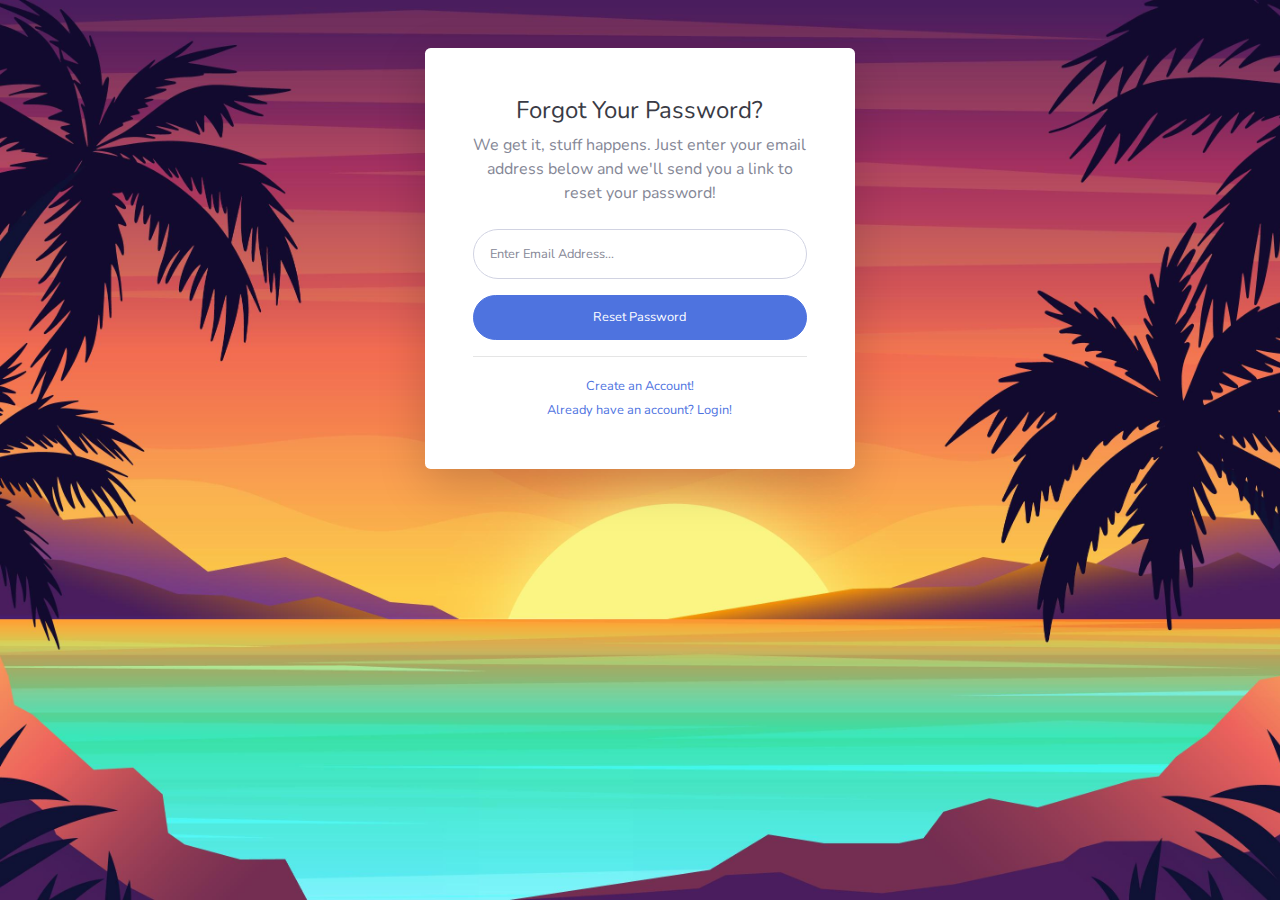
<file: forgot-password.html>
<!DOCTYPE html>
<html lang="en">

<head>

  <meta charset="utf-8">
  <meta http-equiv="X-UA-Compatible" content="IE=edge">
  <meta name="viewport" content="width=device-width, initial-scale=1, shrink-to-fit=no">
  <meta name="description" content="">
  <meta name="author" content="">

  <title>SB Admin 2 - Forgot Password</title>

  <!-- Custom fonts for this template-->
  <link href="vendor/fontawesome-free/css/all.min.css" rel="stylesheet" type="text/css">
  <link href="https://fonts.googleapis.com/css?family=Nunito:200,200i,300,300i,400,400i,600,600i,700,700i,800,800i,900,900i" rel="stylesheet">

  <!-- Custom styles for this template-->
  <link href="css/sb-admin-2.min.css" rel="stylesheet">

</head>

<body class="bg-gradient-primary">

  <div class="container">
    <div class="col-md-6 mr-auto ml-auto">

    <!-- Outer Row -->
    <div class="row justify-content-center">

      <div class="col-xl-10 col-lg-12 col-md-9">

        <div class="card o-hidden border-0 shadow-lg my-5">
          <div class="card-body p-0">
            <!-- Nested Row within Card Body -->
            <div class="row">
              <div class="col-lg-12"></div>
              <div class="col-lg-12">
                <div class="p-5">
                  <div class="text-center">
                    <h1 class="h4 text-gray-900 mb-2">Forgot Your Password?</h1>
                    <p class="mb-4">We get it, stuff happens. Just enter your email address below and we'll send you a link to reset your password!</p>
                  </div>
                  <form class="user">
                    <div class="form-group">
                      <input type="email" class="form-control form-control-user" id="exampleInputEmail" aria-describedby="emailHelp" placeholder="Enter Email Address...">
                    </div>
                    <a href="login.html" class="btn btn-primary btn-user btn-block">
                      Reset Password
                    </a>
                  </form>
                  <hr>
                  <div class="text-center">
                    <a class="small" href="register.html">Create an Account!</a>
                  </div>
                  <div class="text-center">
                    <a class="small" href="login.html">Already have an account? Login!</a>
                  </div>
                </div>
              </div>
            </div>
          </div>
        </div>

      </div>

    </div>
  </div>

  </div>

  <!-- Bootstrap core JavaScript-->
  <script src="vendor/jquery/jquery.min.js"></script>
  <script src="vendor/bootstrap/js/bootstrap.bundle.min.js"></script>

  <!-- Core plugin JavaScript-->
  <script src="vendor/jquery-easing/jquery.easing.min.js"></script>

  <!-- Custom scripts for all pages-->
  <script src="js/sb-admin-2.min.js"></script>

</body>

</html>
</file>
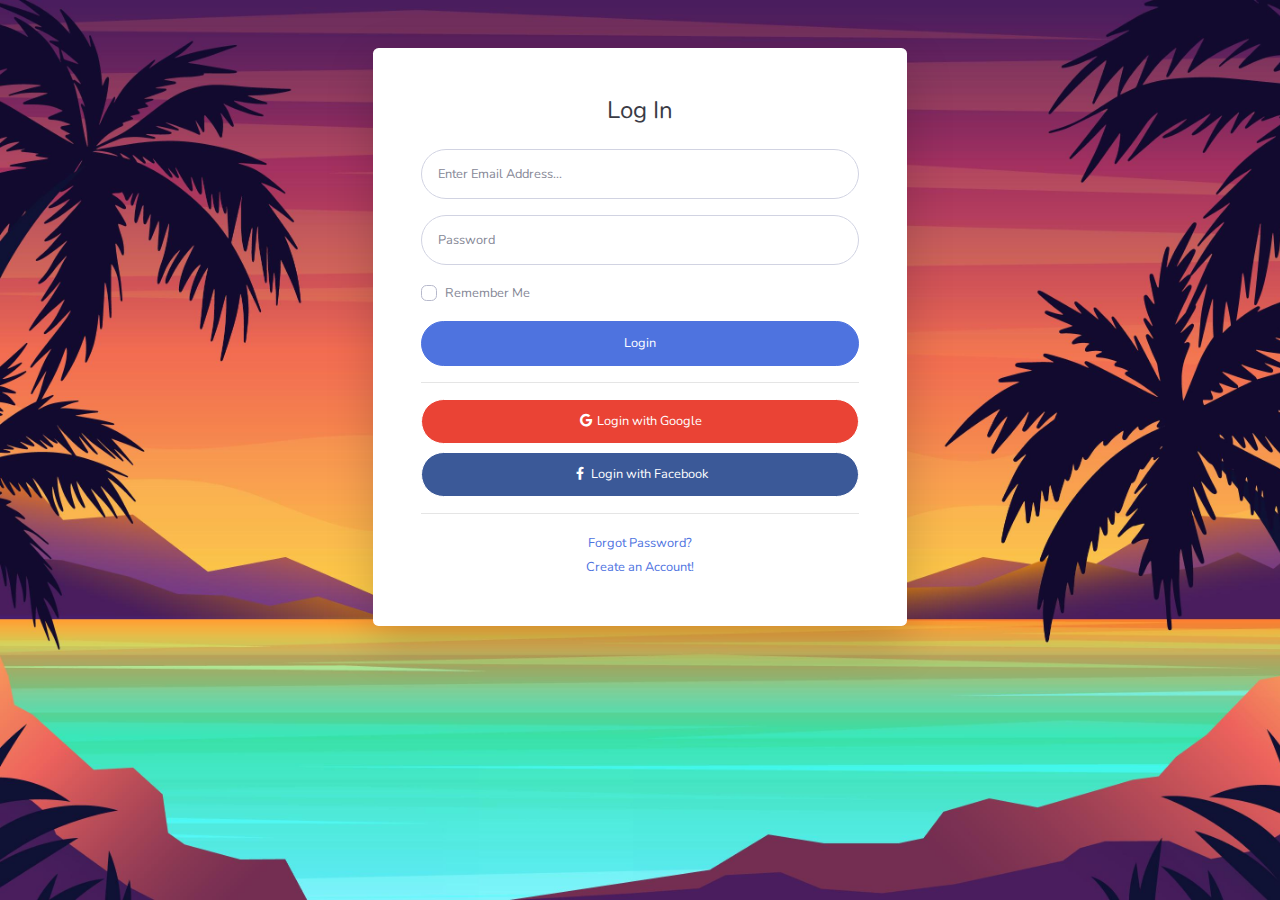
<file: login.html>
<!DOCTYPE html>
<html lang="en">

<head>

  <meta charset="utf-8">
  <meta http-equiv="X-UA-Compatible" content="IE=edge">
  <meta name="viewport" content="width=device-width, initial-scale=1, shrink-to-fit=no">
  <meta name="description" content="">
  <meta name="author" content="">

  <title>SB Admin 2 - Login</title>

  <!-- Custom fonts for this template-->
  <link href="vendor/fontawesome-free/css/all.min.css" rel="stylesheet" type="text/css">
  <link href="https://fonts.googleapis.com/css?family=Nunito:200,200i,300,300i,400,400i,600,600i,700,700i,800,800i,900,900i" rel="stylesheet">

  <!-- Custom styles for this template-->
  <link href="css/sb-admin-2.min.css" rel="stylesheet">

</head>

<body class="bg-gradient-primary">

  <div class="container">

    <!-- Outer Row -->
    <div class="row justify-content-center">

      <div class="col-xl-6 col-lg-12 col-md-9">

        <div class="card o-hidden border-0 shadow-lg my-5">
          <div class="card-body p-0">
            <!-- Nested Row within Card Body -->
            <div class="row">
              
              <div class="col-lg-12">
                <div class="p-5">
                  <div class="text-center">
                    <h1 class="h4 text-gray-900 mb-4">Log In</h1>
                  </div>
                  <form class="user">
                    <div class="form-group">
                      <input type="email" class="form-control form-control-user" id="exampleInputEmail" aria-describedby="emailHelp" placeholder="Enter Email Address...">
                    </div>
                    <div class="form-group">
                      <input type="password" class="form-control form-control-user" id="exampleInputPassword" placeholder="Password">
                    </div>
                    <div class="form-group">
                      <div class="custom-control custom-checkbox small">
                        <input type="checkbox" class="custom-control-input" id="customCheck">
                        <label class="custom-control-label" for="customCheck">Remember Me</label>
                      </div>
                    </div>
                    <a href="index.html" class="btn btn-primary btn-user btn-block">
                      Login
                    </a>
                    <hr>
                    <a href="index.html" class="btn btn-google btn-user btn-block">
                      <i class="fab fa-google fa-fw"></i> Login with Google
                    </a>
                    <a href="index.html" class="btn btn-facebook btn-user btn-block">
                      <i class="fab fa-facebook-f fa-fw"></i> Login with Facebook
                    </a>
                  </form>
                  <hr>
                  <div class="text-center">
                    <a class="small" href="forgot-password.html">Forgot Password?</a>
                  </div>
                  <div class="text-center">
                    <a class="small" href="register.html">Create an Account!</a>
                  </div>
                </div>
              </div>
            </div>
          </div>
        </div>

      </div>

    </div>

  </div>

  <!-- Bootstrap core JavaScript-->
  <script src="vendor/jquery/jquery.min.js"></script>
  <script src="vendor/bootstrap/js/bootstrap.bundle.min.js"></script>

  <!-- Core plugin JavaScript-->
  <script src="vendor/jquery-easing/jquery.easing.min.js"></script>

  <!-- Custom scripts for all pages-->
  <script src="js/sb-admin-2.min.js"></script>

</body>

</html>
</file>
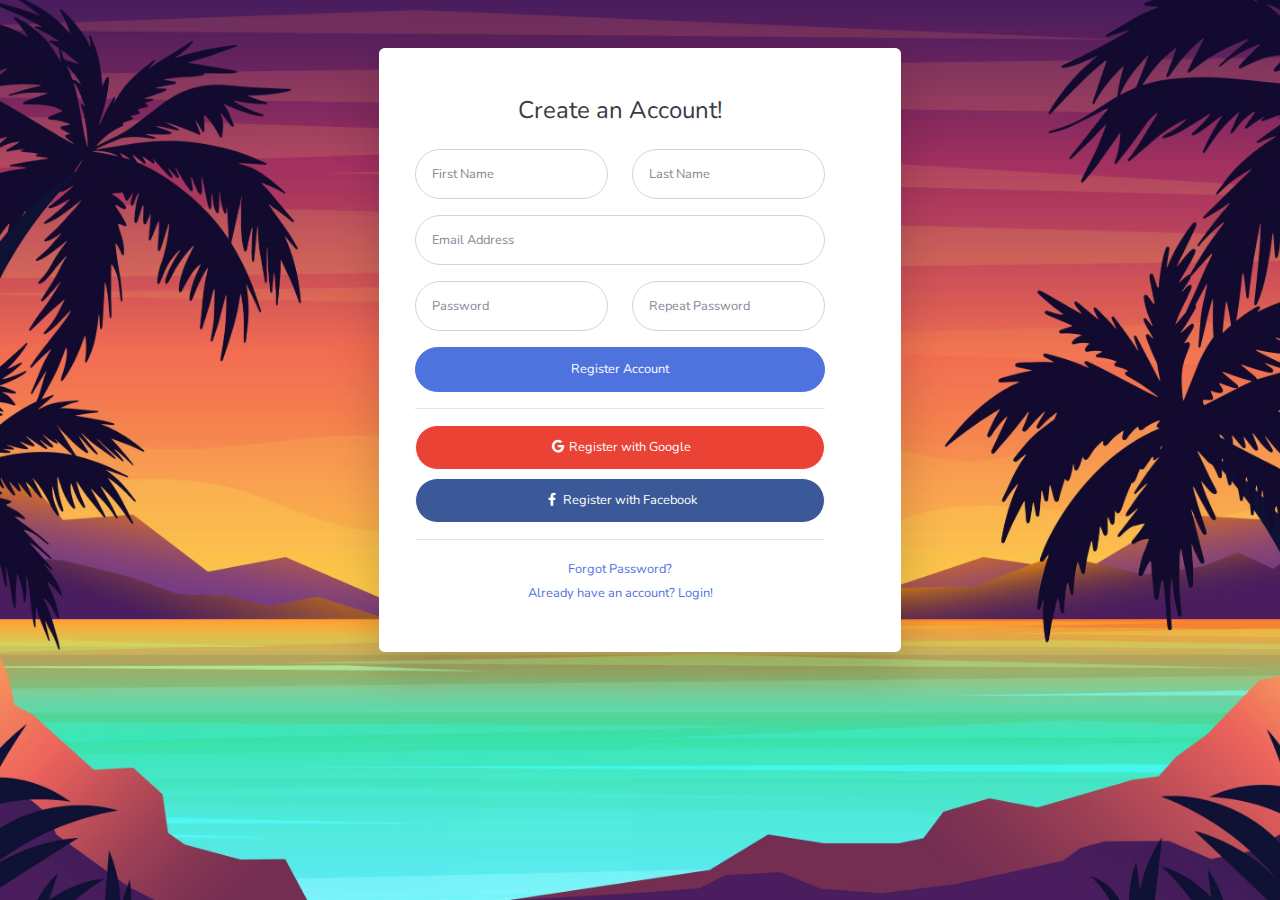
<file: register.html>
<!DOCTYPE html>
<html lang="en">

<head>

  <meta charset="utf-8">
  <meta http-equiv="X-UA-Compatible" content="IE=edge">
  <meta name="viewport" content="width=device-width, initial-scale=1, shrink-to-fit=no">
  <meta name="description" content="">
  <meta name="author" content="">

  <title>SB Admin 2 - Register</title>

  <!-- Custom fonts for this template-->
  <link href="vendor/fontawesome-free/css/all.min.css" rel="stylesheet" type="text/css">
  <link href="https://fonts.googleapis.com/css?family=Nunito:200,200i,300,300i,400,400i,600,600i,700,700i,800,800i,900,900i" rel="stylesheet">

  <!-- Custom styles for this template-->
  <link href="css/sb-admin-2.min.css" rel="stylesheet">

</head>

<body class="bg-gradient-primary">

  <div class="container">
   <div class="col-md-6 mr-auto ml-auto">
    <div class="card o-hidden border-0 shadow-lg my-5">
      <div class="card-body p-0">
        <!-- Nested Row within Card Body -->
        <div class="row">
          <div class="col-lg-12"></div>
          
            <div class="p-5">
              <div class="text-center">
                <h1 class="h4 text-gray-900 mb-4">Create an Account!</h1>
              </div>
              <form class="user">
                <div class="form-group row">
                  <div class="col-sm-6 mb-3 mb-sm-0">
                    <input type="text" class="form-control form-control-user" id="exampleFirstName" placeholder="First Name">
                  </div>
                  <div class="col-sm-6">
                    <input type="text" class="form-control form-control-user" id="exampleLastName" placeholder="Last Name">
                  </div>
                </div>
                <div class="form-group">
                  <input type="email" class="form-control form-control-user" id="exampleInputEmail" placeholder="Email Address">
                </div>
                <div class="form-group row">
                  <div class="col-sm-6 mb-3 mb-sm-0">
                    <input type="password" class="form-control form-control-user" id="exampleInputPassword" placeholder="Password">
                  </div>
                  <div class="col-sm-6">
                    <input type="password" class="form-control form-control-user" id="exampleRepeatPassword" placeholder="Repeat Password">
                  </div>
                </div>
                <a href="index.html" class="btn btn-primary btn-user btn-block">
                  Register Account
                </a>
                <hr>
                <a href="index.html" class="btn btn-google btn-user btn-block">
                  <i class="fab fa-google fa-fw"></i> Register with Google
                </a>
                <a href="index.html" class="btn btn-facebook btn-user btn-block">
                  <i class="fab fa-facebook-f fa-fw"></i> Register with Facebook
                </a>
              </form>
              <hr>
              <div class="text-center">
                <a class="small" href="forgot-password.html">Forgot Password?</a>
              </div>
              <div class="text-center">
                <a class="small" href="login.html">Already have an account? Login!</a>
              </div>
            </div>
          
        </div>
      </div>
    </div>

  </div>
</div>
  <!-- Bootstrap core JavaScript-->
  <script src="vendor/jquery/jquery.min.js"></script>
  <script src="vendor/bootstrap/js/bootstrap.bundle.min.js"></script>

  <!-- Core plugin JavaScript-->
  <script src="vendor/jquery-easing/jquery.easing.min.js"></script>

  <!-- Custom scripts for all pages-->
  <script src="js/sb-admin-2.min.js"></script>

</body>

</html>
</file>
<file: css/sb-admin-2.min.css>
*/:root{--blue:#4e73df;--indigo:#6610f2;--purple:#6f42c1;--pink:#e83e8c;--red:#e74a3b;--orange:#fd7e14;--yellow:#f6c23e;--green:#1cc88a;--teal:#20c9a6;--cyan:#36b9cc;--white:#fff;--gray:#858796;--gray-dark:#5a5c69;--primary:#4e73df;--secondary:#858796;--success:#1cc88a;--info:#36b9cc;--warning:#f6c23e;--danger:#e74a3b;--light:#f8f9fc;--dark:#5a5c69;--breakpoint-xs:0;--breakpoint-sm:576px;--breakpoint-md:768px;--breakpoint-lg:992px;--breakpoint-xl:1200px;--font-family-sans-serif:"Nunito",-apple-system,BlinkMacSystemFont,"Segoe UI",Roboto,"Helvetica Neue",Arial,sans-serif,"Apple Color Emoji","Segoe UI Emoji","Segoe UI Symbol","Noto Color Emoji";--font-family-monospace:SFMono-Regular,Menlo,Monaco,Consolas,"Liberation Mono","Courier New",monospace}*,::after,::before{box-sizing:border-box}html{font-family:sans-serif;line-height:1.15;-webkit-text-size-adjust:100%;-webkit-tap-highlight-color:transparent}article,aside,figcaption,figure,footer,header,hgroup,main,nav,section{display:block}body{margin:0;font-family:Nunito,-apple-system,BlinkMacSystemFont,"Segoe UI",Roboto,"Helvetica Neue",Arial,sans-serif,"Apple Color Emoji","Segoe UI Emoji","Segoe UI Symbol","Noto Color Emoji";font-size:1rem;font-weight:400;line-height:1.5;color:#858796;text-align:left;background-color:#fff}[tabindex="-1"]:focus:not(:focus-visible){outline:0!important}hr{box-sizing:content-box;height:0;overflow:visible}h1,h2,h3,h4,h5,h6{margin-top:0;margin-bottom:.5rem}p{margin-top:0;margin-bottom:1rem}abbr[data-original-title],abbr[title]{text-decoration:underline;-webkit-text-decoration:underline dotted;text-decoration:underline dotted;cursor:help;border-bottom:0;-webkit-text-decoration-skip-ink:none;text-decoration-skip-ink:none}address{margin-bottom:1rem;font-style:normal;line-height:inherit}dl,ol,ul{margin-top:0;margin-bottom:1rem}ol ol,ol ul,ul ol,ul ul{margin-bottom:0}dt{font-weight:700}dd{margin-bottom:.5rem;margin-left:0}blockquote{margin:0 0 1rem}b,strong{font-weight:bolder}small{font-size:80%}sub,sup{position:relative;font-size:75%;line-height:0;vertical-align:baseline}sub{bottom:-.25em}sup{top:-.5em}a{color:#4e73df;text-decoration:none;background-color:transparent}a:hover{color:#224abe;text-decoration:underline}a:not([href]){color:inherit;text-decoration:none}a:not([href]):hover{color:inherit;text-decoration:none}code,kbd,pre,samp{font-family:SFMono-Regular,Menlo,Monaco,Consolas,"Liberation Mono","Courier New",monospace;font-size:1em}pre{margin-top:0;margin-bottom:1rem;overflow:auto;-ms-overflow-style:scrollbar}figure{margin:0 0 1rem}img{vertical-align:middle;border-style:none}svg{overflow:hidden;vertical-align:middle}table{border-collapse:collapse}caption{padding-top:.75rem;padding-bottom:.75rem;color:#858796;text-align:left;caption-side:bottom}th{text-align:inherit}label{display:inline-block;margin-bottom:.5rem}button{border-radius:0}button:focus{outline:1px dotted;outline:5px auto -webkit-focus-ring-color}button,input,optgroup,select,textarea{margin:0;font-family:inherit;font-size:inherit;line-height:inherit}button,input{overflow:visible}button,select{text-transform:none}[role=button]{cursor:pointer}select{word-wrap:normal}[type=button],[type=reset],[type=submit],button{-webkit-appearance:button}[type=button]:not(:disabled),[type=reset]:not(:disabled),[type=submit]:not(:disabled),button:not(:disabled){cursor:pointer}[type=button]::-moz-focus-inner,[type=reset]::-moz-focus-inner,[type=submit]::-moz-focus-inner,button::-moz-focus-inner{padding:0;border-style:none}input[type=checkbox],input[type=radio]{box-sizing:border-box;padding:0}textarea{overflow:auto;resize:vertical}fieldset{min-width:0;padding:0;margin:0;border:0}legend{display:block;width:100%;max-width:100%;padding:0;margin-bottom:.5rem;font-size:1.5rem;line-height:inherit;color:inherit;white-space:normal}progress{vertical-align:baseline}[type=number]::-webkit-inner-spin-button,[type=number]::-webkit-outer-spin-button{height:auto}[type=search]{outline-offset:-2px;-webkit-appearance:none}[type=search]::-webkit-search-decoration{-webkit-appearance:none}::-webkit-file-upload-button{font:inherit;-webkit-appearance:button}output{display:inline-block}summary{display:list-item;cursor:pointer}template{display:none}[hidden]{display:none!important}.h1,.h2,.h3,.h4,.h5,.h6,h1,h2,h3,h4,h5,h6{margin-bottom:.5rem;font-weight:400;line-height:1.2}.h1,h1{font-size:2.5rem}.h2,h2{font-size:2rem}.h3,h3{font-size:1.75rem}.h4,h4{font-size:1.5rem}.h5,h5{font-size:1.25rem}.h6,h6{font-size:1rem}.lead{font-size:1.25rem;font-weight:300}.display-1{font-size:6rem;font-weight:300;line-height:1.2}.display-2{font-size:5.5rem;font-weight:300;line-height:1.2}.display-3{font-size:4.5rem;font-weight:300;line-height:1.2}.display-4{font-size:3.5rem;font-weight:300;line-height:1.2}hr{margin-top:1rem;margin-bottom:1rem;border:0;border-top:1px solid rgba(0,0,0,.1)}.small,small{font-size:80%;font-weight:400}.mark,mark{padding:.2em;background-color:#fcf8e3}.list-unstyled{padding-left:0;list-style:none}.list-inline{padding-left:0;list-style:none}.list-inline-item{display:inline-block}.list-inline-item:not(:last-child){margin-right:.5rem}.initialism{font-size:90%;text-transform:uppercase}.blockquote{margin-bottom:1rem;font-size:1.25rem}.blockquote-footer{display:block;font-size:80%;color:#858796}.blockquote-footer::before{content:"\2014\00A0"}.img-fluid{max-width:100%;height:auto}.img-thumbnail{padding:.25rem;background-color:#fff;border:1px solid #dddfeb;border-radius:.35rem;max-width:100%;height:auto}.figure{display:inline-block}.figure-img{margin-bottom:.5rem;line-height:1}.figure-caption{font-size:90%;color:#858796}code{font-size:87.5%;color:#e83e8c;word-wrap:break-word}a>code{color:inherit}kbd{padding:.2rem .4rem;font-size:87.5%;color:#fff;background-color:#3a3b45;border-radius:.2rem}kbd kbd{padding:0;font-size:100%;font-weight:700}pre{display:block;font-size:87.5%;color:#3a3b45}pre code{font-size:inherit;color:inherit;word-break:normal}.pre-scrollable{max-height:340px;overflow-y:scroll}.container{width:100%;padding-right:.75rem;padding-left:.75rem;margin-right:auto;margin-left:auto}@media (min-width:576px){.container{max-width:540px}}@media (min-width:768px){.container{max-width:720px}}@media (min-width:992px){.container{max-width:960px}}@media (min-width:1200px){.container{max-width:1140px}}.container-fluid,.container-lg,.container-md,.container-sm,.container-xl{width:100%;padding-right:.75rem;padding-left:.75rem;margin-right:auto;margin-left:auto}@media (min-width:576px){.container,.container-sm{max-width:540px}}@media (min-width:768px){.container,.container-md,.container-sm{max-width:720px}}@media (min-width:992px){.container,.container-lg,.container-md,.container-sm{max-width:960px}}@media (min-width:1200px){.container,.container-lg,.container-md,.container-sm,.container-xl{max-width:1140px}}.row{display:flex;flex-wrap:wrap;margin-right:-.75rem;margin-left:-.75rem}.no-gutters{margin-right:0;margin-left:0}.no-gutters>.col,.no-gutters>[class*=col-]{padding-right:0;padding-left:0}.col,.col-1,.col-10,.col-11,.col-12,.col-2,.col-3,.col-4,.col-5,.col-6,.col-7,.col-8,.col-9,.col-auto,.col-lg,.col-lg-1,.col-lg-10,.col-lg-11,.col-lg-12,.col-lg-2,.col-lg-3,.col-lg-4,.col-lg-5,.col-lg-6,.col-lg-7,.col-lg-8,.col-lg-9,.col-lg-auto,.col-md,.col-md-1,.col-md-10,.col-md-11,.col-md-12,.col-md-2,.col-md-3,.col-md-4,.col-md-5,.col-md-6,.col-md-7,.col-md-8,.col-md-9,.col-md-auto,.col-sm,.col-sm-1,.col-sm-10,.col-sm-11,.col-sm-12,.col-sm-2,.col-sm-3,.col-sm-4,.col-sm-5,.col-sm-6,.col-sm-7,.col-sm-8,.col-sm-9,.col-sm-auto,.col-xl,.col-xl-1,.col-xl-10,.col-xl-11,.col-xl-12,.col-xl-2,.col-xl-3,.col-xl-4,.col-xl-5,.col-xl-6,.col-xl-7,.col-xl-8,.col-xl-9,.col-xl-auto{position:relative;width:100%;padding-right:.75rem;padding-left:.75rem}.col{flex-basis:0;flex-grow:1;min-width:0;max-width:100%}.row-cols-1>*{flex:0 0 100%;max-width:100%}.row-cols-2>*{flex:0 0 50%;max-width:50%}.row-cols-3>*{flex:0 0 33.33333%;max-width:33.33333%}.row-cols-4>*{flex:0 0 25%;max-width:25%}.row-cols-5>*{flex:0 0 20%;max-width:20%}.row-cols-6>*{flex:0 0 16.66667%;max-width:16.66667%}.col-auto{flex:0 0 auto;width:auto;max-width:100%}.col-1{flex:0 0 8.33333%;max-width:8.33333%}.col-2{flex:0 0 16.66667%;max-width:16.66667%}.col-3{flex:0 0 25%;max-width:25%}.col-4{flex:0 0 33.33333%;max-width:33.33333%}.col-5{flex:0 0 41.66667%;max-width:41.66667%}.col-6{flex:0 0 50%;max-width:50%}.col-7{flex:0 0 58.33333%;max-width:58.33333%}.col-8{flex:0 0 66.66667%;max-width:66.66667%}.col-9{flex:0 0 75%;max-width:75%}.col-10{flex:0 0 83.33333%;max-width:83.33333%}.col-11{flex:0 0 91.66667%;max-width:91.66667%}.col-12{flex:0 0 100%;max-width:100%}.order-first{order:-1}.order-last{order:13}.order-0{order:0}.order-1{order:1}.order-2{order:2}.order-3{order:3}.order-4{order:4}.order-5{order:5}.order-6{order:6}.order-7{order:7}.order-8{order:8}.order-9{order:9}.order-10{order:10}.order-11{order:11}.order-12{order:12}.offset-1{margin-left:8.33333%}.offset-2{margin-left:16.66667%}.offset-3{margin-left:25%}.offset-4{margin-left:33.33333%}.offset-5{margin-left:41.66667%}.offset-6{margin-left:50%}.offset-7{margin-left:58.33333%}.offset-8{margin-left:66.66667%}.offset-9{margin-left:75%}.offset-10{margin-left:83.33333%}.offset-11{margin-left:91.66667%}@media (min-width:576px){.col-sm{flex-basis:0;flex-grow:1;min-width:0;max-width:100%}.row-cols-sm-1>*{flex:0 0 100%;max-width:100%}.row-cols-sm-2>*{flex:0 0 50%;max-width:50%}.row-cols-sm-3>*{flex:0 0 33.33333%;max-width:33.33333%}.row-cols-sm-4>*{flex:0 0 25%;max-width:25%}.row-cols-sm-5>*{flex:0 0 20%;max-width:20%}.row-cols-sm-6>*{flex:0 0 16.66667%;max-width:16.66667%}.col-sm-auto{flex:0 0 auto;width:auto;max-width:100%}.col-sm-1{flex:0 0 8.33333%;max-width:8.33333%}.col-sm-2{flex:0 0 16.66667%;max-width:16.66667%}.col-sm-3{flex:0 0 25%;max-width:25%}.col-sm-4{flex:0 0 33.33333%;max-width:33.33333%}.col-sm-5{flex:0 0 41.66667%;max-width:41.66667%}.col-sm-6{flex:0 0 50%;max-width:50%}.col-sm-7{flex:0 0 58.33333%;max-width:58.33333%}.col-sm-8{flex:0 0 66.66667%;max-width:66.66667%}.col-sm-9{flex:0 0 75%;max-width:75%}.col-sm-10{flex:0 0 83.33333%;max-width:83.33333%}.col-sm-11{flex:0 0 91.66667%;max-width:91.66667%}.col-sm-12{flex:0 0 100%;max-width:100%}.order-sm-first{order:-1}.order-sm-last{order:13}.order-sm-0{order:0}.order-sm-1{order:1}.order-sm-2{order:2}.order-sm-3{order:3}.order-sm-4{order:4}.order-sm-5{order:5}.order-sm-6{order:6}.order-sm-7{order:7}.order-sm-8{order:8}.order-sm-9{order:9}.order-sm-10{order:10}.order-sm-11{order:11}.order-sm-12{order:12}.offset-sm-0{margin-left:0}.offset-sm-1{margin-left:8.33333%}.offset-sm-2{margin-left:16.66667%}.offset-sm-3{margin-left:25%}.offset-sm-4{margin-left:33.33333%}.offset-sm-5{margin-left:41.66667%}.offset-sm-6{margin-left:50%}.offset-sm-7{margin-left:58.33333%}.offset-sm-8{margin-left:66.66667%}.offset-sm-9{margin-left:75%}.offset-sm-10{margin-left:83.33333%}.offset-sm-11{margin-left:91.66667%}}@media (min-width:768px){.col-md{flex-basis:0;flex-grow:1;min-width:0;max-width:100%}.row-cols-md-1>*{flex:0 0 100%;max-width:100%}.row-cols-md-2>*{flex:0 0 50%;max-width:50%}.row-cols-md-3>*{flex:0 0 33.33333%;max-width:33.33333%}.row-cols-md-4>*{flex:0 0 25%;max-width:25%}.row-cols-md-5>*{flex:0 0 20%;max-width:20%}.row-cols-md-6>*{flex:0 0 16.66667%;max-width:16.66667%}.col-md-auto{flex:0 0 auto;width:auto;max-width:100%}.col-md-1{flex:0 0 8.33333%;max-width:8.33333%}.col-md-2{flex:0 0 16.66667%;max-width:16.66667%}.col-md-3{flex:0 0 25%;max-width:25%}.col-md-4{flex:0 0 33.33333%;max-width:33.33333%}.col-md-5{flex:0 0 41.66667%;max-width:41.66667%}.col-md-6{flex:0 0 50%;max-width:50%}.col-md-7{flex:0 0 58.33333%;max-width:58.33333%}.col-md-8{flex:0 0 66.66667%;max-width:66.66667%}.col-md-9{flex:0 0 75%;max-width:75%}.col-md-10{flex:0 0 83.33333%;max-width:83.33333%}.col-md-11{flex:0 0 91.66667%;max-width:91.66667%}.col-md-12{flex:0 0 100%;max-width:100%}.order-md-first{order:-1}.order-md-last{order:13}.order-md-0{order:0}.order-md-1{order:1}.order-md-2{order:2}.order-md-3{order:3}.order-md-4{order:4}.order-md-5{order:5}.order-md-6{order:6}.order-md-7{order:7}.order-md-8{order:8}.order-md-9{order:9}.order-md-10{order:10}.order-md-11{order:11}.order-md-12{order:12}.offset-md-0{margin-left:0}.offset-md-1{margin-left:8.33333%}.offset-md-2{margin-left:16.66667%}.offset-md-3{margin-left:25%}.offset-md-4{margin-left:33.33333%}.offset-md-5{margin-left:41.66667%}.offset-md-6{margin-left:50%}.offset-md-7{margin-left:58.33333%}.offset-md-8{margin-left:66.66667%}.offset-md-9{margin-left:75%}.offset-md-10{margin-left:83.33333%}.offset-md-11{margin-left:91.66667%}}@media (min-width:992px){.col-lg{flex-basis:0;flex-grow:1;min-width:0;max-width:100%}.row-cols-lg-1>*{flex:0 0 100%;max-width:100%}.row-cols-lg-2>*{flex:0 0 50%;max-width:50%}.row-cols-lg-3>*{flex:0 0 33.33333%;max-width:33.33333%}.row-cols-lg-4>*{flex:0 0 25%;max-width:25%}.row-cols-lg-5>*{flex:0 0 20%;max-width:20%}.row-cols-lg-6>*{flex:0 0 16.66667%;max-width:16.66667%}.col-lg-auto{flex:0 0 auto;width:auto;max-width:100%}.col-lg-1{flex:0 0 8.33333%;max-width:8.33333%}.col-lg-2{flex:0 0 16.66667%;max-width:16.66667%}.col-lg-3{flex:0 0 25%;max-width:25%}.col-lg-4{flex:0 0 33.33333%;max-width:33.33333%}.col-lg-5{flex:0 0 41.66667%;max-width:41.66667%}.col-lg-6{flex:0 0 50%;max-width:50%}.col-lg-7{flex:0 0 58.33333%;max-width:58.33333%}.col-lg-8{flex:0 0 66.66667%;max-width:66.66667%}.col-lg-9{flex:0 0 75%;max-width:75%}.col-lg-10{flex:0 0 83.33333%;max-width:83.33333%}.col-lg-11{flex:0 0 91.66667%;max-width:91.66667%}.col-lg-12{flex:0 0 100%;max-width:100%}.order-lg-first{order:-1}.order-lg-last{order:13}.order-lg-0{order:0}.order-lg-1{order:1}.order-lg-2{order:2}.order-lg-3{order:3}.order-lg-4{order:4}.order-lg-5{order:5}.order-lg-6{order:6}.order-lg-7{order:7}.order-lg-8{order:8}.order-lg-9{order:9}.order-lg-10{order:10}.order-lg-11{order:11}.order-lg-12{order:12}.offset-lg-0{margin-left:0}.offset-lg-1{margin-left:8.33333%}.offset-lg-2{margin-left:16.66667%}.offset-lg-3{margin-left:25%}.offset-lg-4{margin-left:33.33333%}.offset-lg-5{margin-left:41.66667%}.offset-lg-6{margin-left:50%}.offset-lg-7{margin-left:58.33333%}.offset-lg-8{margin-left:66.66667%}.offset-lg-9{margin-left:75%}.offset-lg-10{margin-left:83.33333%}.offset-lg-11{margin-left:91.66667%}}@media (min-width:1200px){.col-xl{flex-basis:0;flex-grow:1;min-width:0;max-width:100%}.row-cols-xl-1>*{flex:0 0 100%;max-width:100%}.row-cols-xl-2>*{flex:0 0 50%;max-width:50%}.row-cols-xl-3>*{flex:0 0 33.33333%;max-width:33.33333%}.row-cols-xl-4>*{flex:0 0 25%;max-width:25%}.row-cols-xl-5>*{flex:0 0 20%;max-width:20%}.row-cols-xl-6>*{flex:0 0 16.66667%;max-width:16.66667%}.col-xl-auto{flex:0 0 auto;width:auto;max-width:100%}.col-xl-1{flex:0 0 8.33333%;max-width:8.33333%}.col-xl-2{flex:0 0 16.66667%;max-width:16.66667%}.col-xl-3{flex:0 0 25%;max-width:25%}.col-xl-4{flex:0 0 33.33333%;max-width:33.33333%}.col-xl-5{flex:0 0 41.66667%;max-width:41.66667%}.col-xl-6{flex:0 0 50%;max-width:50%}.col-xl-7{flex:0 0 58.33333%;max-width:58.33333%}.col-xl-8{flex:0 0 66.66667%;max-width:66.66667%}.col-xl-9{flex:0 0 75%;max-width:75%}.col-xl-10{flex:0 0 83.33333%;max-width:83.33333%}.col-xl-11{flex:0 0 91.66667%;max-width:91.66667%}.col-xl-12{flex:0 0 100%;max-width:100%}.order-xl-first{order:-1}.order-xl-last{order:13}.order-xl-0{order:0}.order-xl-1{order:1}.order-xl-2{order:2}.order-xl-3{order:3}.order-xl-4{order:4}.order-xl-5{order:5}.order-xl-6{order:6}.order-xl-7{order:7}.order-xl-8{order:8}.order-xl-9{order:9}.order-xl-10{order:10}.order-xl-11{order:11}.order-xl-12{order:12}.offset-xl-0{margin-left:0}.offset-xl-1{margin-left:8.33333%}.offset-xl-2{margin-left:16.66667%}.offset-xl-3{margin-left:25%}.offset-xl-4{margin-left:33.33333%}.offset-xl-5{margin-left:41.66667%}.offset-xl-6{margin-left:50%}.offset-xl-7{margin-left:58.33333%}.offset-xl-8{margin-left:66.66667%}.offset-xl-9{margin-left:75%}.offset-xl-10{margin-left:83.33333%}.offset-xl-11{margin-left:91.66667%}}.table{width:100%;margin-bottom:1rem;color:#858796}.table td,.table th{padding:.75rem;vertical-align:top;border-top:1px solid #e3e6f0}.table thead th{vertical-align:bottom;border-bottom:2px solid #e3e6f0}.table tbody+tbody{border-top:2px solid #e3e6f0}.table-sm td,.table-sm th{padding:.3rem}.table-bordered{border:1px solid #e3e6f0}.table-bordered td,.table-bordered th{border:1px solid #e3e6f0}.table-bordered thead td,.table-bordered thead th{border-bottom-width:2px}.table-borderless tbody+tbody,.table-borderless td,.table-borderless th,.table-borderless thead th{border:0}.table-striped tbody tr:nth-of-type(odd){background-color:rgba(0,0,0,.05)}.table-hover tbody tr:hover{color:#858796;background-color:rgba(0,0,0,.075)}.table-primary,.table-primary>td,.table-primary>th{background-color:#cdd8f6}.table-primary tbody+tbody,.table-primary td,.table-primary th,.table-primary thead th{border-color:#a3b6ee}.table-hover .table-primary:hover{background-color:#b7c7f2}.table-hover .table-primary:hover>td,.table-hover .table-primary:hover>th{background-color:#b7c7f2}.table-secondary,.table-secondary>td,.table-secondary>th{background-color:#dddde2}.table-secondary tbody+tbody,.table-secondary td,.table-secondary th,.table-secondary thead th{border-color:#c0c1c8}.table-hover .table-secondary:hover{background-color:#cfcfd6}.table-hover .table-secondary:hover>td,.table-hover .table-secondary:hover>th{background-color:#cfcfd6}.table-success,.table-success>td,.table-success>th{background-color:#bff0de}.table-success tbody+tbody,.table-success td,.table-success th,.table-success thead th{border-color:#89e2c2}.table-hover .table-success:hover{background-color:#aaebd3}.table-hover .table-success:hover>td,.table-hover .table-success:hover>th{background-color:#aaebd3}.table-info,.table-info>td,.table-info>th{background-color:#c7ebf1}.table-info tbody+tbody,.table-info td,.table-info th,.table-info thead th{border-color:#96dbe4}.table-hover .table-info:hover{background-color:#b3e4ec}.table-hover .table-info:hover>td,.table-hover .table-info:hover>th{background-color:#b3e4ec}.table-warning,.table-warning>td,.table-warning>th{background-color:#fceec9}.table-warning tbody+tbody,.table-warning td,.table-warning th,.table-warning thead th{border-color:#fadf9b}.table-hover .table-warning:hover{background-color:#fbe6b1}.table-hover .table-warning:hover>td,.table-hover .table-warning:hover>th{background-color:#fbe6b1}.table-danger,.table-danger>td,.table-danger>th{background-color:#f8ccc8}.table-danger tbody+tbody,.table-danger td,.table-danger th,.table-danger thead th{border-color:#f3a199}.table-hover .table-danger:hover{background-color:#f5b7b1}.table-hover .table-danger:hover>td,.table-hover .table-danger:hover>th{background-color:#f5b7b1}.table-light,.table-light>td,.table-light>th{background-color:#fdfdfe}.table-light tbody+tbody,.table-light td,.table-light th,.table-light thead th{border-color:#fbfcfd}.table-hover .table-light:hover{background-color:#ececf6}.table-hover .table-light:hover>td,.table-hover .table-light:hover>th{background-color:#ececf6}.table-dark,.table-dark>td,.table-dark>th{background-color:#d1d1d5}.table-dark tbody+tbody,.table-dark td,.table-dark th,.table-dark thead th{border-color:#a9aab1}.table-hover .table-dark:hover{background-color:#c4c4c9}.table-hover .table-dark:hover>td,.table-hover .table-dark:hover>th{background-color:#c4c4c9}.table-active,.table-active>td,.table-active>th{background-color:rgba(0,0,0,.075)}.table-hover .table-active:hover{background-color:rgba(0,0,0,.075)}.table-hover .table-active:hover>td,.table-hover .table-active:hover>th{background-color:rgba(0,0,0,.075)}.table .thead-dark th{color:#fff;background-color:#5a5c69;border-color:#6c6e7e}.table .thead-light th{color:#6e707e;background-color:#eaecf4;border-color:#e3e6f0}.table-dark{color:#fff;background-color:#5a5c69}.table-dark td,.table-dark th,.table-dark thead th{border-color:#6c6e7e}.table-dark.table-bordered{border:0}.table-dark.table-striped tbody tr:nth-of-type(odd){background-color:rgba(255,255,255,.05)}.table-dark.table-hover tbody tr:hover{color:#fff;background-color:rgba(255,255,255,.075)}@media (max-width:575.98px){.table-responsive-sm{display:block;width:100%;overflow-x:auto;-webkit-overflow-scrolling:touch}.table-responsive-sm>.table-bordered{border:0}}@media (max-width:767.98px){.table-responsive-md{display:block;width:100%;overflow-x:auto;-webkit-overflow-scrolling:touch}.table-responsive-md>.table-bordered{border:0}}@media (max-width:991.98px){.table-responsive-lg{display:block;width:100%;overflow-x:auto;-webkit-overflow-scrolling:touch}.table-responsive-lg>.table-bordered{border:0}}@media (max-width:1199.98px){.table-responsive-xl{display:block;width:100%;overflow-x:auto;-webkit-overflow-scrolling:touch}.table-responsive-xl>.table-bordered{border:0}}.table-responsive{display:block;width:100%;overflow-x:auto;-webkit-overflow-scrolling:touch}.table-responsive>.table-bordered{border:0}.form-control{display:block;width:100%;height:calc(1.5em + .75rem + 2px);padding:.375rem .75rem;font-size:1rem;font-weight:400;line-height:1.5;color:#6e707e;background-color:#fff;background-clip:padding-box;border:1px solid #d1d3e2;border-radius:.35rem;transition:border-color .15s ease-in-out,box-shadow .15s ease-in-out}@media (prefers-reduced-motion:reduce){.form-control{transition:none}}.form-control::-ms-expand{background-color:transparent;border:0}.form-control:-moz-focusring{color:transparent;text-shadow:0 0 0 #6e707e}.form-control:focus{color:#6e707e;background-color:#fff;border-color:#bac8f3;outline:0;box-shadow:0 0 0 .2rem rgba(78,115,223,.25)}.form-control::-webkit-input-placeholder{color:#858796;opacity:1}.form-control::-moz-placeholder{color:#858796;opacity:1}.form-control:-ms-input-placeholder{color:#858796;opacity:1}.form-control::-ms-input-placeholder{color:#858796;opacity:1}.form-control::placeholder{color:#858796;opacity:1}.form-control:disabled,.form-control[readonly]{background-color:#eaecf4;opacity:1}input[type=date].form-control,input[type=datetime-local].form-control,input[type=month].form-control,input[type=time].form-control{-webkit-appearance:none;-moz-appearance:none;appearance:none}select.form-control:focus::-ms-value{color:#6e707e;background-color:#fff}.form-control-file,.form-control-range{display:block;width:100%}.col-form-label{padding-top:calc(.375rem + 1px);padding-bottom:calc(.375rem + 1px);margin-bottom:0;font-size:inherit;line-height:1.5}.col-form-label-lg{padding-top:calc(.5rem + 1px);padding-bottom:calc(.5rem + 1px);font-size:1.25rem;line-height:1.5}.col-form-label-sm{padding-top:calc(.25rem + 1px);padding-bottom:calc(.25rem + 1px);font-size:.875rem;line-height:1.5}.form-control-plaintext{display:block;width:100%;padding:.375rem 0;margin-bottom:0;font-size:1rem;line-height:1.5;color:#858796;background-color:transparent;border:solid transparent;border-width:1px 0}.form-control-plaintext.form-control-lg,.form-control-plaintext.form-control-sm{padding-right:0;padding-left:0}.form-control-sm{height:calc(1.5em + .5rem + 2px);padding:.25rem .5rem;font-size:.875rem;line-height:1.5;border-radius:.2rem}.form-control-lg{height:calc(1.5em + 1rem + 2px);padding:.5rem 1rem;font-size:1.25rem;line-height:1.5;border-radius:.3rem}select.form-control[multiple],select.form-control[size]{height:auto}textarea.form-control{height:auto}.form-group{margin-bottom:1rem}.form-text{display:block;margin-top:.25rem}.form-row{display:flex;flex-wrap:wrap;margin-right:-5px;margin-left:-5px}.form-row>.col,.form-row>[class*=col-]{padding-right:5px;padding-left:5px}.form-check{position:relative;display:block;padding-left:1.25rem}.form-check-input{position:absolute;margin-top:.3rem;margin-left:-1.25rem}.form-check-input:disabled~.form-check-label,.form-check-input[disabled]~.form-check-label{color:#858796}.form-check-label{margin-bottom:0}.form-check-inline{display:inline-flex;align-items:center;padding-left:0;margin-right:.75rem}.form-check-inline .form-check-input{position:static;margin-top:0;margin-right:.3125rem;margin-left:0}.valid-feedback{display:none;width:100%;margin-top:.25rem;font-size:80%;color:#1cc88a}.valid-tooltip{position:absolute;top:100%;z-index:5;display:none;max-width:100%;padding:.25rem .5rem;margin-top:.1rem;font-size:.875rem;line-height:1.5;color:#fff;background-color:rgba(28,200,138,.9);border-radius:.35rem}.is-valid~.valid-feedback,.is-valid~.valid-tooltip,.was-validated :valid~.valid-feedback,.was-validated :valid~.valid-tooltip{display:block}.form-control.is-valid,.was-validated .form-control:valid{border-color:#1cc88a;padding-right:calc(1.5em + .75rem);background-image:url("data:image/svg+xml,%3csvg xmlns='http://www.w3.org/2000/svg' width='8' height='8' viewBox='0 0 8 8'%3e%3cpath fill='%231cc88a' d='M2.3 6.73L.6 4.53c-.4-1.04.46-1.4 1.1-.8l1.1 1.4 3.4-3.8c.6-.63 1.6-.27 1.2.7l-4 4.6c-.43.5-.8.4-1.1.1z'/%3e%3c/svg%3e");background-repeat:no-repeat;background-position:right calc(.375em + .1875rem) center;background-size:calc(.75em + .375rem) calc(.75em + .375rem)}.form-control.is-valid:focus,.was-validated .form-control:valid:focus{border-color:#1cc88a;box-shadow:0 0 0 .2rem rgba(28,200,138,.25)}.was-validated textarea.form-control:valid,textarea.form-control.is-valid{padding-right:calc(1.5em + .75rem);background-position:top calc(.375em + .1875rem) right calc(.375em + .1875rem)}.custom-select.is-valid,.was-validated .custom-select:valid{border-color:#1cc88a;padding-right:calc(.75em + 2.3125rem);background:url("data:image/svg+xml,%3csvg xmlns='http://www.w3.org/2000/svg' width='4' height='5' viewBox='0 0 4 5'%3e%3cpath fill='%235a5c69' d='M2 0L0 2h4zm0 5L0 3h4z'/%3e%3c/svg%3e") no-repeat right .75rem center/8px 10px,url("data:image/svg+xml,%3csvg xmlns='http://www.w3.org/2000/svg' width='8' height='8' viewBox='0 0 8 8'%3e%3cpath fill='%231cc88a' d='M2.3 6.73L.6 4.53c-.4-1.04.46-1.4 1.1-.8l1.1 1.4 3.4-3.8c.6-.63 1.6-.27 1.2.7l-4 4.6c-.43.5-.8.4-1.1.1z'/%3e%3c/svg%3e") #fff no-repeat center right 1.75rem/calc(.75em + .375rem) calc(.75em + .375rem)}.custom-select.is-valid:focus,.was-validated .custom-select:valid:focus{border-color:#1cc88a;box-shadow:0 0 0 .2rem rgba(28,200,138,.25)}.form-check-input.is-valid~.form-check-label,.was-validated .form-check-input:valid~.form-check-label{color:#1cc88a}.form-check-input.is-valid~.valid-feedback,.form-check-input.is-valid~.valid-tooltip,.was-validated .form-check-input:valid~.valid-feedback,.was-validated .form-check-input:valid~.valid-tooltip{display:block}.custom-control-input.is-valid~.custom-control-label,.was-validated .custom-control-input:valid~.custom-control-label{color:#1cc88a}.custom-control-input.is-valid~.custom-control-label::before,.was-validated .custom-control-input:valid~.custom-control-label::before{border-color:#1cc88a}.custom-control-input.is-valid:checked~.custom-control-label::before,.was-validated .custom-control-input:valid:checked~.custom-control-label::before{border-color:#34e3a4;background-color:#34e3a4}.custom-control-input.is-valid:focus~.custom-control-label::before,.was-validated .custom-control-input:valid:focus~.custom-control-label::before{box-shadow:0 0 0 .2rem rgba(28,200,138,.25)}.custom-control-input.is-valid:focus:not(:checked)~.custom-control-label::before,.was-validated .custom-control-input:valid:focus:not(:checked)~.custom-control-label::before{border-color:#1cc88a}.custom-file-input.is-valid~.custom-file-label,.was-validated .custom-file-input:valid~.custom-file-label{border-color:#1cc88a}.custom-file-input.is-valid:focus~.custom-file-label,.was-validated .custom-file-input:valid:focus~.custom-file-label{border-color:#1cc88a;box-shadow:0 0 0 .2rem rgba(28,200,138,.25)}.invalid-feedback{display:none;width:100%;margin-top:.25rem;font-size:80%;color:#e74a3b}.invalid-tooltip{position:absolute;top:100%;z-index:5;display:none;max-width:100%;padding:.25rem .5rem;margin-top:.1rem;font-size:.875rem;line-height:1.5;color:#fff;background-color:rgba(231,74,59,.9);border-radius:.35rem}.is-invalid~.invalid-feedback,.is-invalid~.invalid-tooltip,.was-validated :invalid~.invalid-feedback,.was-validated :invalid~.invalid-tooltip{display:block}.form-control.is-invalid,.was-validated .form-control:invalid{border-color:#e74a3b;padding-right:calc(1.5em + .75rem);background-image:url("data:image/svg+xml,%3csvg xmlns='http://www.w3.org/2000/svg' width='12' height='12' fill='none' stroke='%23e74a3b' viewBox='0 0 12 12'%3e%3ccircle cx='6' cy='6' r='4.5'/%3e%3cpath stroke-linejoin='round' d='M5.8 3.6h.4L6 6.5z'/%3e%3ccircle cx='6' cy='8.2' r='.6' fill='%23e74a3b' stroke='none'/%3e%3c/svg%3e");background-repeat:no-repeat;background-position:right calc(.375em + .1875rem) center;background-size:calc(.75em + .375rem) calc(.75em + .375rem)}.form-control.is-invalid:focus,.was-validated .form-control:invalid:focus{border-color:#e74a3b;box-shadow:0 0 0 .2rem rgba(231,74,59,.25)}.was-validated textarea.form-control:invalid,textarea.form-control.is-invalid{padding-right:calc(1.5em + .75rem);background-position:top calc(.375em + .1875rem) right calc(.375em + .1875rem)}.custom-select.is-invalid,.was-validated .custom-select:invalid{border-color:#e74a3b;padding-right:calc(.75em + 2.3125rem);background:url("data:image/svg+xml,%3csvg xmlns='http://www.w3.org/2000/svg' width='4' height='5' viewBox='0 0 4 5'%3e%3cpath fill='%235a5c69' d='M2 0L0 2h4zm0 5L0 3h4z'/%3e%3c/svg%3e") no-repeat right .75rem center/8px 10px,url("data:image/svg+xml,%3csvg xmlns='http://www.w3.org/2000/svg' width='12' height='12' fill='none' stroke='%23e74a3b' viewBox='0 0 12 12'%3e%3ccircle cx='6' cy='6' r='4.5'/%3e%3cpath stroke-linejoin='round' d='M5.8 3.6h.4L6 6.5z'/%3e%3ccircle cx='6' cy='8.2' r='.6' fill='%23e74a3b' stroke='none'/%3e%3c/svg%3e") #fff no-repeat center right 1.75rem/calc(.75em + .375rem) calc(.75em + .375rem)}.custom-select.is-invalid:focus,.was-validated .custom-select:invalid:focus{border-color:#e74a3b;box-shadow:0 0 0 .2rem rgba(231,74,59,.25)}.form-check-input.is-invalid~.form-check-label,.was-validated .form-check-input:invalid~.form-check-label{color:#e74a3b}.form-check-input.is-invalid~.invalid-feedback,.form-check-input.is-invalid~.invalid-tooltip,.was-validated .form-check-input:invalid~.invalid-feedback,.was-validated .form-check-input:invalid~.invalid-tooltip{display:block}.custom-control-input.is-invalid~.custom-control-label,.was-validated .custom-control-input:invalid~.custom-control-label{color:#e74a3b}.custom-control-input.is-invalid~.custom-control-label::before,.was-validated .custom-control-input:invalid~.custom-control-label::before{border-color:#e74a3b}.custom-control-input.is-invalid:checked~.custom-control-label::before,.was-validated .custom-control-input:invalid:checked~.custom-control-label::before{border-color:#ed7468;background-color:#ed7468}.custom-control-input.is-invalid:focus~.custom-control-label::before,.was-validated .custom-control-input:invalid:focus~.custom-control-label::before{box-shadow:0 0 0 .2rem rgba(231,74,59,.25)}.custom-control-input.is-invalid:focus:not(:checked)~.custom-control-label::before,.was-validated .custom-control-input:invalid:focus:not(:checked)~.custom-control-label::before{border-color:#e74a3b}.custom-file-input.is-invalid~.custom-file-label,.was-validated .custom-file-input:invalid~.custom-file-label{border-color:#e74a3b}.custom-file-input.is-invalid:focus~.custom-file-label,.was-validated .custom-file-input:invalid:focus~.custom-file-label{border-color:#e74a3b;box-shadow:0 0 0 .2rem rgba(231,74,59,.25)}.form-inline{display:flex;flex-flow:row wrap;align-items:center}.form-inline .form-check{width:100%}@media (min-width:576px){.form-inline label{display:flex;align-items:center;justify-content:center;margin-bottom:0}.form-inline .form-group{display:flex;flex:0 0 auto;flex-flow:row wrap;align-items:center;margin-bottom:0}.form-inline .form-control{display:inline-block;width:auto;vertical-align:middle}.form-inline .form-control-plaintext{display:inline-block}.form-inline .custom-select,.form-inline .input-group{width:auto}.form-inline .form-check{display:flex;align-items:center;justify-content:center;width:auto;padding-left:0}.form-inline .form-check-input{position:relative;flex-shrink:0;margin-top:0;margin-right:.25rem;margin-left:0}.form-inline .custom-control{align-items:center;justify-content:center}.form-inline .custom-control-label{margin-bottom:0}}.btn{display:inline-block;font-weight:400;color:#858796;text-align:center;vertical-align:middle;-webkit-user-select:none;-moz-user-select:none;-ms-user-select:none;user-select:none;background-color:transparent;border:1px solid transparent;padding:.375rem .75rem;font-size:1rem;line-height:1.5;border-radius:.35rem;transition:color .15s ease-in-out,background-color .15s ease-in-out,border-color .15s ease-in-out,box-shadow .15s ease-in-out}@media (prefers-reduced-motion:reduce){.btn{transition:none}}.btn:hover{color:#858796;text-decoration:none}.btn.focus,.btn:focus{outline:0;box-shadow:0 0 0 .2rem rgba(78,115,223,.25)}.btn.disabled,.btn:disabled{opacity:.65}.btn:not(:disabled):not(.disabled){cursor:pointer}a.btn.disabled,fieldset:disabled a.btn{pointer-events:none}.btn-primary{color:#fff;background-color:#4e73df;border-color:#4e73df}.btn-primary:hover{color:#fff;background-color:#2e59d9;border-color:#2653d4}.btn-primary.focus,.btn-primary:focus{color:#fff;background-color:#2e59d9;border-color:#2653d4;box-shadow:0 0 0 .2rem rgba(105,136,228,.5)}.btn-primary.disabled,.btn-primary:disabled{color:#fff;background-color:#4e73df;border-color:#4e73df}.btn-primary:not(:disabled):not(.disabled).active,.btn-primary:not(:disabled):not(.disabled):active,.show>.btn-primary.dropdown-toggle{color:#fff;background-color:#2653d4;border-color:#244ec9}.btn-primary:not(:disabled):not(.disabled).active:focus,.btn-primary:not(:disabled):not(.disabled):active:focus,.show>.btn-primary.dropdown-toggle:focus{box-shadow:0 0 0 .2rem rgba(105,136,228,.5)}.btn-secondary{color:#fff;background-color:#858796;border-color:#858796}.btn-secondary:hover{color:#fff;background-color:#717384;border-color:#6b6d7d}.btn-secondary.focus,.btn-secondary:focus{color:#fff;background-color:#717384;border-color:#6b6d7d;box-shadow:0 0 0 .2rem rgba(151,153,166,.5)}.btn-secondary.disabled,.btn-secondary:disabled{color:#fff;background-color:#858796;border-color:#858796}.btn-secondary:not(:disabled):not(.disabled).active,.btn-secondary:not(:disabled):not(.disabled):active,.show>.btn-secondary.dropdown-toggle{color:#fff;background-color:#6b6d7d;border-color:#656776}.btn-secondary:not(:disabled):not(.disabled).active:focus,.btn-secondary:not(:disabled):not(.disabled):active:focus,.show>.btn-secondary.dropdown-toggle:focus{box-shadow:0 0 0 .2rem rgba(151,153,166,.5)}.btn-success{color:#fff;background-color:#1cc88a;border-color:#1cc88a}.btn-success:hover{color:#fff;background-color:#17a673;border-color:#169b6b}.btn-success.focus,.btn-success:focus{color:#fff;background-color:#17a673;border-color:#169b6b;box-shadow:0 0 0 .2rem rgba(62,208,156,.5)}.btn-success.disabled,.btn-success:disabled{color:#fff;background-color:#1cc88a;border-color:#1cc88a}.btn-success:not(:disabled):not(.disabled).active,.btn-success:not(:disabled):not(.disabled):active,.show>.btn-success.dropdown-toggle{color:#fff;background-color:#169b6b;border-color:#149063}.btn-success:not(:disabled):not(.disabled).active:focus,.btn-success:not(:disabled):not(.disabled):active:focus,.show>.btn-success.dropdown-toggle:focus{box-shadow:0 0 0 .2rem rgba(62,208,156,.5)}.btn-info{color:#fff;background-color:#36b9cc;border-color:#36b9cc}.btn-info:hover{color:#fff;background-color:#2c9faf;border-color:#2a96a5}.btn-info.focus,.btn-info:focus{color:#fff;background-color:#2c9faf;border-color:#2a96a5;box-shadow:0 0 0 .2rem rgba(84,196,212,.5)}.btn-info.disabled,.btn-info:disabled{color:#fff;background-color:#36b9cc;border-color:#36b9cc}.btn-info:not(:disabled):not(.disabled).active,.btn-info:not(:disabled):not(.disabled):active,.show>.btn-info.dropdown-toggle{color:#fff;background-color:#2a96a5;border-color:#278c9b}.btn-info:not(:disabled):not(.disabled).active:focus,.btn-info:not(:disabled):not(.disabled):active:focus,.show>.btn-info.dropdown-toggle:focus{box-shadow:0 0 0 .2rem rgba(84,196,212,.5)}.btn-warning{color:#fff;background-color:#f6c23e;border-color:#f6c23e}.btn-warning:hover{color:#fff;background-color:#f4b619;border-color:#f4b30d}.btn-warning.focus,.btn-warning:focus{color:#fff;background-color:#f4b619;border-color:#f4b30d;box-shadow:0 0 0 .2rem rgba(247,203,91,.5)}.btn-warning.disabled,.btn-warning:disabled{color:#fff;background-color:#f6c23e;border-color:#f6c23e}.btn-warning:not(:disabled):not(.disabled).active,.btn-warning:not(:disabled):not(.disabled):active,.show>.btn-warning.dropdown-toggle{color:#fff;background-color:#f4b30d;border-color:#e9aa0b}.btn-warning:not(:disabled):not(.disabled).active:focus,.btn-warning:not(:disabled):not(.disabled):active:focus,.show>.btn-warning.dropdown-toggle:focus{box-shadow:0 0 0 .2rem rgba(247,203,91,.5)}.btn-danger{color:#fff;background-color:#e74a3b;border-color:#e74a3b}.btn-danger:hover{color:#fff;background-color:#e02d1b;border-color:#d52a1a}.btn-danger.focus,.btn-danger:focus{color:#fff;background-color:#e02d1b;border-color:#d52a1a;box-shadow:0 0 0 .2rem rgba(235,101,88,.5)}.btn-danger.disabled,.btn-danger:disabled{color:#fff;background-color:#e74a3b;border-color:#e74a3b}.btn-danger:not(:disabled):not(.disabled).active,.btn-danger:not(:disabled):not(.disabled):active,.show>.btn-danger.dropdown-toggle{color:#fff;background-color:#d52a1a;border-color:#ca2819}.btn-danger:not(:disabled):not(.disabled).active:focus,.btn-danger:not(:disabled):not(.disabled):active:focus,.show>.btn-danger.dropdown-toggle:focus{box-shadow:0 0 0 .2rem rgba(235,101,88,.5)}.btn-light{color:#3a3b45;background-color:#f8f9fc;border-color:#f8f9fc}.btn-light:hover{color:#3a3b45;background-color:#dde2f1;border-color:#d4daed}.btn-light.focus,.btn-light:focus{color:#3a3b45;background-color:#dde2f1;border-color:#d4daed;box-shadow:0 0 0 .2rem rgba(220,221,225,.5)}.btn-light.disabled,.btn-light:disabled{color:#3a3b45;background-color:#f8f9fc;border-color:#f8f9fc}.btn-light:not(:disabled):not(.disabled).active,.btn-light:not(:disabled):not(.disabled):active,.show>.btn-light.dropdown-toggle{color:#3a3b45;background-color:#d4daed;border-color:#cbd3e9}.btn-light:not(:disabled):not(.disabled).active:focus,.btn-light:not(:disabled):not(.disabled):active:focus,.show>.btn-light.dropdown-toggle:focus{box-shadow:0 0 0 .2rem rgba(220,221,225,.5)}.btn-dark{color:#fff;background-color:#5a5c69;border-color:#5a5c69}.btn-dark:hover{color:#fff;background-color:#484a54;border-color:#42444e}.btn-dark.focus,.btn-dark:focus{color:#fff;background-color:#484a54;border-color:#42444e;box-shadow:0 0 0 .2rem rgba(115,116,128,.5)}.btn-dark.disabled,.btn-dark:disabled{color:#fff;background-color:#5a5c69;border-color:#5a5c69}.btn-dark:not(:disabled):not(.disabled).active,.btn-dark:not(:disabled):not(.disabled):active,.show>.btn-dark.dropdown-toggle{color:#fff;background-color:#42444e;border-color:#3d3e47}.btn-dark:not(:disabled):not(.disabled).active:focus,.btn-dark:not(:disabled):not(.disabled):active:focus,.show>.btn-dark.dropdown-toggle:focus{box-shadow:0 0 0 .2rem rgba(115,116,128,.5)}.btn-outline-primary{color:#4e73df;border-color:#4e73df}.btn-outline-primary:hover{color:#fff;background-color:#4e73df;border-color:#4e73df}.btn-outline-primary.focus,.btn-outline-primary:focus{box-shadow:0 0 0 .2rem rgba(78,115,223,.5)}.btn-outline-primary.disabled,.btn-outline-primary:disabled{color:#4e73df;background-color:transparent}.btn-outline-primary:not(:disabled):not(.disabled).active,.btn-outline-primary:not(:disabled):not(.disabled):active,.show>.btn-outline-primary.dropdown-toggle{color:#fff;background-color:#4e73df;border-color:#4e73df}.btn-outline-primary:not(:disabled):not(.disabled).active:focus,.btn-outline-primary:not(:disabled):not(.disabled):active:focus,.show>.btn-outline-primary.dropdown-toggle:focus{box-shadow:0 0 0 .2rem rgba(78,115,223,.5)}.btn-outline-secondary{color:#858796;border-color:#858796}.btn-outline-secondary:hover{color:#fff;background-color:#858796;border-color:#858796}.btn-outline-secondary.focus,.btn-outline-secondary:focus{box-shadow:0 0 0 .2rem rgba(133,135,150,.5)}.btn-outline-secondary.disabled,.btn-outline-secondary:disabled{color:#858796;background-color:transparent}.btn-outline-secondary:not(:disabled):not(.disabled).active,.btn-outline-secondary:not(:disabled):not(.disabled):active,.show>.btn-outline-secondary.dropdown-toggle{color:#fff;background-color:#858796;border-color:#858796}.btn-outline-secondary:not(:disabled):not(.disabled).active:focus,.btn-outline-secondary:not(:disabled):not(.disabled):active:focus,.show>.btn-outline-secondary.dropdown-toggle:focus{box-shadow:0 0 0 .2rem rgba(133,135,150,.5)}.btn-outline-success{color:#1cc88a;border-color:#1cc88a}.btn-outline-success:hover{color:#fff;background-color:#1cc88a;border-color:#1cc88a}.btn-outline-success.focus,.btn-outline-success:focus{box-shadow:0 0 0 .2rem rgba(28,200,138,.5)}.btn-outline-success.disabled,.btn-outline-success:disabled{color:#1cc88a;background-color:transparent}.btn-outline-success:not(:disabled):not(.disabled).active,.btn-outline-success:not(:disabled):not(.disabled):active,.show>.btn-outline-success.dropdown-toggle{color:#fff;background-color:#1cc88a;border-color:#1cc88a}.btn-outline-success:not(:disabled):not(.disabled).active:focus,.btn-outline-success:not(:disabled):not(.disabled):active:focus,.show>.btn-outline-success.dropdown-toggle:focus{box-shadow:0 0 0 .2rem rgba(28,200,138,.5)}.btn-outline-info{color:#36b9cc;border-color:#36b9cc}.btn-outline-info:hover{color:#fff;background-color:#36b9cc;border-color:#36b9cc}.btn-outline-info.focus,.btn-outline-info:focus{box-shadow:0 0 0 .2rem rgba(54,185,204,.5)}.btn-outline-info.disabled,.btn-outline-info:disabled{color:#36b9cc;background-color:transparent}.btn-outline-info:not(:disabled):not(.disabled).active,.btn-outline-info:not(:disabled):not(.disabled):active,.show>.btn-outline-info.dropdown-toggle{color:#fff;background-color:#36b9cc;border-color:#36b9cc}.btn-outline-info:not(:disabled):not(.disabled).active:focus,.btn-outline-info:not(:disabled):not(.disabled):active:focus,.show>.btn-outline-info.dropdown-toggle:focus{box-shadow:0 0 0 .2rem rgba(54,185,204,.5)}.btn-outline-warning{color:#f6c23e;border-color:#f6c23e}.btn-outline-warning:hover{color:#fff;background-color:#f6c23e;border-color:#f6c23e}.btn-outline-warning.focus,.btn-outline-warning:focus{box-shadow:0 0 0 .2rem rgba(246,194,62,.5)}.btn-outline-warning.disabled,.btn-outline-warning:disabled{color:#f6c23e;background-color:transparent}.btn-outline-warning:not(:disabled):not(.disabled).active,.btn-outline-warning:not(:disabled):not(.disabled):active,.show>.btn-outline-warning.dropdown-toggle{color:#fff;background-color:#f6c23e;border-color:#f6c23e}.btn-outline-warning:not(:disabled):not(.disabled).active:focus,.btn-outline-warning:not(:disabled):not(.disabled):active:focus,.show>.btn-outline-warning.dropdown-toggle:focus{box-shadow:0 0 0 .2rem rgba(246,194,62,.5)}.btn-outline-danger{color:#e74a3b;border-color:#e74a3b}.btn-outline-danger:hover{color:#fff;background-color:#e74a3b;border-color:#e74a3b}.btn-outline-danger.focus,.btn-outline-danger:focus{box-shadow:0 0 0 .2rem rgba(231,74,59,.5)}.btn-outline-danger.disabled,.btn-outline-danger:disabled{color:#e74a3b;background-color:transparent}.btn-outline-danger:not(:disabled):not(.disabled).active,.btn-outline-danger:not(:disabled):not(.disabled):active,.show>.btn-outline-danger.dropdown-toggle{color:#fff;background-color:#e74a3b;border-color:#e74a3b}.btn-outline-danger:not(:disabled):not(.disabled).active:focus,.btn-outline-danger:not(:disabled):not(.disabled):active:focus,.show>.btn-outline-danger.dropdown-toggle:focus{box-shadow:0 0 0 .2rem rgba(231,74,59,.5)}.btn-outline-light{color:#f8f9fc;border-color:#f8f9fc}.btn-outline-light:hover{color:#3a3b45;background-color:#f8f9fc;border-color:#f8f9fc}.btn-outline-light.focus,.btn-outline-light:focus{box-shadow:0 0 0 .2rem rgba(248,249,252,.5)}.btn-outline-light.disabled,.btn-outline-light:disabled{color:#f8f9fc;background-color:transparent}.btn-outline-light:not(:disabled):not(.disabled).active,.btn-outline-light:not(:disabled):not(.disabled):active,.show>.btn-outline-light.dropdown-toggle{color:#3a3b45;background-color:#f8f9fc;border-color:#f8f9fc}.btn-outline-light:not(:disabled):not(.disabled).active:focus,.btn-outline-light:not(:disabled):not(.disabled):active:focus,.show>.btn-outline-light.dropdown-toggle:focus{box-shadow:0 0 0 .2rem rgba(248,249,252,.5)}.btn-outline-dark{color:#5a5c69;border-color:#5a5c69}.btn-outline-dark:hover{color:#fff;background-color:#5a5c69;border-color:#5a5c69}.btn-outline-dark.focus,.btn-outline-dark:focus{box-shadow:0 0 0 .2rem rgba(90,92,105,.5)}.btn-outline-dark.disabled,.btn-outline-dark:disabled{color:#5a5c69;background-color:transparent}.btn-outline-dark:not(:disabled):not(.disabled).active,.btn-outline-dark:not(:disabled):not(.disabled):active,.show>.btn-outline-dark.dropdown-toggle{color:#fff;background-color:#5a5c69;border-color:#5a5c69}.btn-outline-dark:not(:disabled):not(.disabled).active:focus,.btn-outline-dark:not(:disabled):not(.disabled):active:focus,.show>.btn-outline-dark.dropdown-toggle:focus{box-shadow:0 0 0 .2rem rgba(90,92,105,.5)}.btn-link{font-weight:400;color:#4e73df;text-decoration:none}.btn-link:hover{color:#224abe;text-decoration:underline}.btn-link.focus,.btn-link:focus{text-decoration:underline}.btn-link.disabled,.btn-link:disabled{color:#858796;pointer-events:none}.btn-group-lg>.btn,.btn-lg{padding:.5rem 1rem;font-size:1.25rem;line-height:1.5;border-radius:.3rem}.btn-group-sm>.btn,.btn-sm{padding:.25rem .5rem;font-size:.875rem;line-height:1.5;border-radius:.2rem}.btn-block{display:block;width:100%}.btn-block+.btn-block{margin-top:.5rem}input[type=button].btn-block,input[type=reset].btn-block,input[type=submit].btn-block{width:100%}.fade{transition:opacity .15s linear}@media (prefers-reduced-motion:reduce){.fade{transition:none}}.fade:not(.show){opacity:0}.collapse:not(.show){display:none}.collapsing{position:relative;height:0;overflow:hidden;transition:height .15s ease}@media (prefers-reduced-motion:reduce){.collapsing{transition:none}}.dropdown,.dropleft,.dropright,.dropup{position:relative}.dropdown-toggle{white-space:nowrap}.dropdown-toggle::after{display:inline-block;margin-left:.255em;vertical-align:.255em;content:"";border-top:.3em solid;border-right:.3em solid transparent;border-bottom:0;border-left:.3em solid transparent}.dropdown-toggle:empty::after{margin-left:0}.dropdown-menu{position:absolute;top:100%;left:0;z-index:1000;display:none;float:left;min-width:10rem;padding:.5rem 0;margin:.125rem 0 0;font-size:.85rem;color:#858796;text-align:left;list-style:none;background-color:#fff;background-clip:padding-box;border:1px solid #e3e6f0;border-radius:.35rem}.dropdown-menu-left{right:auto;left:0}.dropdown-menu-right{right:0;left:auto}@media (min-width:576px){.dropdown-menu-sm-left{right:auto;left:0}.dropdown-menu-sm-right{right:0;left:auto}}@media (min-width:768px){.dropdown-menu-md-left{right:auto;left:0}.dropdown-menu-md-right{right:0;left:auto}}@media (min-width:992px){.dropdown-menu-lg-left{right:auto;left:0}.dropdown-menu-lg-right{right:0;left:auto}}@media (min-width:1200px){.dropdown-menu-xl-left{right:auto;left:0}.dropdown-menu-xl-right{right:0;left:auto}}.dropup .dropdown-menu{top:auto;bottom:100%;margin-top:0;margin-bottom:.125rem}.dropup .dropdown-toggle::after{display:inline-block;margin-left:.255em;vertical-align:.255em;content:"";border-top:0;border-right:.3em solid transparent;border-bottom:.3em solid;border-left:.3em solid transparent}.dropup .dropdown-toggle:empty::after{margin-left:0}.dropright .dropdown-menu{top:0;right:auto;left:100%;margin-top:0;margin-left:.125rem}.dropright .dropdown-toggle::after{display:inline-block;margin-left:.255em;vertical-align:.255em;content:"";border-top:.3em solid transparent;border-right:0;border-bottom:.3em solid transparent;border-left:.3em solid}.dropright .dropdown-toggle:empty::after{margin-left:0}.dropright .dropdown-toggle::after{vertical-align:0}.dropleft .dropdown-menu{top:0;right:100%;left:auto;margin-top:0;margin-right:.125rem}.dropleft .dropdown-toggle::after{display:inline-block;margin-left:.255em;vertical-align:.255em;content:""}.dropleft .dropdown-toggle::after{display:none}.dropleft .dropdown-toggle::before{display:inline-block;margin-right:.255em;vertical-align:.255em;content:"";border-top:.3em solid transparent;border-right:.3em solid;border-bottom:.3em solid transparent}.dropleft .dropdown-toggle:empty::after{margin-left:0}.dropleft .dropdown-toggle::before{vertical-align:0}.dropdown-menu[x-placement^=bottom],.dropdown-menu[x-placement^=left],.dropdown-menu[x-placement^=right],.dropdown-menu[x-placement^=top]{right:auto;bottom:auto}.dropdown-divider{height:0;margin:.5rem 0;overflow:hidden;border-top:1px solid #eaecf4}.dropdown-item{display:block;width:100%;padding:.25rem 1.5rem;clear:both;font-weight:400;color:#3a3b45;text-align:inherit;white-space:nowrap;background-color:transparent;border:0}.dropdown-item:focus,.dropdown-item:hover{color:#2e2f37;text-decoration:none;background-color:#f8f9fc}.dropdown-item.active,.dropdown-item:active{color:#fff;text-decoration:none;background-color:#4e73df}.dropdown-item.disabled,.dropdown-item:disabled{color:#858796;pointer-events:none;background-color:transparent}.dropdown-menu.show{display:block}.dropdown-header{display:block;padding:.5rem 1.5rem;margin-bottom:0;font-size:.875rem;color:#858796;white-space:nowrap}.dropdown-item-text{display:block;padding:.25rem 1.5rem;color:#3a3b45}.btn-group,.btn-group-vertical{position:relative;display:inline-flex;vertical-align:middle}.btn-group-vertical>.btn,.btn-group>.btn{position:relative;flex:1 1 auto}.btn-group-vertical>.btn:hover,.btn-group>.btn:hover{z-index:1}.btn-group-vertical>.btn.active,.btn-group-vertical>.btn:active,.btn-group-vertical>.btn:focus,.btn-group>.btn.active,.btn-group>.btn:active,.btn-group>.btn:focus{z-index:1}.btn-toolbar{display:flex;flex-wrap:wrap;justify-content:flex-start}.btn-toolbar .input-group{width:auto}.btn-group>.btn-group:not(:first-child),.btn-group>.btn:not(:first-child){margin-left:-1px}.btn-group>.btn-group:not(:last-child)>.btn,.btn-group>.btn:not(:last-child):not(.dropdown-toggle){border-top-right-radius:0;border-bottom-right-radius:0}.btn-group>.btn-group:not(:first-child)>.btn,.btn-group>.btn:not(:first-child){border-top-left-radius:0;border-bottom-left-radius:0}.dropdown-toggle-split{padding-right:.5625rem;padding-left:.5625rem}.dropdown-toggle-split::after,.dropright .dropdown-toggle-split::after,.dropup .dropdown-toggle-split::after{margin-left:0}.dropleft .dropdown-toggle-split::before{margin-right:0}.btn-group-sm>.btn+.dropdown-toggle-split,.btn-sm+.dropdown-toggle-split{padding-right:.375rem;padding-left:.375rem}.btn-group-lg>.btn+.dropdown-toggle-split,.btn-lg+.dropdown-toggle-split{padding-right:.75rem;padding-left:.75rem}.btn-group-vertical{flex-direction:column;align-items:flex-start;justify-content:center}.btn-group-vertical>.btn,.btn-group-vertical>.btn-group{width:100%}.btn-group-vertical>.btn-group:not(:first-child),.btn-group-vertical>.btn:not(:first-child){margin-top:-1px}.btn-group-vertical>.btn-group:not(:last-child)>.btn,.btn-group-vertical>.btn:not(:last-child):not(.dropdown-toggle){border-bottom-right-radius:0;border-bottom-left-radius:0}.btn-group-vertical>.btn-group:not(:first-child)>.btn,.btn-group-vertical>.btn:not(:first-child){border-top-left-radius:0;border-top-right-radius:0}.btn-group-toggle>.btn,.btn-group-toggle>.btn-group>.btn{margin-bottom:0}.btn-group-toggle>.btn input[type=checkbox],.btn-group-toggle>.btn input[type=radio],.btn-group-toggle>.btn-group>.btn input[type=checkbox],.btn-group-toggle>.btn-group>.btn input[type=radio]{position:absolute;clip:rect(0,0,0,0);pointer-events:none}.input-group{position:relative;display:flex;flex-wrap:wrap;align-items:stretch;width:100%}.input-group>.custom-file,.input-group>.custom-select,.input-group>.form-control,.input-group>.form-control-plaintext{position:relative;flex:1 1 auto;width:1%;min-width:0;margin-bottom:0}.input-group>.custom-file+.custom-file,.input-group>.custom-file+.custom-select,.input-group>.custom-file+.form-control,.input-group>.custom-select+.custom-file,.input-group>.custom-select+.custom-select,.input-group>.custom-select+.form-control,.input-group>.form-control+.custom-file,.input-group>.form-control+.custom-select,.input-group>.form-control+.form-control,.input-group>.form-control-plaintext+.custom-file,.input-group>.form-control-plaintext+.custom-select,.input-group>.form-control-plaintext+.form-control{margin-left:-1px}.input-group>.custom-file .custom-file-input:focus~.custom-file-label,.input-group>.custom-select:focus,.input-group>.form-control:focus{z-index:3}.input-group>.custom-file .custom-file-input:focus{z-index:4}.input-group>.custom-select:not(:last-child),.input-group>.form-control:not(:last-child){border-top-right-radius:0;border-bottom-right-radius:0}.input-group>.custom-select:not(:first-child),.input-group>.form-control:not(:first-child){border-top-left-radius:0;border-bottom-left-radius:0}.input-group>.custom-file{display:flex;align-items:center}.input-group>.custom-file:not(:last-child) .custom-file-label,.input-group>.custom-file:not(:last-child) .custom-file-label::after{border-top-right-radius:0;border-bottom-right-radius:0}.input-group>.custom-file:not(:first-child) .custom-file-label{border-top-left-radius:0;border-bottom-left-radius:0}.input-group-append,.input-group-prepend{display:flex}.input-group-append .btn,.input-group-prepend .btn{position:relative;z-index:2}.input-group-append .btn:focus,.input-group-prepend .btn:focus{z-index:3}.input-group-append .btn+.btn,.input-group-append .btn+.input-group-text,.input-group-append .input-group-text+.btn,.input-group-append .input-group-text+.input-group-text,.input-group-prepend .btn+.btn,.input-group-prepend .btn+.input-group-text,.input-group-prepend .input-group-text+.btn,.input-group-prepend .input-group-text+.input-group-text{margin-left:-1px}.input-group-prepend{margin-right:-1px}.input-group-append{margin-left:-1px}.input-group-text{display:flex;align-items:center;padding:.375rem .75rem;margin-bottom:0;font-size:1rem;font-weight:400;line-height:1.5;color:#6e707e;text-align:center;white-space:nowrap;background-color:#eaecf4;border:1px solid #d1d3e2;border-radius:.35rem}.input-group-text input[type=checkbox],.input-group-text input[type=radio]{margin-top:0}.input-group-lg>.custom-select,.input-group-lg>.form-control:not(textarea){height:calc(1.5em + 1rem + 2px)}.input-group-lg>.custom-select,.input-group-lg>.form-control,.input-group-lg>.input-group-append>.btn,.input-group-lg>.input-group-append>.input-group-text,.input-group-lg>.input-group-prepend>.btn,.input-group-lg>.input-group-prepend>.input-group-text{padding:.5rem 1rem;font-size:1.25rem;line-height:1.5;border-radius:.3rem}.input-group-sm>.custom-select,.input-group-sm>.form-control:not(textarea){height:calc(1.5em + .5rem + 2px)}.input-group-sm>.custom-select,.input-group-sm>.form-control,.input-group-sm>.input-group-append>.btn,.input-group-sm>.input-group-append>.input-group-text,.input-group-sm>.input-group-prepend>.btn,.input-group-sm>.input-group-prepend>.input-group-text{padding:.25rem .5rem;font-size:.875rem;line-height:1.5;border-radius:.2rem}.input-group-lg>.custom-select,.input-group-sm>.custom-select{padding-right:1.75rem}.input-group>.input-group-append:last-child>.btn:not(:last-child):not(.dropdown-toggle),.input-group>.input-group-append:last-child>.input-group-text:not(:last-child),.input-group>.input-group-append:not(:last-child)>.btn,.input-group>.input-group-append:not(:last-child)>.input-group-text,.input-group>.input-group-prepend>.btn,.input-group>.input-group-prepend>.input-group-text{border-top-right-radius:0;border-bottom-right-radius:0}.input-group>.input-group-append>.btn,.input-group>.input-group-append>.input-group-text,.input-group>.input-group-prepend:first-child>.btn:not(:first-child),.input-group>.input-group-prepend:first-child>.input-group-text:not(:first-child),.input-group>.input-group-prepend:not(:first-child)>.btn,.input-group>.input-group-prepend:not(:first-child)>.input-group-text{border-top-left-radius:0;border-bottom-left-radius:0}.custom-control{position:relative;display:block;min-height:1.5rem;padding-left:1.5rem}.custom-control-inline{display:inline-flex;margin-right:1rem}.custom-control-input{position:absolute;left:0;z-index:-1;width:1rem;height:1.25rem;opacity:0}.custom-control-input:checked~.custom-control-label::before{color:#fff;border-color:#4e73df;background-color:#4e73df}.custom-control-input:focus~.custom-control-label::before{box-shadow:0 0 0 .2rem rgba(78,115,223,.25)}.custom-control-input:focus:not(:checked)~.custom-control-label::before{border-color:#bac8f3}.custom-control-input:not(:disabled):active~.custom-control-label::before{color:#fff;background-color:#e5ebfa;border-color:#e5ebfa}.custom-control-input:disabled~.custom-control-label,.custom-control-input[disabled]~.custom-control-label{color:#858796}.custom-control-input:disabled~.custom-control-label::before,.custom-control-input[disabled]~.custom-control-label::before{background-color:#eaecf4}.custom-control-label{position:relative;margin-bottom:0;vertical-align:top}.custom-control-label::before{position:absolute;top:.25rem;left:-1.5rem;display:block;width:1rem;height:1rem;pointer-events:none;content:"";background-color:#fff;border:#b7b9cc solid 1px}.custom-control-label::after{position:absolute;top:.25rem;left:-1.5rem;display:block;width:1rem;height:1rem;content:"";background:no-repeat 50%/50% 50%}.custom-checkbox .custom-control-label::before{border-radius:.35rem}.custom-checkbox .custom-control-input:checked~.custom-control-label::after{background-image:url("data:image/svg+xml,%3csvg xmlns='http://www.w3.org/2000/svg' width='8' height='8' viewBox='0 0 8 8'%3e%3cpath fill='%23fff' d='M6.564.75l-3.59 3.612-1.538-1.55L0 4.26l2.974 2.99L8 2.193z'/%3e%3c/svg%3e")}.custom-checkbox .custom-control-input:indeterminate~.custom-control-label::before{border-color:#4e73df;background-color:#4e73df}.custom-checkbox .custom-control-input:indeterminate~.custom-control-label::after{background-image:url("data:image/svg+xml,%3csvg xmlns='http://www.w3.org/2000/svg' width='4' height='4' viewBox='0 0 4 4'%3e%3cpath stroke='%23fff' d='M0 2h4'/%3e%3c/svg%3e")}.custom-checkbox .custom-control-input:disabled:checked~.custom-control-label::before{background-color:rgba(78,115,223,.5)}.custom-checkbox .custom-control-input:disabled:indeterminate~.custom-control-label::before{background-color:rgba(78,115,223,.5)}.custom-radio .custom-control-label::before{border-radius:50%}.custom-radio .custom-control-input:checked~.custom-control-label::after{background-image:url("data:image/svg+xml,%3csvg xmlns='http://www.w3.org/2000/svg' width='12' height='12' viewBox='-4 -4 8 8'%3e%3ccircle r='3' fill='%23fff'/%3e%3c/svg%3e")}.custom-radio .custom-control-input:disabled:checked~.custom-control-label::before{background-color:rgba(78,115,223,.5)}.custom-switch{padding-left:2.25rem}.custom-switch .custom-control-label::before{left:-2.25rem;width:1.75rem;pointer-events:all;border-radius:.5rem}.custom-switch .custom-control-label::after{top:calc(.25rem + 2px);left:calc(-2.25rem + 2px);width:calc(1rem - 4px);height:calc(1rem - 4px);background-color:#b7b9cc;border-radius:.5rem;transition:transform .15s ease-in-out,background-color .15s ease-in-out,border-color .15s ease-in-out,box-shadow .15s ease-in-out}@media (prefers-reduced-motion:reduce){.custom-switch .custom-control-label::after{transition:none}}.custom-switch .custom-control-input:checked~.custom-control-label::after{background-color:#fff;transform:translateX(.75rem)}.custom-switch .custom-control-input:disabled:checked~.custom-control-label::before{background-color:rgba(78,115,223,.5)}.custom-select{display:inline-block;width:100%;height:calc(1.5em + .75rem + 2px);padding:.375rem 1.75rem .375rem .75rem;font-size:1rem;font-weight:400;line-height:1.5;color:#6e707e;vertical-align:middle;background:#fff url("data:image/svg+xml,%3csvg xmlns='http://www.w3.org/2000/svg' width='4' height='5' viewBox='0 0 4 5'%3e%3cpath fill='%235a5c69' d='M2 0L0 2h4zm0 5L0 3h4z'/%3e%3c/svg%3e") no-repeat right .75rem center/8px 10px;border:1px solid #d1d3e2;border-radius:.35rem;-webkit-appearance:none;-moz-appearance:none;appearance:none}.custom-select:focus{border-color:#bac8f3;outline:0;box-shadow:0 0 0 .2rem rgba(78,115,223,.25)}.custom-select:focus::-ms-value{color:#6e707e;background-color:#fff}.custom-select[multiple],.custom-select[size]:not([size="1"]){height:auto;padding-right:.75rem;background-image:none}.custom-select:disabled{color:#858796;background-color:#eaecf4}.custom-select::-ms-expand{display:none}.custom-select:-moz-focusring{color:transparent;text-shadow:0 0 0 #6e707e}.custom-select-sm{height:calc(1.5em + .5rem + 2px);padding-top:.25rem;padding-bottom:.25rem;padding-left:.5rem;font-size:.875rem}.custom-select-lg{height:calc(1.5em + 1rem + 2px);padding-top:.5rem;padding-bottom:.5rem;padding-left:1rem;font-size:1.25rem}.custom-file{position:relative;display:inline-block;width:100%;height:calc(1.5em + .75rem + 2px);margin-bottom:0}.custom-file-input{position:relative;z-index:2;width:100%;height:calc(1.5em + .75rem + 2px);margin:0;opacity:0}.custom-file-input:focus~.custom-file-label{border-color:#bac8f3;box-shadow:0 0 0 .2rem rgba(78,115,223,.25)}.custom-file-input:disabled~.custom-file-label,.custom-file-input[disabled]~.custom-file-label{background-color:#eaecf4}.custom-file-input:lang(en)~.custom-file-label::after{content:"Browse"}.custom-file-input~.custom-file-label[data-browse]::after{content:attr(data-browse)}.custom-file-label{position:absolute;top:0;right:0;left:0;z-index:1;height:calc(1.5em + .75rem + 2px);padding:.375rem .75rem;font-weight:400;line-height:1.5;color:#6e707e;background-color:#fff;border:1px solid #d1d3e2;border-radius:.35rem}.custom-file-label::after{position:absolute;top:0;right:0;bottom:0;z-index:3;display:block;height:calc(1.5em + .75rem);padding:.375rem .75rem;line-height:1.5;color:#6e707e;content:"Browse";background-color:#eaecf4;border-left:inherit;border-radius:0 .35rem .35rem 0}.custom-range{width:100%;height:1.4rem;padding:0;background-color:transparent;-webkit-appearance:none;-moz-appearance:none;appearance:none}.custom-range:focus{outline:0}.custom-range:focus::-webkit-slider-thumb{box-shadow:0 0 0 1px #fff,0 0 0 .2rem rgba(78,115,223,.25)}.custom-range:focus::-moz-range-thumb{box-shadow:0 0 0 1px #fff,0 0 0 .2rem rgba(78,115,223,.25)}.custom-range:focus::-ms-thumb{box-shadow:0 0 0 1px #fff,0 0 0 .2rem rgba(78,115,223,.25)}.custom-range::-moz-focus-outer{border:0}.custom-range::-webkit-slider-thumb{width:1rem;height:1rem;margin-top:-.25rem;background-color:#4e73df;border:0;border-radius:1rem;-webkit-transition:background-color .15s ease-in-out,border-color .15s ease-in-out,box-shadow .15s ease-in-out;transition:background-color .15s ease-in-out,border-color .15s ease-in-out,box-shadow .15s ease-in-out;-webkit-appearance:none;appearance:none}@media (prefers-reduced-motion:reduce){.custom-range::-webkit-slider-thumb{-webkit-transition:none;transition:none}}.custom-range::-webkit-slider-thumb:active{background-color:#e5ebfa}.custom-range::-webkit-slider-runnable-track{width:100%;height:.5rem;color:transparent;cursor:pointer;background-color:#dddfeb;border-color:transparent;border-radius:1rem}.custom-range::-moz-range-thumb{width:1rem;height:1rem;background-color:#4e73df;border:0;border-radius:1rem;-moz-transition:background-color .15s ease-in-out,border-color .15s ease-in-out,box-shadow .15s ease-in-out;transition:background-color .15s ease-in-out,border-color .15s ease-in-out,box-shadow .15s ease-in-out;-moz-appearance:none;appearance:none}@media (prefers-reduced-motion:reduce){.custom-range::-moz-range-thumb{-moz-transition:none;transition:none}}.custom-range::-moz-range-thumb:active{background-color:#e5ebfa}.custom-range::-moz-range-track{width:100%;height:.5rem;color:transparent;cursor:pointer;background-color:#dddfeb;border-color:transparent;border-radius:1rem}.custom-range::-ms-thumb{width:1rem;height:1rem;margin-top:0;margin-right:.2rem;margin-left:.2rem;background-color:#4e73df;border:0;border-radius:1rem;-ms-transition:background-color .15s ease-in-out,border-color .15s ease-in-out,box-shadow .15s ease-in-out;transition:background-color .15s ease-in-out,border-color .15s ease-in-out,box-shadow .15s ease-in-out;appearance:none}@media (prefers-reduced-motion:reduce){.custom-range::-ms-thumb{-ms-transition:none;transition:none}}.custom-range::-ms-thumb:active{background-color:#e5ebfa}.custom-range::-ms-track{width:100%;height:.5rem;color:transparent;cursor:pointer;background-color:transparent;border-color:transparent;border-width:.5rem}.custom-range::-ms-fill-lower{background-color:#dddfeb;border-radius:1rem}.custom-range::-ms-fill-upper{margin-right:15px;background-color:#dddfeb;border-radius:1rem}.custom-range:disabled::-webkit-slider-thumb{background-color:#b7b9cc}.custom-range:disabled::-webkit-slider-runnable-track{cursor:default}.custom-range:disabled::-moz-range-thumb{background-color:#b7b9cc}.custom-range:disabled::-moz-range-track{cursor:default}.custom-range:disabled::-ms-thumb{background-color:#b7b9cc}.custom-control-label::before,.custom-file-label,.custom-select{transition:background-color .15s ease-in-out,border-color .15s ease-in-out,box-shadow .15s ease-in-out}@media (prefers-reduced-motion:reduce){.custom-control-label::before,.custom-file-label,.custom-select{transition:none}}.nav{display:flex;flex-wrap:wrap;padding-left:0;margin-bottom:0;list-style:none}.nav-link{display:block;padding:.5rem 1rem}.nav-link:focus,.nav-link:hover{text-decoration:none}.nav-link.disabled{color:#858796;pointer-events:none;cursor:default}.nav-tabs{border-bottom:1px solid #dddfeb}.nav-tabs .nav-item{margin-bottom:-1px}.nav-tabs .nav-link{border:1px solid transparent;border-top-left-radius:.35rem;border-top-right-radius:.35rem}.nav-tabs .nav-link:focus,.nav-tabs .nav-link:hover{border-color:#eaecf4 #eaecf4 #dddfeb}.nav-tabs .nav-link.disabled{color:#858796;background-color:transparent;border-color:transparent}.nav-tabs .nav-item.show .nav-link,.nav-tabs .nav-link.active{color:#6e707e;background-color:#fff;border-color:#dddfeb #dddfeb #fff}.nav-tabs .dropdown-menu{margin-top:-1px;border-top-left-radius:0;border-top-right-radius:0}.nav-pills .nav-link{border-radius:.35rem}.nav-pills .nav-link.active,.nav-pills .show>.nav-link{color:#fff;background-color:#4e73df}.nav-fill .nav-item{flex:1 1 auto;text-align:center}.nav-justified .nav-item{flex-basis:0;flex-grow:1;text-align:center}.tab-content>.tab-pane{display:none}.tab-content>.active{display:block}.navbar{position:relative;display:flex;flex-wrap:wrap;align-items:center;justify-content:space-between;padding:.5rem 1rem}.navbar .container,.navbar .container-fluid,.navbar .container-lg,.navbar .container-md,.navbar .container-sm,.navbar .container-xl{display:flex;flex-wrap:wrap;align-items:center;justify-content:space-between}.navbar-brand{display:inline-block;padding-top:.3125rem;padding-bottom:.3125rem;margin-right:1rem;font-size:1.25rem;line-height:inherit;white-space:nowrap}.navbar-brand:focus,.navbar-brand:hover{text-decoration:none}.navbar-nav{display:flex;flex-direction:column;padding-left:0;margin-bottom:0;list-style:none}.navbar-nav .nav-link{padding-right:0;padding-left:0}.navbar-nav .dropdown-menu{position:static;float:none}.navbar-text{display:inline-block;padding-top:.5rem;padding-bottom:.5rem}.navbar-collapse{flex-basis:100%;flex-grow:1;align-items:center}.navbar-toggler{padding:.25rem .75rem;font-size:1.25rem;line-height:1;background-color:transparent;border:1px solid transparent;border-radius:.35rem}.navbar-toggler:focus,.navbar-toggler:hover{text-decoration:none}.navbar-toggler-icon{display:inline-block;width:1.5em;height:1.5em;vertical-align:middle;content:"";background:no-repeat center center;background-size:100% 100%}@media (max-width:575.98px){.navbar-expand-sm>.container,.navbar-expand-sm>.container-fluid,.navbar-expand-sm>.container-lg,.navbar-expand-sm>.container-md,.navbar-expand-sm>.container-sm,.navbar-expand-sm>.container-xl{padding-right:0;padding-left:0}}@media (min-width:576px){.navbar-expand-sm{flex-flow:row nowrap;justify-content:flex-start}.navbar-expand-sm .navbar-nav{flex-direction:row}.navbar-expand-sm .navbar-nav .dropdown-menu{position:absolute}.navbar-expand-sm .navbar-nav .nav-link{padding-right:.5rem;padding-left:.5rem}.navbar-expand-sm>.container,.navbar-expand-sm>.container-fluid,.navbar-expand-sm>.container-lg,.navbar-expand-sm>.container-md,.navbar-expand-sm>.container-sm,.navbar-expand-sm>.container-xl{flex-wrap:nowrap}.navbar-expand-sm .navbar-collapse{display:flex!important;flex-basis:auto}.navbar-expand-sm .navbar-toggler{display:none}}@media (max-width:767.98px){.navbar-expand-md>.container,.navbar-expand-md>.container-fluid,.navbar-expand-md>.container-lg,.navbar-expand-md>.container-md,.navbar-expand-md>.container-sm,.navbar-expand-md>.container-xl{padding-right:0;padding-left:0}}@media (min-width:768px){.navbar-expand-md{flex-flow:row nowrap;justify-content:flex-start}.navbar-expand-md .navbar-nav{flex-direction:row}.navbar-expand-md .navbar-nav .dropdown-menu{position:absolute}.navbar-expand-md .navbar-nav .nav-link{padding-right:.5rem;padding-left:.5rem}.navbar-expand-md>.container,.navbar-expand-md>.container-fluid,.navbar-expand-md>.container-lg,.navbar-expand-md>.container-md,.navbar-expand-md>.container-sm,.navbar-expand-md>.container-xl{flex-wrap:nowrap}.navbar-expand-md .navbar-collapse{display:flex!important;flex-basis:auto}.navbar-expand-md .navbar-toggler{display:none}}@media (max-width:991.98px){.navbar-expand-lg>.container,.navbar-expand-lg>.container-fluid,.navbar-expand-lg>.container-lg,.navbar-expand-lg>.container-md,.navbar-expand-lg>.container-sm,.navbar-expand-lg>.container-xl{padding-right:0;padding-left:0}}@media (min-width:992px){.navbar-expand-lg{flex-flow:row nowrap;justify-content:flex-start}.navbar-expand-lg .navbar-nav{flex-direction:row}.navbar-expand-lg .navbar-nav .dropdown-menu{position:absolute}.navbar-expand-lg .navbar-nav .nav-link{padding-right:.5rem;padding-left:.5rem}.navbar-expand-lg>.container,.navbar-expand-lg>.container-fluid,.navbar-expand-lg>.container-lg,.navbar-expand-lg>.container-md,.navbar-expand-lg>.container-sm,.navbar-expand-lg>.container-xl{flex-wrap:nowrap}.navbar-expand-lg .navbar-collapse{display:flex!important;flex-basis:auto}.navbar-expand-lg .navbar-toggler{display:none}}@media (max-width:1199.98px){.navbar-expand-xl>.container,.navbar-expand-xl>.container-fluid,.navbar-expand-xl>.container-lg,.navbar-expand-xl>.container-md,.navbar-expand-xl>.container-sm,.navbar-expand-xl>.container-xl{padding-right:0;padding-left:0}}@media (min-width:1200px){.navbar-expand-xl{flex-flow:row nowrap;justify-content:flex-start}.navbar-expand-xl .navbar-nav{flex-direction:row}.navbar-expand-xl .navbar-nav .dropdown-menu{position:absolute}.navbar-expand-xl .navbar-nav .nav-link{padding-right:.5rem;padding-left:.5rem}.navbar-expand-xl>.container,.navbar-expand-xl>.container-fluid,.navbar-expand-xl>.container-lg,.navbar-expand-xl>.container-md,.navbar-expand-xl>.container-sm,.navbar-expand-xl>.container-xl{flex-wrap:nowrap}.navbar-expand-xl .navbar-collapse{display:flex!important;flex-basis:auto}.navbar-expand-xl .navbar-toggler{display:none}}.navbar-expand{flex-flow:row nowrap;justify-content:flex-start}.navbar-expand>.container,.navbar-expand>.container-fluid,.navbar-expand>.container-lg,.navbar-expand>.container-md,.navbar-expand>.container-sm,.navbar-expand>.container-xl{padding-right:0;padding-left:0}.navbar-expand .navbar-nav{flex-direction:row}.navbar-expand .navbar-nav .dropdown-menu{position:absolute}.navbar-expand .navbar-nav .nav-link{padding-right:.5rem;padding-left:.5rem}.navbar-expand>.container,.navbar-expand>.container-fluid,.navbar-expand>.container-lg,.navbar-expand>.container-md,.navbar-expand>.container-sm,.navbar-expand>.container-xl{flex-wrap:nowrap}.navbar-expand .navbar-collapse{display:flex!important;flex-basis:auto}.navbar-expand .navbar-toggler{display:none}.navbar-light .navbar-brand{color:rgba(0,0,0,.9)}.navbar-light .navbar-brand:focus,.navbar-light .navbar-brand:hover{color:rgba(0,0,0,.9)}.navbar-light .navbar-nav .nav-link{color:rgba(0,0,0,.5)}.navbar-light .navbar-nav .nav-link:focus,.navbar-light .navbar-nav .nav-link:hover{color:rgba(0,0,0,.7)}.navbar-light .navbar-nav .nav-link.disabled{color:rgba(0,0,0,.3)}.navbar-light .navbar-nav .active>.nav-link,.navbar-light .navbar-nav .nav-link.active,.navbar-light .navbar-nav .nav-link.show,.navbar-light .navbar-nav .show>.nav-link{color:rgba(0,0,0,.9)}.navbar-light .navbar-toggler{color:rgba(0,0,0,.5);border-color:rgba(0,0,0,.1)}.navbar-light .navbar-toggler-icon{background-image:url("data:image/svg+xml,%3csvg xmlns='http://www.w3.org/2000/svg' width='30' height='30' viewBox='0 0 30 30'%3e%3cpath stroke='rgba%280, 0, 0, 0.5%29' stroke-linecap='round' stroke-miterlimit='10' stroke-width='2' d='M4 7h22M4 15h22M4 23h22'/%3e%3c/svg%3e")}.navbar-light .navbar-text{color:rgba(0,0,0,.5)}.navbar-light .navbar-text a{color:rgba(0,0,0,.9)}.navbar-light .navbar-text a:focus,.navbar-light .navbar-text a:hover{color:rgba(0,0,0,.9)}.navbar-dark .navbar-brand{color:#fff}.navbar-dark .navbar-brand:focus,.navbar-dark .navbar-brand:hover{color:#fff}.navbar-dark .navbar-nav .nav-link{color:rgba(255,255,255,.5)}.navbar-dark .navbar-nav .nav-link:focus,.navbar-dark .navbar-nav .nav-link:hover{color:rgba(255,255,255,.75)}.navbar-dark .navbar-nav .nav-link.disabled{color:rgba(255,255,255,.25)}.navbar-dark .navbar-nav .active>.nav-link,.navbar-dark .navbar-nav .nav-link.active,.navbar-dark .navbar-nav .nav-link.show,.navbar-dark .navbar-nav .show>.nav-link{color:#fff}.navbar-dark .navbar-toggler{color:rgba(255,255,255,.5);border-color:rgba(255,255,255,.1)}.navbar-dark .navbar-toggler-icon{background-image:url("data:image/svg+xml,%3csvg xmlns='http://www.w3.org/2000/svg' width='30' height='30' viewBox='0 0 30 30'%3e%3cpath stroke='rgba%28255, 255, 255, 0.5%29' stroke-linecap='round' stroke-miterlimit='10' stroke-width='2' d='M4 7h22M4 15h22M4 23h22'/%3e%3c/svg%3e")}.navbar-dark .navbar-text{color:rgba(255,255,255,.5)}.navbar-dark .navbar-text a{color:#fff}.navbar-dark .navbar-text a:focus,.navbar-dark .navbar-text a:hover{color:#fff}.card{position:relative;display:flex;flex-direction:column;min-width:0;word-wrap:break-word;background-color:#fff;background-clip:border-box;border:1px solid #e3e6f0;border-radius:.35rem}.card>hr{margin-right:0;margin-left:0}.card>.list-group{border-top:inherit;border-bottom:inherit}.card>.list-group:first-child{border-top-width:0;border-top-left-radius:calc(.35rem - 1px);border-top-right-radius:calc(.35rem - 1px)}.card>.list-group:last-child{border-bottom-width:0;border-bottom-right-radius:calc(.35rem - 1px);border-bottom-left-radius:calc(.35rem - 1px)}.card-body{flex:1 1 auto;min-height:1px;padding:1.25rem}.card-title{margin-bottom:.75rem}.card-subtitle{margin-top:-.375rem;margin-bottom:0}.card-text:last-child{margin-bottom:0}.card-link:hover{text-decoration:none}.card-link+.card-link{margin-left:1.25rem}.card-header{padding:.75rem 1.25rem;margin-bottom:0;background-color:#f8f9fc;border-bottom:1px solid #e3e6f0}.card-header:first-child{border-radius:calc(.35rem - 1px) calc(.35rem - 1px) 0 0}.card-header+.list-group .list-group-item:first-child{border-top:0}.card-footer{padding:.75rem 1.25rem;background-color:#f8f9fc;border-top:1px solid #e3e6f0}.card-footer:last-child{border-radius:0 0 calc(.35rem - 1px) calc(.35rem - 1px)}.card-header-tabs{margin-right:-.625rem;margin-bottom:-.75rem;margin-left:-.625rem;border-bottom:0}.card-header-pills{margin-right:-.625rem;margin-left:-.625rem}.card-img-overlay{position:absolute;top:0;right:0;bottom:0;left:0;padding:1.25rem}.card-img,.card-img-bottom,.card-img-top{flex-shrink:0;width:100%}.card-img,.card-img-top{border-top-left-radius:calc(.35rem - 1px);border-top-right-radius:calc(.35rem - 1px)}.card-img,.card-img-bottom{border-bottom-right-radius:calc(.35rem - 1px);border-bottom-left-radius:calc(.35rem - 1px)}.card-deck .card{margin-bottom:.75rem}@media (min-width:576px){.card-deck{display:flex;flex-flow:row wrap;margin-right:-.75rem;margin-left:-.75rem}.card-deck .card{flex:1 0 0%;margin-right:.75rem;margin-bottom:0;margin-left:.75rem}}.card-group>.card{margin-bottom:.75rem}@media (min-width:576px){.card-group{display:flex;flex-flow:row wrap}.card-group>.card{flex:1 0 0%;margin-bottom:0}.card-group>.card+.card{margin-left:0;border-left:0}.card-group>.card:not(:last-child){border-top-right-radius:0;border-bottom-right-radius:0}.card-group>.card:not(:last-child) .card-header,.card-group>.card:not(:last-child) .card-img-top{border-top-right-radius:0}.card-group>.card:not(:last-child) .card-footer,.card-group>.card:not(:last-child) .card-img-bottom{border-bottom-right-radius:0}.card-group>.card:not(:first-child){border-top-left-radius:0;border-bottom-left-radius:0}.card-group>.card:not(:first-child) .card-header,.card-group>.card:not(:first-child) .card-img-top{border-top-left-radius:0}.card-group>.card:not(:first-child) .card-footer,.card-group>.card:not(:first-child) .card-img-bottom{border-bottom-left-radius:0}}.card-columns .card{margin-bottom:.75rem}@media (min-width:576px){.card-columns{-moz-column-count:3;column-count:3;-moz-column-gap:1.25rem;column-gap:1.25rem;orphans:1;widows:1}.card-columns .card{display:inline-block;width:100%}}.accordion>.card{overflow:hidden}.accordion>.card:not(:last-of-type){border-bottom:0;border-bottom-right-radius:0;border-bottom-left-radius:0}.accordion>.card:not(:first-of-type){border-top-left-radius:0;border-top-right-radius:0}.accordion>.card>.card-header{border-radius:0;margin-bottom:-1px}.breadcrumb{display:flex;flex-wrap:wrap;padding:.75rem 1rem;margin-bottom:1rem;list-style:none;background-color:#eaecf4;border-radius:.35rem}.breadcrumb-item{display:flex}.breadcrumb-item+.breadcrumb-item{padding-left:.5rem}.breadcrumb-item+.breadcrumb-item::before{display:inline-block;padding-right:.5rem;color:#858796;content:"/"}.breadcrumb-item+.breadcrumb-item:hover::before{text-decoration:underline}.breadcrumb-item+.breadcrumb-item:hover::before{text-decoration:none}.breadcrumb-item.active{color:#858796}.pagination{display:flex;padding-left:0;list-style:none;border-radius:.35rem}.page-link{position:relative;display:block;padding:.5rem .75rem;margin-left:-1px;line-height:1.25;color:#4e73df;background-color:#fff;border:1px solid #dddfeb}.page-link:hover{z-index:2;color:#224abe;text-decoration:none;background-color:#eaecf4;border-color:#dddfeb}.page-link:focus{z-index:3;outline:0;box-shadow:0 0 0 .2rem rgba(78,115,223,.25)}.page-item:first-child .page-link{margin-left:0;border-top-left-radius:.35rem;border-bottom-left-radius:.35rem}.page-item:last-child .page-link{border-top-right-radius:.35rem;border-bottom-right-radius:.35rem}.page-item.active .page-link{z-index:3;color:#fff;background-color:#4e73df;border-color:#4e73df}.page-item.disabled .page-link{color:#858796;pointer-events:none;cursor:auto;background-color:#fff;border-color:#dddfeb}.pagination-lg .page-link{padding:.75rem 1.5rem;font-size:1.25rem;line-height:1.5}.pagination-lg .page-item:first-child .page-link{border-top-left-radius:.3rem;border-bottom-left-radius:.3rem}.pagination-lg .page-item:last-child .page-link{border-top-right-radius:.3rem;border-bottom-right-radius:.3rem}.pagination-sm .page-link{padding:.25rem .5rem;font-size:.875rem;line-height:1.5}.pagination-sm .page-item:first-child .page-link{border-top-left-radius:.2rem;border-bottom-left-radius:.2rem}.pagination-sm .page-item:last-child .page-link{border-top-right-radius:.2rem;border-bottom-right-radius:.2rem}.badge{display:inline-block;padding:.25em .4em;font-size:75%;font-weight:700;line-height:1;text-align:center;white-space:nowrap;vertical-align:baseline;border-radius:.35rem;transition:color .15s ease-in-out,background-color .15s ease-in-out,border-color .15s ease-in-out,box-shadow .15s ease-in-out}@media (prefers-reduced-motion:reduce){.badge{transition:none}}a.badge:focus,a.badge:hover{text-decoration:none}.badge:empty{display:none}.btn .badge{position:relative;top:-1px}.badge-pill{padding-right:.6em;padding-left:.6em;border-radius:10rem}.badge-primary{color:#fff;background-color:#4e73df}a.badge-primary:focus,a.badge-primary:hover{color:#fff;background-color:#2653d4}a.badge-primary.focus,a.badge-primary:focus{outline:0;box-shadow:0 0 0 .2rem rgba(78,115,223,.5)}.badge-secondary{color:#fff;background-color:#858796}a.badge-secondary:focus,a.badge-secondary:hover{color:#fff;background-color:#6b6d7d}a.badge-secondary.focus,a.badge-secondary:focus{outline:0;box-shadow:0 0 0 .2rem rgba(133,135,150,.5)}.badge-success{color:#fff;background-color:#1cc88a}a.badge-success:focus,a.badge-success:hover{color:#fff;background-color:#169b6b}a.badge-success.focus,a.badge-success:focus{outline:0;box-shadow:0 0 0 .2rem rgba(28,200,138,.5)}.badge-info{color:#fff;background-color:#36b9cc}a.badge-info:focus,a.badge-info:hover{color:#fff;background-color:#2a96a5}a.badge-info.focus,a.badge-info:focus{outline:0;box-shadow:0 0 0 .2rem rgba(54,185,204,.5)}.badge-warning{color:#fff;background-color:#f6c23e}a.badge-warning:focus,a.badge-warning:hover{color:#fff;background-color:#f4b30d}a.badge-warning.focus,a.badge-warning:focus{outline:0;box-shadow:0 0 0 .2rem rgba(246,194,62,.5)}.badge-danger{color:#fff;background-color:#e74a3b}a.badge-danger:focus,a.badge-danger:hover{color:#fff;background-color:#d52a1a}a.badge-danger.focus,a.badge-danger:focus{outline:0;box-shadow:0 0 0 .2rem rgba(231,74,59,.5)}.badge-light{color:#3a3b45;background-color:#f8f9fc}a.badge-light:focus,a.badge-light:hover{color:#3a3b45;background-color:#d4daed}a.badge-light.focus,a.badge-light:focus{outline:0;box-shadow:0 0 0 .2rem rgba(248,249,252,.5)}.badge-dark{color:#fff;background-color:#5a5c69}a.badge-dark:focus,a.badge-dark:hover{color:#fff;background-color:#42444e}a.badge-dark.focus,a.badge-dark:focus{outline:0;box-shadow:0 0 0 .2rem rgba(90,92,105,.5)}.jumbotron{padding:2rem 1rem;margin-bottom:2rem;background-color:#eaecf4;border-radius:.3rem}@media (min-width:576px){.jumbotron{padding:4rem 2rem}}.jumbotron-fluid{padding-right:0;padding-left:0;border-radius:0}.alert{position:relative;padding:.75rem 1.25rem;margin-bottom:1rem;border:1px solid transparent;border-radius:.35rem}.alert-heading{color:inherit}.alert-link{font-weight:700}.alert-dismissible{padding-right:4rem}.alert-dismissible .close{position:absolute;top:0;right:0;padding:.75rem 1.25rem;color:inherit}.alert-primary{color:#293c74;background-color:#dce3f9;border-color:#cdd8f6}.alert-primary hr{border-top-color:#b7c7f2}.alert-primary .alert-link{color:#1c294e}.alert-secondary{color:#45464e;background-color:#e7e7ea;border-color:#dddde2}.alert-secondary hr{border-top-color:#cfcfd6}.alert-secondary .alert-link{color:#2d2e33}.alert-success{color:#0f6848;background-color:#d2f4e8;border-color:#bff0de}.alert-success hr{border-top-color:#aaebd3}.alert-success .alert-link{color:#093b29}.alert-info{color:#1c606a;background-color:#d7f1f5;border-color:#c7ebf1}.alert-info hr{border-top-color:#b3e4ec}.alert-info .alert-link{color:#113b42}.alert-warning{color:#806520;background-color:#fdf3d8;border-color:#fceec9}.alert-warning hr{border-top-color:#fbe6b1}.alert-warning .alert-link{color:#574516}.alert-danger{color:#78261f;background-color:#fadbd8;border-color:#f8ccc8}.alert-danger hr{border-top-color:#f5b7b1}.alert-danger .alert-link{color:#4f1915}.alert-light{color:#818183;background-color:#fefefe;border-color:#fdfdfe}.alert-light hr{border-top-color:#ececf6}.alert-light .alert-link{color:#686869}.alert-dark{color:#2f3037;background-color:#dedee1;border-color:#d1d1d5}.alert-dark hr{border-top-color:#c4c4c9}.alert-dark .alert-link{color:#18181c}@-webkit-keyframes progress-bar-stripes{from{background-position:1rem 0}to{background-position:0 0}}@keyframes progress-bar-stripes{from{background-position:1rem 0}to{background-position:0 0}}.progress{display:flex;height:1rem;overflow:hidden;line-height:0;font-size:.75rem;background-color:#eaecf4;border-radius:.35rem}.progress-bar{display:flex;flex-direction:column;justify-content:center;overflow:hidden;color:#fff;text-align:center;white-space:nowrap;background-color:#4e73df;transition:width .6s ease}@media (prefers-reduced-motion:reduce){.progress-bar{transition:none}}.progress-bar-striped{background-image:linear-gradient(45deg,rgba(255,255,255,.15) 25%,transparent 25%,transparent 50%,rgba(255,255,255,.15) 50%,rgba(255,255,255,.15) 75%,transparent 75%,transparent);background-size:1rem 1rem}.progress-bar-animated{-webkit-animation:progress-bar-stripes 1s linear infinite;animation:progress-bar-stripes 1s linear infinite}@media (prefers-reduced-motion:reduce){.progress-bar-animated{-webkit-animation:none;animation:none}}.media{display:flex;align-items:flex-start}.media-body{flex:1}.list-group{display:flex;flex-direction:column;padding-left:0;margin-bottom:0;border-radius:.35rem}.list-group-item-action{width:100%;color:#6e707e;text-align:inherit}.list-group-item-action:focus,.list-group-item-action:hover{z-index:1;color:#6e707e;text-decoration:none;background-color:#f8f9fc}.list-group-item-action:active{color:#858796;background-color:#eaecf4}.list-group-item{position:relative;display:block;padding:.75rem 1.25rem;background-color:#fff;border:1px solid rgba(0,0,0,.125)}.list-group-item:first-child{border-top-left-radius:inherit;border-top-right-radius:inherit}.list-group-item:last-child{border-bottom-right-radius:inherit;border-bottom-left-radius:inherit}.list-group-item.disabled,.list-group-item:disabled{color:#858796;pointer-events:none;background-color:#fff}.list-group-item.active{z-index:2;color:#fff;background-color:#4e73df;border-color:#4e73df}.list-group-item+.list-group-item{border-top-width:0}.list-group-item+.list-group-item.active{margin-top:-1px;border-top-width:1px}.list-group-horizontal{flex-direction:row}.list-group-horizontal>.list-group-item:first-child{border-bottom-left-radius:.35rem;border-top-right-radius:0}.list-group-horizontal>.list-group-item:last-child{border-top-right-radius:.35rem;border-bottom-left-radius:0}.list-group-horizontal>.list-group-item.active{margin-top:0}.list-group-horizontal>.list-group-item+.list-group-item{border-top-width:1px;border-left-width:0}.list-group-horizontal>.list-group-item+.list-group-item.active{margin-left:-1px;border-left-width:1px}@media (min-width:576px){.list-group-horizontal-sm{flex-direction:row}.list-group-horizontal-sm>.list-group-item:first-child{border-bottom-left-radius:.35rem;border-top-right-radius:0}.list-group-horizontal-sm>.list-group-item:last-child{border-top-right-radius:.35rem;border-bottom-left-radius:0}.list-group-horizontal-sm>.list-group-item.active{margin-top:0}.list-group-horizontal-sm>.list-group-item+.list-group-item{border-top-width:1px;border-left-width:0}.list-group-horizontal-sm>.list-group-item+.list-group-item.active{margin-left:-1px;border-left-width:1px}}@media (min-width:768px){.list-group-horizontal-md{flex-direction:row}.list-group-horizontal-md>.list-group-item:first-child{border-bottom-left-radius:.35rem;border-top-right-radius:0}.list-group-horizontal-md>.list-group-item:last-child{border-top-right-radius:.35rem;border-bottom-left-radius:0}.list-group-horizontal-md>.list-group-item.active{margin-top:0}.list-group-horizontal-md>.list-group-item+.list-group-item{border-top-width:1px;border-left-width:0}.list-group-horizontal-md>.list-group-item+.list-group-item.active{margin-left:-1px;border-left-width:1px}}@media (min-width:992px){.list-group-horizontal-lg{flex-direction:row}.list-group-horizontal-lg>.list-group-item:first-child{border-bottom-left-radius:.35rem;border-top-right-radius:0}.list-group-horizontal-lg>.list-group-item:last-child{border-top-right-radius:.35rem;border-bottom-left-radius:0}.list-group-horizontal-lg>.list-group-item.active{margin-top:0}.list-group-horizontal-lg>.list-group-item+.list-group-item{border-top-width:1px;border-left-width:0}.list-group-horizontal-lg>.list-group-item+.list-group-item.active{margin-left:-1px;border-left-width:1px}}@media (min-width:1200px){.list-group-horizontal-xl{flex-direction:row}.list-group-horizontal-xl>.list-group-item:first-child{border-bottom-left-radius:.35rem;border-top-right-radius:0}.list-group-horizontal-xl>.list-group-item:last-child{border-top-right-radius:.35rem;border-bottom-left-radius:0}.list-group-horizontal-xl>.list-group-item.active{margin-top:0}.list-group-horizontal-xl>.list-group-item+.list-group-item{border-top-width:1px;border-left-width:0}.list-group-horizontal-xl>.list-group-item+.list-group-item.active{margin-left:-1px;border-left-width:1px}}.list-group-flush{border-radius:0}.list-group-flush>.list-group-item{border-width:0 0 1px}.list-group-flush>.list-group-item:last-child{border-bottom-width:0}.list-group-item-primary{color:#293c74;background-color:#cdd8f6}.list-group-item-primary.list-group-item-action:focus,.list-group-item-primary.list-group-item-action:hover{color:#293c74;background-color:#b7c7f2}.list-group-item-primary.list-group-item-action.active{color:#fff;background-color:#293c74;border-color:#293c74}.list-group-item-secondary{color:#45464e;background-color:#dddde2}.list-group-item-secondary.list-group-item-action:focus,.list-group-item-secondary.list-group-item-action:hover{color:#45464e;background-color:#cfcfd6}.list-group-item-secondary.list-group-item-action.active{color:#fff;background-color:#45464e;border-color:#45464e}.list-group-item-success{color:#0f6848;background-color:#bff0de}.list-group-item-success.list-group-item-action:focus,.list-group-item-success.list-group-item-action:hover{color:#0f6848;background-color:#aaebd3}.list-group-item-success.list-group-item-action.active{color:#fff;background-color:#0f6848;border-color:#0f6848}.list-group-item-info{color:#1c606a;background-color:#c7ebf1}.list-group-item-info.list-group-item-action:focus,.list-group-item-info.list-group-item-action:hover{color:#1c606a;background-color:#b3e4ec}.list-group-item-info.list-group-item-action.active{color:#fff;background-color:#1c606a;border-color:#1c606a}.list-group-item-warning{color:#806520;background-color:#fceec9}.list-group-item-warning.list-group-item-action:focus,.list-group-item-warning.list-group-item-action:hover{color:#806520;background-color:#fbe6b1}.list-group-item-warning.list-group-item-action.active{color:#fff;background-color:#806520;border-color:#806520}.list-group-item-danger{color:#78261f;background-color:#f8ccc8}.list-group-item-danger.list-group-item-action:focus,.list-group-item-danger.list-group-item-action:hover{color:#78261f;background-color:#f5b7b1}.list-group-item-danger.list-group-item-action.active{color:#fff;background-color:#78261f;border-color:#78261f}.list-group-item-light{color:#818183;background-color:#fdfdfe}.list-group-item-light.list-group-item-action:focus,.list-group-item-light.list-group-item-action:hover{color:#818183;background-color:#ececf6}.list-group-item-light.list-group-item-action.active{color:#fff;background-color:#818183;border-color:#818183}.list-group-item-dark{color:#2f3037;background-color:#d1d1d5}.list-group-item-dark.list-group-item-action:focus,.list-group-item-dark.list-group-item-action:hover{color:#2f3037;background-color:#c4c4c9}.list-group-item-dark.list-group-item-action.active{color:#fff;background-color:#2f3037;border-color:#2f3037}.close{float:right;font-size:1.5rem;font-weight:700;line-height:1;color:#000;text-shadow:0 1px 0 #fff;opacity:.5}.close:hover{color:#000;text-decoration:none}.close:not(:disabled):not(.disabled):focus,.close:not(:disabled):not(.disabled):hover{opacity:.75}button.close{padding:0;background-color:transparent;border:0}a.close.disabled{pointer-events:none}.toast{max-width:350px;overflow:hidden;font-size:.875rem;background-color:rgba(255,255,255,.85);background-clip:padding-box;border:1px solid rgba(0,0,0,.1);box-shadow:0 .25rem .75rem rgba(0,0,0,.1);-webkit-backdrop-filter:blur(10px);backdrop-filter:blur(10px);opacity:0;border-radius:.25rem}.toast:not(:last-child){margin-bottom:.75rem}.toast.showing{opacity:1}.toast.show{display:block;opacity:1}.toast.hide{display:none}.toast-header{display:flex;align-items:center;padding:.25rem .75rem;color:#858796;background-color:rgba(255,255,255,.85);background-clip:padding-box;border-bottom:1px solid rgba(0,0,0,.05)}.toast-body{padding:.75rem}.modal-open{overflow:hidden}.modal-open .modal{overflow-x:hidden;overflow-y:auto}.modal{position:fixed;top:0;left:0;z-index:1050;display:none;width:100%;height:100%;overflow:hidden;outline:0}.modal-dialog{position:relative;width:auto;margin:.5rem;pointer-events:none}.modal.fade .modal-dialog{transition:transform .3s ease-out;transform:translate(0,-50px)}@media (prefers-reduced-motion:reduce){.modal.fade .modal-dialog{transition:none}}.modal.show .modal-dialog{transform:none}.modal.modal-static .modal-dialog{transform:scale(1.02)}.modal-dialog-scrollable{display:flex;max-height:calc(100% - 1rem)}.modal-dialog-scrollable .modal-content{max-height:calc(100vh - 1rem);overflow:hidden}.modal-dialog-scrollable .modal-footer,.modal-dialog-scrollable .modal-header{flex-shrink:0}.modal-dialog-scrollable .modal-body{overflow-y:auto}.modal-dialog-centered{display:flex;align-items:center;min-height:calc(100% - 1rem)}.modal-dialog-centered::before{display:block;height:calc(100vh - 1rem);height:-webkit-min-content;height:-moz-min-content;height:min-content;content:""}.modal-dialog-centered.modal-dialog-scrollable{flex-direction:column;justify-content:center;height:100%}.modal-dialog-centered.modal-dialog-scrollable .modal-content{max-height:none}.modal-dialog-centered.modal-dialog-scrollable::before{content:none}.modal-content{position:relative;display:flex;flex-direction:column;width:100%;pointer-events:auto;background-color:#fff;background-clip:padding-box;border:1px solid rgba(0,0,0,.2);border-radius:.3rem;outline:0}.modal-backdrop{position:fixed;top:0;left:0;z-index:1040;width:100vw;height:100vh;background-color:#000}.modal-backdrop.fade{opacity:0}.modal-backdrop.show{opacity:.5}.modal-header{display:flex;align-items:flex-start;justify-content:space-between;padding:1rem 1rem;border-bottom:1px solid #e3e6f0;border-top-left-radius:calc(.3rem - 1px);border-top-right-radius:calc(.3rem - 1px)}.modal-header .close{padding:1rem 1rem;margin:-1rem -1rem -1rem auto}.modal-title{margin-bottom:0;line-height:1.5}.modal-body{position:relative;flex:1 1 auto;padding:1rem}.modal-footer{display:flex;flex-wrap:wrap;align-items:center;justify-content:flex-end;padding:.75rem;border-top:1px solid #e3e6f0;border-bottom-right-radius:calc(.3rem - 1px);border-bottom-left-radius:calc(.3rem - 1px)}.modal-footer>*{margin:.25rem}.modal-scrollbar-measure{position:absolute;top:-9999px;width:50px;height:50px;overflow:scroll}@media (min-width:576px){.modal-dialog{max-width:500px;margin:1.75rem auto}.modal-dialog-scrollable{max-height:calc(100% - 3.5rem)}.modal-dialog-scrollable .modal-content{max-height:calc(100vh - 3.5rem)}.modal-dialog-centered{min-height:calc(100% - 3.5rem)}.modal-dialog-centered::before{height:calc(100vh - 3.5rem);height:-webkit-min-content;height:-moz-min-content;height:min-content}.modal-sm{max-width:300px}}@media (min-width:992px){.modal-lg,.modal-xl{max-width:800px}}@media (min-width:1200px){.modal-xl{max-width:1140px}}.tooltip{position:absolute;z-index:1070;display:block;margin:0;font-family:Nunito,-apple-system,BlinkMacSystemFont,"Segoe UI",Roboto,"Helvetica Neue",Arial,sans-serif,"Apple Color Emoji","Segoe UI Emoji","Segoe UI Symbol","Noto Color Emoji";font-style:normal;font-weight:400;line-height:1.5;text-align:left;text-align:start;text-decoration:none;text-shadow:none;text-transform:none;letter-spacing:normal;word-break:normal;word-spacing:normal;white-space:normal;line-break:auto;font-size:.875rem;word-wrap:break-word;opacity:0}.tooltip.show{opacity:.9}.tooltip .arrow{position:absolute;display:block;width:.8rem;height:.4rem}.tooltip .arrow::before{position:absolute;content:"";border-color:transparent;border-style:solid}.bs-tooltip-auto[x-placement^=top],.bs-tooltip-top{padding:.4rem 0}.bs-tooltip-auto[x-placement^=top] .arrow,.bs-tooltip-top .arrow{bottom:0}.bs-tooltip-auto[x-placement^=top] .arrow::before,.bs-tooltip-top .arrow::before{top:0;border-width:.4rem .4rem 0;border-top-color:#000}.bs-tooltip-auto[x-placement^=right],.bs-tooltip-right{padding:0 .4rem}.bs-tooltip-auto[x-placement^=right] .arrow,.bs-tooltip-right .arrow{left:0;width:.4rem;height:.8rem}.bs-tooltip-auto[x-placement^=right] .arrow::before,.bs-tooltip-right .arrow::before{right:0;border-width:.4rem .4rem .4rem 0;border-right-color:#000}.bs-tooltip-auto[x-placement^=bottom],.bs-tooltip-bottom{padding:.4rem 0}.bs-tooltip-auto[x-placement^=bottom] .arrow,.bs-tooltip-bottom .arrow{top:0}.bs-tooltip-auto[x-placement^=bottom] .arrow::before,.bs-tooltip-bottom .arrow::before{bottom:0;border-width:0 .4rem .4rem;border-bottom-color:#000}.bs-tooltip-auto[x-placement^=left],.bs-tooltip-left{padding:0 .4rem}.bs-tooltip-auto[x-placement^=left] .arrow,.bs-tooltip-left .arrow{right:0;width:.4rem;height:.8rem}.bs-tooltip-auto[x-placement^=left] .arrow::before,.bs-tooltip-left .arrow::before{left:0;border-width:.4rem 0 .4rem .4rem;border-left-color:#000}.tooltip-inner{max-width:200px;padding:.25rem .5rem;color:#fff;text-align:center;background-color:#000;border-radius:.35rem}.popover{position:absolute;top:0;left:0;z-index:1060;display:block;max-width:276px;font-family:Nunito,-apple-system,BlinkMacSystemFont,"Segoe UI",Roboto,"Helvetica Neue",Arial,sans-serif,"Apple Color Emoji","Segoe UI Emoji","Segoe UI Symbol","Noto Color Emoji";font-style:normal;font-weight:400;line-height:1.5;text-align:left;text-align:start;text-decoration:none;text-shadow:none;text-transform:none;letter-spacing:normal;word-break:normal;word-spacing:normal;white-space:normal;line-break:auto;font-size:.875rem;word-wrap:break-word;background-color:#fff;background-clip:padding-box;border:1px solid rgba(0,0,0,.2);border-radius:.3rem}.popover .arrow{position:absolute;display:block;width:1rem;height:.5rem;margin:0 .3rem}.popover .arrow::after,.popover .arrow::before{position:absolute;display:block;content:"";border-color:transparent;border-style:solid}.bs-popover-auto[x-placement^=top],.bs-popover-top{margin-bottom:.5rem}.bs-popover-auto[x-placement^=top]>.arrow,.bs-popover-top>.arrow{bottom:calc(-.5rem - 1px)}.bs-popover-auto[x-placement^=top]>.arrow::before,.bs-popover-top>.arrow::before{bottom:0;border-width:.5rem .5rem 0;border-top-color:rgba(0,0,0,.25)}.bs-popover-auto[x-placement^=top]>.arrow::after,.bs-popover-top>.arrow::after{bottom:1px;border-width:.5rem .5rem 0;border-top-color:#fff}.bs-popover-auto[x-placement^=right],.bs-popover-right{margin-left:.5rem}.bs-popover-auto[x-placement^=right]>.arrow,.bs-popover-right>.arrow{left:calc(-.5rem - 1px);width:.5rem;height:1rem;margin:.3rem 0}.bs-popover-auto[x-placement^=right]>.arrow::before,.bs-popover-right>.arrow::before{left:0;border-width:.5rem .5rem .5rem 0;border-right-color:rgba(0,0,0,.25)}.bs-popover-auto[x-placement^=right]>.arrow::after,.bs-popover-right>.arrow::after{left:1px;border-width:.5rem .5rem .5rem 0;border-right-color:#fff}.bs-popover-auto[x-placement^=bottom],.bs-popover-bottom{margin-top:.5rem}.bs-popover-auto[x-placement^=bottom]>.arrow,.bs-popover-bottom>.arrow{top:calc(-.5rem - 1px)}.bs-popover-auto[x-placement^=bottom]>.arrow::before,.bs-popover-bottom>.arrow::before{top:0;border-width:0 .5rem .5rem .5rem;border-bottom-color:rgba(0,0,0,.25)}.bs-popover-auto[x-placement^=bottom]>.arrow::after,.bs-popover-bottom>.arrow::after{top:1px;border-width:0 .5rem .5rem .5rem;border-bottom-color:#fff}.bs-popover-auto[x-placement^=bottom] .popover-header::before,.bs-popover-bottom .popover-header::before{position:absolute;top:0;left:50%;display:block;width:1rem;margin-left:-.5rem;content:"";border-bottom:1px solid #f7f7f7}.bs-popover-auto[x-placement^=left],.bs-popover-left{margin-right:.5rem}.bs-popover-auto[x-placement^=left]>.arrow,.bs-popover-left>.arrow{right:calc(-.5rem - 1px);width:.5rem;height:1rem;margin:.3rem 0}.bs-popover-auto[x-placement^=left]>.arrow::before,.bs-popover-left>.arrow::before{right:0;border-width:.5rem 0 .5rem .5rem;border-left-color:rgba(0,0,0,.25)}.bs-popover-auto[x-placement^=left]>.arrow::after,.bs-popover-left>.arrow::after{right:1px;border-width:.5rem 0 .5rem .5rem;border-left-color:#fff}.popover-header{padding:.5rem .75rem;margin-bottom:0;font-size:1rem;background-color:#f7f7f7;border-bottom:1px solid #ebebeb;border-top-left-radius:calc(.3rem - 1px);border-top-right-radius:calc(.3rem - 1px)}.popover-header:empty{display:none}.popover-body{padding:.5rem .75rem;color:#858796}.carousel{position:relative}.carousel.pointer-event{touch-action:pan-y}.carousel-inner{position:relative;width:100%;overflow:hidden}.carousel-inner::after{display:block;clear:both;content:""}.carousel-item{position:relative;display:none;float:left;width:100%;margin-right:-100%;-webkit-backface-visibility:hidden;backface-visibility:hidden;transition:transform .6s ease-in-out}@media (prefers-reduced-motion:reduce){.carousel-item{transition:none}}.carousel-item-next,.carousel-item-prev,.carousel-item.active{display:block}.active.carousel-item-right,.carousel-item-next:not(.carousel-item-left){transform:translateX(100%)}.active.carousel-item-left,.carousel-item-prev:not(.carousel-item-right){transform:translateX(-100%)}.carousel-fade .carousel-item{opacity:0;transition-property:opacity;transform:none}.carousel-fade .carousel-item-next.carousel-item-left,.carousel-fade .carousel-item-prev.carousel-item-right,.carousel-fade .carousel-item.active{z-index:1;opacity:1}.carousel-fade .active.carousel-item-left,.carousel-fade .active.carousel-item-right{z-index:0;opacity:0;transition:opacity 0s .6s}@media (prefers-reduced-motion:reduce){.carousel-fade .active.carousel-item-left,.carousel-fade .active.carousel-item-right{transition:none}}.carousel-control-next,.carousel-control-prev{position:absolute;top:0;bottom:0;z-index:1;display:flex;align-items:center;justify-content:center;width:15%;color:#fff;text-align:center;opacity:.5;transition:opacity .15s ease}@media (prefers-reduced-motion:reduce){.carousel-control-next,.carousel-control-prev{transition:none}}.carousel-control-next:focus,.carousel-control-next:hover,.carousel-control-prev:focus,.carousel-control-prev:hover{color:#fff;text-decoration:none;outline:0;opacity:.9}.carousel-control-prev{left:0}.carousel-control-next{right:0}.carousel-control-next-icon,.carousel-control-prev-icon{display:inline-block;width:20px;height:20px;background:no-repeat 50%/100% 100%}.carousel-control-prev-icon{background-image:url("data:image/svg+xml,%3csvg xmlns='http://www.w3.org/2000/svg' fill='%23fff' width='8' height='8' viewBox='0 0 8 8'%3e%3cpath d='M5.25 0l-4 4 4 4 1.5-1.5L4.25 4l2.5-2.5L5.25 0z'/%3e%3c/svg%3e")}.carousel-control-next-icon{background-image:url("data:image/svg+xml,%3csvg xmlns='http://www.w3.org/2000/svg' fill='%23fff' width='8' height='8' viewBox='0 0 8 8'%3e%3cpath d='M2.75 0l-1.5 1.5L3.75 4l-2.5 2.5L2.75 8l4-4-4-4z'/%3e%3c/svg%3e")}.carousel-indicators{position:absolute;right:0;bottom:0;left:0;z-index:15;display:flex;justify-content:center;padding-left:0;margin-right:15%;margin-left:15%;list-style:none}.carousel-indicators li{box-sizing:content-box;flex:0 1 auto;width:30px;height:3px;margin-right:3px;margin-left:3px;text-indent:-999px;cursor:pointer;background-color:#fff;background-clip:padding-box;border-top:10px solid transparent;border-bottom:10px solid transparent;opacity:.5;transition:opacity .6s ease}@media (prefers-reduced-motion:reduce){.carousel-indicators li{transition:none}}.carousel-indicators .active{opacity:1}.carousel-caption{position:absolute;right:15%;bottom:20px;left:15%;z-index:10;padding-top:20px;padding-bottom:20px;color:#fff;text-align:center}@-webkit-keyframes spinner-border{to{transform:rotate(360deg)}}@keyframes spinner-border{to{transform:rotate(360deg)}}.spinner-border{display:inline-block;width:2rem;height:2rem;vertical-align:text-bottom;border:.25em solid currentColor;border-right-color:transparent;border-radius:50%;-webkit-animation:spinner-border .75s linear infinite;animation:spinner-border .75s linear infinite}.spinner-border-sm{width:1rem;height:1rem;border-width:.2em}@-webkit-keyframes spinner-grow{0%{transform:scale(0)}50%{opacity:1;transform:none}}@keyframes spinner-grow{0%{transform:scale(0)}50%{opacity:1;transform:none}}.spinner-grow{display:inline-block;width:2rem;height:2rem;vertical-align:text-bottom;background-color:currentColor;border-radius:50%;opacity:0;-webkit-animation:spinner-grow .75s linear infinite;animation:spinner-grow .75s linear infinite}.spinner-grow-sm{width:1rem;height:1rem}.align-baseline{vertical-align:baseline!important}.align-top{vertical-align:top!important}.align-middle{vertical-align:middle!important}.align-bottom{vertical-align:bottom!important}.align-text-bottom{vertical-align:text-bottom!important}.align-text-top{vertical-align:text-top!important}.bg-primary{background-color:#4e73df!important}a.bg-primary:focus,a.bg-primary:hover,button.bg-primary:focus,button.bg-primary:hover{background-color:#2653d4!important}.bg-secondary{background-color:#858796!important}a.bg-secondary:focus,a.bg-secondary:hover,button.bg-secondary:focus,button.bg-secondary:hover{background-color:#6b6d7d!important}.bg-success{background-color:#1cc88a!important}a.bg-success:focus,a.bg-success:hover,button.bg-success:focus,button.bg-success:hover{background-color:#169b6b!important}.bg-info{background-color:#36b9cc!important}a.bg-info:focus,a.bg-info:hover,button.bg-info:focus,button.bg-info:hover{background-color:#2a96a5!important}.bg-warning{background-color:#f6c23e!important}a.bg-warning:focus,a.bg-warning:hover,button.bg-warning:focus,button.bg-warning:hover{background-color:#f4b30d!important}.bg-danger{background-color:#e74a3b!important}a.bg-danger:focus,a.bg-danger:hover,button.bg-danger:focus,button.bg-danger:hover{background-color:#d52a1a!important}.bg-light{background-color:#f8f9fc!important}a.bg-light:focus,a.bg-light:hover,button.bg-light:focus,button.bg-light:hover{background-color:#d4daed!important}.bg-dark{background-color:#5a5c69!important}a.bg-dark:focus,a.bg-dark:hover,button.bg-dark:focus,button.bg-dark:hover{background-color:#42444e!important}.bg-white{background-color:#fff!important}.bg-transparent{background-color:transparent!important}.border{border:1px solid #e3e6f0!important}.border-top{border-top:1px solid #e3e6f0!important}.border-right{border-right:1px solid #e3e6f0!important}.border-bottom{border-bottom:1px solid #e3e6f0!important}.border-left{border-left:1px solid #e3e6f0!important}.border-0{border:0!important}.border-top-0{border-top:0!important}.border-right-0{border-right:0!important}.border-bottom-0{border-bottom:0!important}.border-left-0{border-left:0!important}.border-primary{border-color:#4e73df!important}.border-secondary{border-color:#858796!important}.border-success{border-color:#1cc88a!important}.border-info{border-color:#36b9cc!important}.border-warning{border-color:#f6c23e!important}.border-danger{border-color:#e74a3b!important}.border-light{border-color:#f8f9fc!important}.border-dark{border-color:#5a5c69!important}.border-white{border-color:#fff!important}.rounded-sm{border-radius:.2rem!important}.rounded{border-radius:.35rem!important}.rounded-top{border-top-left-radius:.35rem!important;border-top-right-radius:.35rem!important}.rounded-right{border-top-right-radius:.35rem!important;border-bottom-right-radius:.35rem!important}.rounded-bottom{border-bottom-right-radius:.35rem!important;border-bottom-left-radius:.35rem!important}.rounded-left{border-top-left-radius:.35rem!important;border-bottom-left-radius:.35rem!important}.rounded-lg{border-radius:.3rem!important}.rounded-circle{border-radius:50%!important}.rounded-pill{border-radius:50rem!important}.rounded-0{border-radius:0!important}.clearfix::after{display:block;clear:both;content:""}.d-none{display:none!important}.d-inline{display:inline!important}.d-inline-block{display:inline-block!important}.d-block{display:block!important}.d-table{display:table!important}.d-table-row{display:table-row!important}.d-table-cell{display:table-cell!important}.d-flex{display:flex!important}.d-inline-flex{display:inline-flex!important}@media (min-width:576px){.d-sm-none{display:none!important}.d-sm-inline{display:inline!important}.d-sm-inline-block{display:inline-block!important}.d-sm-block{display:block!important}.d-sm-table{display:table!important}.d-sm-table-row{display:table-row!important}.d-sm-table-cell{display:table-cell!important}.d-sm-flex{display:flex!important}.d-sm-inline-flex{display:inline-flex!important}}@media (min-width:768px){.d-md-none{display:none!important}.d-md-inline{display:inline!important}.d-md-inline-block{display:inline-block!important}.d-md-block{display:block!important}.d-md-table{display:table!important}.d-md-table-row{display:table-row!important}.d-md-table-cell{display:table-cell!important}.d-md-flex{display:flex!important}.d-md-inline-flex{display:inline-flex!important}}@media (min-width:992px){.d-lg-none{display:none!important}.d-lg-inline{display:inline!important}.d-lg-inline-block{display:inline-block!important}.d-lg-block{display:block!important}.d-lg-table{display:table!important}.d-lg-table-row{display:table-row!important}.d-lg-table-cell{display:table-cell!important}.d-lg-flex{display:flex!important}.d-lg-inline-flex{display:inline-flex!important}}@media (min-width:1200px){.d-xl-none{display:none!important}.d-xl-inline{display:inline!important}.d-xl-inline-block{display:inline-block!important}.d-xl-block{display:block!important}.d-xl-table{display:table!important}.d-xl-table-row{display:table-row!important}.d-xl-table-cell{display:table-cell!important}.d-xl-flex{display:flex!important}.d-xl-inline-flex{display:inline-flex!important}}@media print{.d-print-none{display:none!important}.d-print-inline{display:inline!important}.d-print-inline-block{display:inline-block!important}.d-print-block{display:block!important}.d-print-table{display:table!important}.d-print-table-row{display:table-row!important}.d-print-table-cell{display:table-cell!important}.d-print-flex{display:flex!important}.d-print-inline-flex{display:inline-flex!important}}.embed-responsive{position:relative;display:block;width:100%;padding:0;overflow:hidden}.embed-responsive::before{display:block;content:""}.embed-responsive .embed-responsive-item,.embed-responsive embed,.embed-responsive iframe,.embed-responsive object,.embed-responsive video{position:absolute;top:0;bottom:0;left:0;width:100%;height:100%;border:0}.embed-responsive-21by9::before{padding-top:42.85714%}.embed-responsive-16by9::before{padding-top:56.25%}.embed-responsive-4by3::before{padding-top:75%}.embed-responsive-1by1::before{padding-top:100%}.flex-row{flex-direction:row!important}.flex-column{flex-direction:column!important}.flex-row-reverse{flex-direction:row-reverse!important}.flex-column-reverse{flex-direction:column-reverse!important}.flex-wrap{flex-wrap:wrap!important}.flex-nowrap{flex-wrap:nowrap!important}.flex-wrap-reverse{flex-wrap:wrap-reverse!important}.flex-fill{flex:1 1 auto!important}.flex-grow-0{flex-grow:0!important}.flex-grow-1{flex-grow:1!important}.flex-shrink-0{flex-shrink:0!important}.flex-shrink-1{flex-shrink:1!important}.justify-content-start{justify-content:flex-start!important}.justify-content-end{justify-content:flex-end!important}.justify-content-center{justify-content:center!important}.justify-content-between{justify-content:space-between!important}.justify-content-around{justify-content:space-around!important}.align-items-start{align-items:flex-start!important}.align-items-end{align-items:flex-end!important}.align-items-center{align-items:center!important}.align-items-baseline{align-items:baseline!important}.align-items-stretch{align-items:stretch!important}.align-content-start{align-content:flex-start!important}.align-content-end{align-content:flex-end!important}.align-content-center{align-content:center!important}.align-content-between{align-content:space-between!important}.align-content-around{align-content:space-around!important}.align-content-stretch{align-content:stretch!important}.align-self-auto{align-self:auto!important}.align-self-start{align-self:flex-start!important}.align-self-end{align-self:flex-end!important}.align-self-center{align-self:center!important}.align-self-baseline{align-self:baseline!important}.align-self-stretch{align-self:stretch!important}@media (min-width:576px){.flex-sm-row{flex-direction:row!important}.flex-sm-column{flex-direction:column!important}.flex-sm-row-reverse{flex-direction:row-reverse!important}.flex-sm-column-reverse{flex-direction:column-reverse!important}.flex-sm-wrap{flex-wrap:wrap!important}.flex-sm-nowrap{flex-wrap:nowrap!important}.flex-sm-wrap-reverse{flex-wrap:wrap-reverse!important}.flex-sm-fill{flex:1 1 auto!important}.flex-sm-grow-0{flex-grow:0!important}.flex-sm-grow-1{flex-grow:1!important}.flex-sm-shrink-0{flex-shrink:0!important}.flex-sm-shrink-1{flex-shrink:1!important}.justify-content-sm-start{justify-content:flex-start!important}.justify-content-sm-end{justify-content:flex-end!important}.justify-content-sm-center{justify-content:center!important}.justify-content-sm-between{justify-content:space-between!important}.justify-content-sm-around{justify-content:space-around!important}.align-items-sm-start{align-items:flex-start!important}.align-items-sm-end{align-items:flex-end!important}.align-items-sm-center{align-items:center!important}.align-items-sm-baseline{align-items:baseline!important}.align-items-sm-stretch{align-items:stretch!important}.align-content-sm-start{align-content:flex-start!important}.align-content-sm-end{align-content:flex-end!important}.align-content-sm-center{align-content:center!important}.align-content-sm-between{align-content:space-between!important}.align-content-sm-around{align-content:space-around!important}.align-content-sm-stretch{align-content:stretch!important}.align-self-sm-auto{align-self:auto!important}.align-self-sm-start{align-self:flex-start!important}.align-self-sm-end{align-self:flex-end!important}.align-self-sm-center{align-self:center!important}.align-self-sm-baseline{align-self:baseline!important}.align-self-sm-stretch{align-self:stretch!important}}@media (min-width:768px){.flex-md-row{flex-direction:row!important}.flex-md-column{flex-direction:column!important}.flex-md-row-reverse{flex-direction:row-reverse!important}.flex-md-column-reverse{flex-direction:column-reverse!important}.flex-md-wrap{flex-wrap:wrap!important}.flex-md-nowrap{flex-wrap:nowrap!important}.flex-md-wrap-reverse{flex-wrap:wrap-reverse!important}.flex-md-fill{flex:1 1 auto!important}.flex-md-grow-0{flex-grow:0!important}.flex-md-grow-1{flex-grow:1!important}.flex-md-shrink-0{flex-shrink:0!important}.flex-md-shrink-1{flex-shrink:1!important}.justify-content-md-start{justify-content:flex-start!important}.justify-content-md-end{justify-content:flex-end!important}.justify-content-md-center{justify-content:center!important}.justify-content-md-between{justify-content:space-between!important}.justify-content-md-around{justify-content:space-around!important}.align-items-md-start{align-items:flex-start!important}.align-items-md-end{align-items:flex-end!important}.align-items-md-center{align-items:center!important}.align-items-md-baseline{align-items:baseline!important}.align-items-md-stretch{align-items:stretch!important}.align-content-md-start{align-content:flex-start!important}.align-content-md-end{align-content:flex-end!important}.align-content-md-center{align-content:center!important}.align-content-md-between{align-content:space-between!important}.align-content-md-around{align-content:space-around!important}.align-content-md-stretch{align-content:stretch!important}.align-self-md-auto{align-self:auto!important}.align-self-md-start{align-self:flex-start!important}.align-self-md-end{align-self:flex-end!important}.align-self-md-center{align-self:center!important}.align-self-md-baseline{align-self:baseline!important}.align-self-md-stretch{align-self:stretch!important}}@media (min-width:992px){.flex-lg-row{flex-direction:row!important}.flex-lg-column{flex-direction:column!important}.flex-lg-row-reverse{flex-direction:row-reverse!important}.flex-lg-column-reverse{flex-direction:column-reverse!important}.flex-lg-wrap{flex-wrap:wrap!important}.flex-lg-nowrap{flex-wrap:nowrap!important}.flex-lg-wrap-reverse{flex-wrap:wrap-reverse!important}.flex-lg-fill{flex:1 1 auto!important}.flex-lg-grow-0{flex-grow:0!important}.flex-lg-grow-1{flex-grow:1!important}.flex-lg-shrink-0{flex-shrink:0!important}.flex-lg-shrink-1{flex-shrink:1!important}.justify-content-lg-start{justify-content:flex-start!important}.justify-content-lg-end{justify-content:flex-end!important}.justify-content-lg-center{justify-content:center!important}.justify-content-lg-between{justify-content:space-between!important}.justify-content-lg-around{justify-content:space-around!important}.align-items-lg-start{align-items:flex-start!important}.align-items-lg-end{align-items:flex-end!important}.align-items-lg-center{align-items:center!important}.align-items-lg-baseline{align-items:baseline!important}.align-items-lg-stretch{align-items:stretch!important}.align-content-lg-start{align-content:flex-start!important}.align-content-lg-end{align-content:flex-end!important}.align-content-lg-center{align-content:center!important}.align-content-lg-between{align-content:space-between!important}.align-content-lg-around{align-content:space-around!important}.align-content-lg-stretch{align-content:stretch!important}.align-self-lg-auto{align-self:auto!important}.align-self-lg-start{align-self:flex-start!important}.align-self-lg-end{align-self:flex-end!important}.align-self-lg-center{align-self:center!important}.align-self-lg-baseline{align-self:baseline!important}.align-self-lg-stretch{align-self:stretch!important}}@media (min-width:1200px){.flex-xl-row{flex-direction:row!important}.flex-xl-column{flex-direction:column!important}.flex-xl-row-reverse{flex-direction:row-reverse!important}.flex-xl-column-reverse{flex-direction:column-reverse!important}.flex-xl-wrap{flex-wrap:wrap!important}.flex-xl-nowrap{flex-wrap:nowrap!important}.flex-xl-wrap-reverse{flex-wrap:wrap-reverse!important}.flex-xl-fill{flex:1 1 auto!important}.flex-xl-grow-0{flex-grow:0!important}.flex-xl-grow-1{flex-grow:1!important}.flex-xl-shrink-0{flex-shrink:0!important}.flex-xl-shrink-1{flex-shrink:1!important}.justify-content-xl-start{justify-content:flex-start!important}.justify-content-xl-end{justify-content:flex-end!important}.justify-content-xl-center{justify-content:center!important}.justify-content-xl-between{justify-content:space-between!important}.justify-content-xl-around{justify-content:space-around!important}.align-items-xl-start{align-items:flex-start!important}.align-items-xl-end{align-items:flex-end!important}.align-items-xl-center{align-items:center!important}.align-items-xl-baseline{align-items:baseline!important}.align-items-xl-stretch{align-items:stretch!important}.align-content-xl-start{align-content:flex-start!important}.align-content-xl-end{align-content:flex-end!important}.align-content-xl-center{align-content:center!important}.align-content-xl-between{align-content:space-between!important}.align-content-xl-around{align-content:space-around!important}.align-content-xl-stretch{align-content:stretch!important}.align-self-xl-auto{align-self:auto!important}.align-self-xl-start{align-self:flex-start!important}.align-self-xl-end{align-self:flex-end!important}.align-self-xl-center{align-self:center!important}.align-self-xl-baseline{align-self:baseline!important}.align-self-xl-stretch{align-self:stretch!important}}.float-left{float:left!important}.float-right{float:right!important}.float-none{float:none!important}@media (min-width:576px){.float-sm-left{float:left!important}.float-sm-right{float:right!important}.float-sm-none{float:none!important}}@media (min-width:768px){.float-md-left{float:left!important}.float-md-right{float:right!important}.float-md-none{float:none!important}}@media (min-width:992px){.float-lg-left{float:left!important}.float-lg-right{float:right!important}.float-lg-none{float:none!important}}@media (min-width:1200px){.float-xl-left{float:left!important}.float-xl-right{float:right!important}.float-xl-none{float:none!important}}.user-select-all{-webkit-user-select:all!important;-moz-user-select:all!important;-ms-user-select:all!important;user-select:all!important}.user-select-auto{-webkit-user-select:auto!important;-moz-user-select:auto!important;-ms-user-select:auto!important;user-select:auto!important}.user-select-none{-webkit-user-select:none!important;-moz-user-select:none!important;-ms-user-select:none!important;user-select:none!important}.overflow-auto{overflow:auto!important}.overflow-hidden{overflow:hidden!important}.position-static{position:static!important}.position-relative{position:relative!important}.position-absolute{position:absolute!important}.position-fixed{position:fixed!important}.position-sticky{position:-webkit-sticky!important;position:sticky!important}.fixed-top{position:fixed;top:0;right:0;left:0;z-index:1030}.fixed-bottom{position:fixed;right:0;bottom:0;left:0;z-index:1030}@supports ((position:-webkit-sticky) or (position:sticky)){.sticky-top{position:-webkit-sticky;position:sticky;top:0;z-index:1020}}.sr-only{position:absolute;width:1px;height:1px;padding:0;margin:-1px;overflow:hidden;clip:rect(0,0,0,0);white-space:nowrap;border:0}.sr-only-focusable:active,.sr-only-focusable:focus{position:static;width:auto;height:auto;overflow:visible;clip:auto;white-space:normal}.shadow-sm{box-shadow:0 .125rem .25rem 0 rgba(58,59,69,.2)!important}.shadow{box-shadow:0 .15rem 1.75rem 0 rgba(58,59,69,.15)!important}.shadow-lg{box-shadow:0 1rem 3rem rgba(0,0,0,.175)!important}.shadow-none{box-shadow:none!important}.w-25{width:25%!important}.w-50{width:50%!important}.w-75{width:75%!important}.w-100{width:100%!important}.w-auto{width:auto!important}.h-25{height:25%!important}.h-50{height:50%!important}.h-75{height:75%!important}.h-100{height:100%!important}.h-auto{height:auto!important}.mw-100{max-width:100%!important}.mh-100{max-height:100%!important}.min-vw-100{min-width:100vw!important}.min-vh-100{min-height:100vh!important}.vw-100{width:100vw!important}.vh-100{height:100vh!important}.m-0{margin:0!important}.mt-0,.my-0{margin-top:0!important}.mr-0,.mx-0{margin-right:0!important}.mb-0,.my-0{margin-bottom:0!important}.ml-0,.mx-0{margin-left:0!important}.m-1{margin:.25rem!important}.mt-1,.my-1{margin-top:.25rem!important}.mr-1,.mx-1{margin-right:.25rem!important}.mb-1,.my-1{margin-bottom:.25rem!important}.ml-1,.mx-1{margin-left:.25rem!important}.m-2{margin:.5rem!important}.mt-2,.my-2{margin-top:.5rem!important}.mr-2,.mx-2{margin-right:.5rem!important}.mb-2,.my-2{margin-bottom:.5rem!important}.ml-2,.mx-2{margin-left:.5rem!important}.m-3{margin:1rem!important}.mt-3,.my-3{margin-top:1rem!important}.mr-3,.mx-3{margin-right:1rem!important}.mb-3,.my-3{margin-bottom:1rem!important}.ml-3,.mx-3{margin-left:1rem!important}.m-4{margin:1.5rem!important}.mt-4,.my-4{margin-top:1.5rem!important}.mr-4,.mx-4{margin-right:1.5rem!important}.mb-4,.my-4{margin-bottom:1.5rem!important}.ml-4,.mx-4{margin-left:1.5rem!important}.m-5{margin:3rem!important}.mt-5,.my-5{margin-top:3rem!important}.mr-5,.mx-5{margin-right:3rem!important}.mb-5,.my-5{margin-bottom:3rem!important}.ml-5,.mx-5{margin-left:3rem!important}.p-0{padding:0!important}.pt-0,.py-0{padding-top:0!important}.pr-0,.px-0{padding-right:0!important}.pb-0,.py-0{padding-bottom:0!important}.pl-0,.px-0{padding-left:0!important}.p-1{padding:.25rem!important}.pt-1,.py-1{padding-top:.25rem!important}.pr-1,.px-1{padding-right:.25rem!important}.pb-1,.py-1{padding-bottom:.25rem!important}.pl-1,.px-1{padding-left:.25rem!important}.p-2{padding:.5rem!important}.pt-2,.py-2{padding-top:.5rem!important}.pr-2,.px-2{padding-right:.5rem!important}.pb-2,.py-2{padding-bottom:.5rem!important}.pl-2,.px-2{padding-left:.5rem!important}.p-3{padding:1rem!important}.pt-3,.py-3{padding-top:1rem!important}.pr-3,.px-3{padding-right:1rem!important}.pb-3,.py-3{padding-bottom:1rem!important}.pl-3,.px-3{padding-left:1rem!important}.p-4{padding:1.5rem!important}.pt-4,.py-4{padding-top:1.5rem!important}.pr-4,.px-4{padding-right:1.5rem!important}.pb-4,.py-4{padding-bottom:1.5rem!important}.pl-4,.px-4{padding-left:1.5rem!important}.p-5{padding:3rem!important}.pt-5,.py-5{padding-top:3rem!important}.pr-5,.px-5{padding-right:3rem!important}.pb-5,.py-5{padding-bottom:3rem!important}.pl-5,.px-5{padding-left:3rem!important}.m-n1{margin:-.25rem!important}.mt-n1,.my-n1{margin-top:-.25rem!important}.mr-n1,.mx-n1{margin-right:-.25rem!important}.mb-n1,.my-n1{margin-bottom:-.25rem!important}.ml-n1,.mx-n1{margin-left:-.25rem!important}.m-n2{margin:-.5rem!important}.mt-n2,.my-n2{margin-top:-.5rem!important}.mr-n2,.mx-n2{margin-right:-.5rem!important}.mb-n2,.my-n2{margin-bottom:-.5rem!important}.ml-n2,.mx-n2{margin-left:-.5rem!important}.m-n3{margin:-1rem!important}.mt-n3,.my-n3{margin-top:-1rem!important}.mr-n3,.mx-n3{margin-right:-1rem!important}.mb-n3,.my-n3{margin-bottom:-1rem!important}.ml-n3,.mx-n3{margin-left:-1rem!important}.m-n4{margin:-1.5rem!important}.mt-n4,.my-n4{margin-top:-1.5rem!important}.mr-n4,.mx-n4{margin-right:-1.5rem!important}.mb-n4,.my-n4{margin-bottom:-1.5rem!important}.ml-n4,.mx-n4{margin-left:-1.5rem!important}.m-n5{margin:-3rem!important}.mt-n5,.my-n5{margin-top:-3rem!important}.mr-n5,.mx-n5{margin-right:-3rem!important}.mb-n5,.my-n5{margin-bottom:-3rem!important}.ml-n5,.mx-n5{margin-left:-3rem!important}.m-auto{margin:auto!important}.mt-auto,.my-auto{margin-top:auto!important}.mr-auto,.mx-auto{margin-right:auto!important}.mb-auto,.my-auto{margin-bottom:auto!important}.ml-auto,.mx-auto{margin-left:auto!important}@media (min-width:576px){.m-sm-0{margin:0!important}.mt-sm-0,.my-sm-0{margin-top:0!important}.mr-sm-0,.mx-sm-0{margin-right:0!important}.mb-sm-0,.my-sm-0{margin-bottom:0!important}.ml-sm-0,.mx-sm-0{margin-left:0!important}.m-sm-1{margin:.25rem!important}.mt-sm-1,.my-sm-1{margin-top:.25rem!important}.mr-sm-1,.mx-sm-1{margin-right:.25rem!important}.mb-sm-1,.my-sm-1{margin-bottom:.25rem!important}.ml-sm-1,.mx-sm-1{margin-left:.25rem!important}.m-sm-2{margin:.5rem!important}.mt-sm-2,.my-sm-2{margin-top:.5rem!important}.mr-sm-2,.mx-sm-2{margin-right:.5rem!important}.mb-sm-2,.my-sm-2{margin-bottom:.5rem!important}.ml-sm-2,.mx-sm-2{margin-left:.5rem!important}.m-sm-3{margin:1rem!important}.mt-sm-3,.my-sm-3{margin-top:1rem!important}.mr-sm-3,.mx-sm-3{margin-right:1rem!important}.mb-sm-3,.my-sm-3{margin-bottom:1rem!important}.ml-sm-3,.mx-sm-3{margin-left:1rem!important}.m-sm-4{margin:1.5rem!important}.mt-sm-4,.my-sm-4{margin-top:1.5rem!important}.mr-sm-4,.mx-sm-4{margin-right:1.5rem!important}.mb-sm-4,.my-sm-4{margin-bottom:1.5rem!important}.ml-sm-4,.mx-sm-4{margin-left:1.5rem!important}.m-sm-5{margin:3rem!important}.mt-sm-5,.my-sm-5{margin-top:3rem!important}.mr-sm-5,.mx-sm-5{margin-right:3rem!important}.mb-sm-5,.my-sm-5{margin-bottom:3rem!important}.ml-sm-5,.mx-sm-5{margin-left:3rem!important}.p-sm-0{padding:0!important}.pt-sm-0,.py-sm-0{padding-top:0!important}.pr-sm-0,.px-sm-0{padding-right:0!important}.pb-sm-0,.py-sm-0{padding-bottom:0!important}.pl-sm-0,.px-sm-0{padding-left:0!important}.p-sm-1{padding:.25rem!important}.pt-sm-1,.py-sm-1{padding-top:.25rem!important}.pr-sm-1,.px-sm-1{padding-right:.25rem!important}.pb-sm-1,.py-sm-1{padding-bottom:.25rem!important}.pl-sm-1,.px-sm-1{padding-left:.25rem!important}.p-sm-2{padding:.5rem!important}.pt-sm-2,.py-sm-2{padding-top:.5rem!important}.pr-sm-2,.px-sm-2{padding-right:.5rem!important}.pb-sm-2,.py-sm-2{padding-bottom:.5rem!important}.pl-sm-2,.px-sm-2{padding-left:.5rem!important}.p-sm-3{padding:1rem!important}.pt-sm-3,.py-sm-3{padding-top:1rem!important}.pr-sm-3,.px-sm-3{padding-right:1rem!important}.pb-sm-3,.py-sm-3{padding-bottom:1rem!important}.pl-sm-3,.px-sm-3{padding-left:1rem!important}.p-sm-4{padding:1.5rem!important}.pt-sm-4,.py-sm-4{padding-top:1.5rem!important}.pr-sm-4,.px-sm-4{padding-right:1.5rem!important}.pb-sm-4,.py-sm-4{padding-bottom:1.5rem!important}.pl-sm-4,.px-sm-4{padding-left:1.5rem!important}.p-sm-5{padding:3rem!important}.pt-sm-5,.py-sm-5{padding-top:3rem!important}.pr-sm-5,.px-sm-5{padding-right:3rem!important}.pb-sm-5,.py-sm-5{padding-bottom:3rem!important}.pl-sm-5,.px-sm-5{padding-left:3rem!important}.m-sm-n1{margin:-.25rem!important}.mt-sm-n1,.my-sm-n1{margin-top:-.25rem!important}.mr-sm-n1,.mx-sm-n1{margin-right:-.25rem!important}.mb-sm-n1,.my-sm-n1{margin-bottom:-.25rem!important}.ml-sm-n1,.mx-sm-n1{margin-left:-.25rem!important}.m-sm-n2{margin:-.5rem!important}.mt-sm-n2,.my-sm-n2{margin-top:-.5rem!important}.mr-sm-n2,.mx-sm-n2{margin-right:-.5rem!important}.mb-sm-n2,.my-sm-n2{margin-bottom:-.5rem!important}.ml-sm-n2,.mx-sm-n2{margin-left:-.5rem!important}.m-sm-n3{margin:-1rem!important}.mt-sm-n3,.my-sm-n3{margin-top:-1rem!important}.mr-sm-n3,.mx-sm-n3{margin-right:-1rem!important}.mb-sm-n3,.my-sm-n3{margin-bottom:-1rem!important}.ml-sm-n3,.mx-sm-n3{margin-left:-1rem!important}.m-sm-n4{margin:-1.5rem!important}.mt-sm-n4,.my-sm-n4{margin-top:-1.5rem!important}.mr-sm-n4,.mx-sm-n4{margin-right:-1.5rem!important}.mb-sm-n4,.my-sm-n4{margin-bottom:-1.5rem!important}.ml-sm-n4,.mx-sm-n4{margin-left:-1.5rem!important}.m-sm-n5{margin:-3rem!important}.mt-sm-n5,.my-sm-n5{margin-top:-3rem!important}.mr-sm-n5,.mx-sm-n5{margin-right:-3rem!important}.mb-sm-n5,.my-sm-n5{margin-bottom:-3rem!important}.ml-sm-n5,.mx-sm-n5{margin-left:-3rem!important}.m-sm-auto{margin:auto!important}.mt-sm-auto,.my-sm-auto{margin-top:auto!important}.mr-sm-auto,.mx-sm-auto{margin-right:auto!important}.mb-sm-auto,.my-sm-auto{margin-bottom:auto!important}.ml-sm-auto,.mx-sm-auto{margin-left:auto!important}}@media (min-width:768px){.m-md-0{margin:0!important}.mt-md-0,.my-md-0{margin-top:0!important}.mr-md-0,.mx-md-0{margin-right:0!important}.mb-md-0,.my-md-0{margin-bottom:0!important}.ml-md-0,.mx-md-0{margin-left:0!important}.m-md-1{margin:.25rem!important}.mt-md-1,.my-md-1{margin-top:.25rem!important}.mr-md-1,.mx-md-1{margin-right:.25rem!important}.mb-md-1,.my-md-1{margin-bottom:.25rem!important}.ml-md-1,.mx-md-1{margin-left:.25rem!important}.m-md-2{margin:.5rem!important}.mt-md-2,.my-md-2{margin-top:.5rem!important}.mr-md-2,.mx-md-2{margin-right:.5rem!important}.mb-md-2,.my-md-2{margin-bottom:.5rem!important}.ml-md-2,.mx-md-2{margin-left:.5rem!important}.m-md-3{margin:1rem!important}.mt-md-3,.my-md-3{margin-top:1rem!important}.mr-md-3,.mx-md-3{margin-right:1rem!important}.mb-md-3,.my-md-3{margin-bottom:1rem!important}.ml-md-3,.mx-md-3{margin-left:1rem!important}.m-md-4{margin:1.5rem!important}.mt-md-4,.my-md-4{margin-top:1.5rem!important}.mr-md-4,.mx-md-4{margin-right:1.5rem!important}.mb-md-4,.my-md-4{margin-bottom:1.5rem!important}.ml-md-4,.mx-md-4{margin-left:1.5rem!important}.m-md-5{margin:3rem!important}.mt-md-5,.my-md-5{margin-top:3rem!important}.mr-md-5,.mx-md-5{margin-right:3rem!important}.mb-md-5,.my-md-5{margin-bottom:3rem!important}.ml-md-5,.mx-md-5{margin-left:3rem!important}.p-md-0{padding:0!important}.pt-md-0,.py-md-0{padding-top:0!important}.pr-md-0,.px-md-0{padding-right:0!important}.pb-md-0,.py-md-0{padding-bottom:0!important}.pl-md-0,.px-md-0{padding-left:0!important}.p-md-1{padding:.25rem!important}.pt-md-1,.py-md-1{padding-top:.25rem!important}.pr-md-1,.px-md-1{padding-right:.25rem!important}.pb-md-1,.py-md-1{padding-bottom:.25rem!important}.pl-md-1,.px-md-1{padding-left:.25rem!important}.p-md-2{padding:.5rem!important}.pt-md-2,.py-md-2{padding-top:.5rem!important}.pr-md-2,.px-md-2{padding-right:.5rem!important}.pb-md-2,.py-md-2{padding-bottom:.5rem!important}.pl-md-2,.px-md-2{padding-left:.5rem!important}.p-md-3{padding:1rem!important}.pt-md-3,.py-md-3{padding-top:1rem!important}.pr-md-3,.px-md-3{padding-right:1rem!important}.pb-md-3,.py-md-3{padding-bottom:1rem!important}.pl-md-3,.px-md-3{padding-left:1rem!important}.p-md-4{padding:1.5rem!important}.pt-md-4,.py-md-4{padding-top:1.5rem!important}.pr-md-4,.px-md-4{padding-right:1.5rem!important}.pb-md-4,.py-md-4{padding-bottom:1.5rem!important}.pl-md-4,.px-md-4{padding-left:1.5rem!important}.p-md-5{padding:3rem!important}.pt-md-5,.py-md-5{padding-top:3rem!important}.pr-md-5,.px-md-5{padding-right:3rem!important}.pb-md-5,.py-md-5{padding-bottom:3rem!important}.pl-md-5,.px-md-5{padding-left:3rem!important}.m-md-n1{margin:-.25rem!important}.mt-md-n1,.my-md-n1{margin-top:-.25rem!important}.mr-md-n1,.mx-md-n1{margin-right:-.25rem!important}.mb-md-n1,.my-md-n1{margin-bottom:-.25rem!important}.ml-md-n1,.mx-md-n1{margin-left:-.25rem!important}.m-md-n2{margin:-.5rem!important}.mt-md-n2,.my-md-n2{margin-top:-.5rem!important}.mr-md-n2,.mx-md-n2{margin-right:-.5rem!important}.mb-md-n2,.my-md-n2{margin-bottom:-.5rem!important}.ml-md-n2,.mx-md-n2{margin-left:-.5rem!important}.m-md-n3{margin:-1rem!important}.mt-md-n3,.my-md-n3{margin-top:-1rem!important}.mr-md-n3,.mx-md-n3{margin-right:-1rem!important}.mb-md-n3,.my-md-n3{margin-bottom:-1rem!important}.ml-md-n3,.mx-md-n3{margin-left:-1rem!important}.m-md-n4{margin:-1.5rem!important}.mt-md-n4,.my-md-n4{margin-top:-1.5rem!important}.mr-md-n4,.mx-md-n4{margin-right:-1.5rem!important}.mb-md-n4,.my-md-n4{margin-bottom:-1.5rem!important}.ml-md-n4,.mx-md-n4{margin-left:-1.5rem!important}.m-md-n5{margin:-3rem!important}.mt-md-n5,.my-md-n5{margin-top:-3rem!important}.mr-md-n5,.mx-md-n5{margin-right:-3rem!important}.mb-md-n5,.my-md-n5{margin-bottom:-3rem!important}.ml-md-n5,.mx-md-n5{margin-left:-3rem!important}.m-md-auto{margin:auto!important}.mt-md-auto,.my-md-auto{margin-top:auto!important}.mr-md-auto,.mx-md-auto{margin-right:auto!important}.mb-md-auto,.my-md-auto{margin-bottom:auto!important}.ml-md-auto,.mx-md-auto{margin-left:auto!important}}@media (min-width:992px){.m-lg-0{margin:0!important}.mt-lg-0,.my-lg-0{margin-top:0!important}.mr-lg-0,.mx-lg-0{margin-right:0!important}.mb-lg-0,.my-lg-0{margin-bottom:0!important}.ml-lg-0,.mx-lg-0{margin-left:0!important}.m-lg-1{margin:.25rem!important}.mt-lg-1,.my-lg-1{margin-top:.25rem!important}.mr-lg-1,.mx-lg-1{margin-right:.25rem!important}.mb-lg-1,.my-lg-1{margin-bottom:.25rem!important}.ml-lg-1,.mx-lg-1{margin-left:.25rem!important}.m-lg-2{margin:.5rem!important}.mt-lg-2,.my-lg-2{margin-top:.5rem!important}.mr-lg-2,.mx-lg-2{margin-right:.5rem!important}.mb-lg-2,.my-lg-2{margin-bottom:.5rem!important}.ml-lg-2,.mx-lg-2{margin-left:.5rem!important}.m-lg-3{margin:1rem!important}.mt-lg-3,.my-lg-3{margin-top:1rem!important}.mr-lg-3,.mx-lg-3{margin-right:1rem!important}.mb-lg-3,.my-lg-3{margin-bottom:1rem!important}.ml-lg-3,.mx-lg-3{margin-left:1rem!important}.m-lg-4{margin:1.5rem!important}.mt-lg-4,.my-lg-4{margin-top:1.5rem!important}.mr-lg-4,.mx-lg-4{margin-right:1.5rem!important}.mb-lg-4,.my-lg-4{margin-bottom:1.5rem!important}.ml-lg-4,.mx-lg-4{margin-left:1.5rem!important}.m-lg-5{margin:3rem!important}.mt-lg-5,.my-lg-5{margin-top:3rem!important}.mr-lg-5,.mx-lg-5{margin-right:3rem!important}.mb-lg-5,.my-lg-5{margin-bottom:3rem!important}.ml-lg-5,.mx-lg-5{margin-left:3rem!important}.p-lg-0{padding:0!important}.pt-lg-0,.py-lg-0{padding-top:0!important}.pr-lg-0,.px-lg-0{padding-right:0!important}.pb-lg-0,.py-lg-0{padding-bottom:0!important}.pl-lg-0,.px-lg-0{padding-left:0!important}.p-lg-1{padding:.25rem!important}.pt-lg-1,.py-lg-1{padding-top:.25rem!important}.pr-lg-1,.px-lg-1{padding-right:.25rem!important}.pb-lg-1,.py-lg-1{padding-bottom:.25rem!important}.pl-lg-1,.px-lg-1{padding-left:.25rem!important}.p-lg-2{padding:.5rem!important}.pt-lg-2,.py-lg-2{padding-top:.5rem!important}.pr-lg-2,.px-lg-2{padding-right:.5rem!important}.pb-lg-2,.py-lg-2{padding-bottom:.5rem!important}.pl-lg-2,.px-lg-2{padding-left:.5rem!important}.p-lg-3{padding:1rem!important}.pt-lg-3,.py-lg-3{padding-top:1rem!important}.pr-lg-3,.px-lg-3{padding-right:1rem!important}.pb-lg-3,.py-lg-3{padding-bottom:1rem!important}.pl-lg-3,.px-lg-3{padding-left:1rem!important}.p-lg-4{padding:1.5rem!important}.pt-lg-4,.py-lg-4{padding-top:1.5rem!important}.pr-lg-4,.px-lg-4{padding-right:1.5rem!important}.pb-lg-4,.py-lg-4{padding-bottom:1.5rem!important}.pl-lg-4,.px-lg-4{padding-left:1.5rem!important}.p-lg-5{padding:3rem!important}.pt-lg-5,.py-lg-5{padding-top:3rem!important}.pr-lg-5,.px-lg-5{padding-right:3rem!important}.pb-lg-5,.py-lg-5{padding-bottom:3rem!important}.pl-lg-5,.px-lg-5{padding-left:3rem!important}.m-lg-n1{margin:-.25rem!important}.mt-lg-n1,.my-lg-n1{margin-top:-.25rem!important}.mr-lg-n1,.mx-lg-n1{margin-right:-.25rem!important}.mb-lg-n1,.my-lg-n1{margin-bottom:-.25rem!important}.ml-lg-n1,.mx-lg-n1{margin-left:-.25rem!important}.m-lg-n2{margin:-.5rem!important}.mt-lg-n2,.my-lg-n2{margin-top:-.5rem!important}.mr-lg-n2,.mx-lg-n2{margin-right:-.5rem!important}.mb-lg-n2,.my-lg-n2{margin-bottom:-.5rem!important}.ml-lg-n2,.mx-lg-n2{margin-left:-.5rem!important}.m-lg-n3{margin:-1rem!important}.mt-lg-n3,.my-lg-n3{margin-top:-1rem!important}.mr-lg-n3,.mx-lg-n3{margin-right:-1rem!important}.mb-lg-n3,.my-lg-n3{margin-bottom:-1rem!important}.ml-lg-n3,.mx-lg-n3{margin-left:-1rem!important}.m-lg-n4{margin:-1.5rem!important}.mt-lg-n4,.my-lg-n4{margin-top:-1.5rem!important}.mr-lg-n4,.mx-lg-n4{margin-right:-1.5rem!important}.mb-lg-n4,.my-lg-n4{margin-bottom:-1.5rem!important}.ml-lg-n4,.mx-lg-n4{margin-left:-1.5rem!important}.m-lg-n5{margin:-3rem!important}.mt-lg-n5,.my-lg-n5{margin-top:-3rem!important}.mr-lg-n5,.mx-lg-n5{margin-right:-3rem!important}.mb-lg-n5,.my-lg-n5{margin-bottom:-3rem!important}.ml-lg-n5,.mx-lg-n5{margin-left:-3rem!important}.m-lg-auto{margin:auto!important}.mt-lg-auto,.my-lg-auto{margin-top:auto!important}.mr-lg-auto,.mx-lg-auto{margin-right:auto!important}.mb-lg-auto,.my-lg-auto{margin-bottom:auto!important}.ml-lg-auto,.mx-lg-auto{margin-left:auto!important}}@media (min-width:1200px){.m-xl-0{margin:0!important}.mt-xl-0,.my-xl-0{margin-top:0!important}.mr-xl-0,.mx-xl-0{margin-right:0!important}.mb-xl-0,.my-xl-0{margin-bottom:0!important}.ml-xl-0,.mx-xl-0{margin-left:0!important}.m-xl-1{margin:.25rem!important}.mt-xl-1,.my-xl-1{margin-top:.25rem!important}.mr-xl-1,.mx-xl-1{margin-right:.25rem!important}.mb-xl-1,.my-xl-1{margin-bottom:.25rem!important}.ml-xl-1,.mx-xl-1{margin-left:.25rem!important}.m-xl-2{margin:.5rem!important}.mt-xl-2,.my-xl-2{margin-top:.5rem!important}.mr-xl-2,.mx-xl-2{margin-right:.5rem!important}.mb-xl-2,.my-xl-2{margin-bottom:.5rem!important}.ml-xl-2,.mx-xl-2{margin-left:.5rem!important}.m-xl-3{margin:1rem!important}.mt-xl-3,.my-xl-3{margin-top:1rem!important}.mr-xl-3,.mx-xl-3{margin-right:1rem!important}.mb-xl-3,.my-xl-3{margin-bottom:1rem!important}.ml-xl-3,.mx-xl-3{margin-left:1rem!important}.m-xl-4{margin:1.5rem!important}.mt-xl-4,.my-xl-4{margin-top:1.5rem!important}.mr-xl-4,.mx-xl-4{margin-right:1.5rem!important}.mb-xl-4,.my-xl-4{margin-bottom:1.5rem!important}.ml-xl-4,.mx-xl-4{margin-left:1.5rem!important}.m-xl-5{margin:3rem!important}.mt-xl-5,.my-xl-5{margin-top:3rem!important}.mr-xl-5,.mx-xl-5{margin-right:3rem!important}.mb-xl-5,.my-xl-5{margin-bottom:3rem!important}.ml-xl-5,.mx-xl-5{margin-left:3rem!important}.p-xl-0{padding:0!important}.pt-xl-0,.py-xl-0{padding-top:0!important}.pr-xl-0,.px-xl-0{padding-right:0!important}.pb-xl-0,.py-xl-0{padding-bottom:0!important}.pl-xl-0,.px-xl-0{padding-left:0!important}.p-xl-1{padding:.25rem!important}.pt-xl-1,.py-xl-1{padding-top:.25rem!important}.pr-xl-1,.px-xl-1{padding-right:.25rem!important}.pb-xl-1,.py-xl-1{padding-bottom:.25rem!important}.pl-xl-1,.px-xl-1{padding-left:.25rem!important}.p-xl-2{padding:.5rem!important}.pt-xl-2,.py-xl-2{padding-top:.5rem!important}.pr-xl-2,.px-xl-2{padding-right:.5rem!important}.pb-xl-2,.py-xl-2{padding-bottom:.5rem!important}.pl-xl-2,.px-xl-2{padding-left:.5rem!important}.p-xl-3{padding:1rem!important}.pt-xl-3,.py-xl-3{padding-top:1rem!important}.pr-xl-3,.px-xl-3{padding-right:1rem!important}.pb-xl-3,.py-xl-3{padding-bottom:1rem!important}.pl-xl-3,.px-xl-3{padding-left:1rem!important}.p-xl-4{padding:1.5rem!important}.pt-xl-4,.py-xl-4{padding-top:1.5rem!important}.pr-xl-4,.px-xl-4{padding-right:1.5rem!important}.pb-xl-4,.py-xl-4{padding-bottom:1.5rem!important}.pl-xl-4,.px-xl-4{padding-left:1.5rem!important}.p-xl-5{padding:3rem!important}.pt-xl-5,.py-xl-5{padding-top:3rem!important}.pr-xl-5,.px-xl-5{padding-right:3rem!important}.pb-xl-5,.py-xl-5{padding-bottom:3rem!important}.pl-xl-5,.px-xl-5{padding-left:3rem!important}.m-xl-n1{margin:-.25rem!important}.mt-xl-n1,.my-xl-n1{margin-top:-.25rem!important}.mr-xl-n1,.mx-xl-n1{margin-right:-.25rem!important}.mb-xl-n1,.my-xl-n1{margin-bottom:-.25rem!important}.ml-xl-n1,.mx-xl-n1{margin-left:-.25rem!important}.m-xl-n2{margin:-.5rem!important}.mt-xl-n2,.my-xl-n2{margin-top:-.5rem!important}.mr-xl-n2,.mx-xl-n2{margin-right:-.5rem!important}.mb-xl-n2,.my-xl-n2{margin-bottom:-.5rem!important}.ml-xl-n2,.mx-xl-n2{margin-left:-.5rem!important}.m-xl-n3{margin:-1rem!important}.mt-xl-n3,.my-xl-n3{margin-top:-1rem!important}.mr-xl-n3,.mx-xl-n3{margin-right:-1rem!important}.mb-xl-n3,.my-xl-n3{margin-bottom:-1rem!important}.ml-xl-n3,.mx-xl-n3{margin-left:-1rem!important}.m-xl-n4{margin:-1.5rem!important}.mt-xl-n4,.my-xl-n4{margin-top:-1.5rem!important}.mr-xl-n4,.mx-xl-n4{margin-right:-1.5rem!important}.mb-xl-n4,.my-xl-n4{margin-bottom:-1.5rem!important}.ml-xl-n4,.mx-xl-n4{margin-left:-1.5rem!important}.m-xl-n5{margin:-3rem!important}.mt-xl-n5,.my-xl-n5{margin-top:-3rem!important}.mr-xl-n5,.mx-xl-n5{margin-right:-3rem!important}.mb-xl-n5,.my-xl-n5{margin-bottom:-3rem!important}.ml-xl-n5,.mx-xl-n5{margin-left:-3rem!important}.m-xl-auto{margin:auto!important}.mt-xl-auto,.my-xl-auto{margin-top:auto!important}.mr-xl-auto,.mx-xl-auto{margin-right:auto!important}.mb-xl-auto,.my-xl-auto{margin-bottom:auto!important}.ml-xl-auto,.mx-xl-auto{margin-left:auto!important}}.stretched-link::after{position:absolute;top:0;right:0;bottom:0;left:0;z-index:1;pointer-events:auto;content:"";background-color:rgba(0,0,0,0)}.text-monospace{font-family:SFMono-Regular,Menlo,Monaco,Consolas,"Liberation Mono","Courier New",monospace!important}.text-justify{text-align:justify!important}.text-wrap{white-space:normal!important}.text-nowrap{white-space:nowrap!important}.text-truncate{overflow:hidden;text-overflow:ellipsis;white-space:nowrap}.text-left{text-align:left!important}.text-right{text-align:right!important}.text-center{text-align:center!important}@media (min-width:576px){.text-sm-left{text-align:left!important}.text-sm-right{text-align:right!important}.text-sm-center{text-align:center!important}}@media (min-width:768px){.text-md-left{text-align:left!important}.text-md-right{text-align:right!important}.text-md-center{text-align:center!important}}@media (min-width:992px){.text-lg-left{text-align:left!important}.text-lg-right{text-align:right!important}.text-lg-center{text-align:center!important}}@media (min-width:1200px){.text-xl-left{text-align:left!important}.text-xl-right{text-align:right!important}.text-xl-center{text-align:center!important}}.text-lowercase{text-transform:lowercase!important}.dropdown .dropdown-menu .dropdown-header,.sidebar .sidebar-heading,.text-uppercase{text-transform:uppercase!important}.text-capitalize{text-transform:capitalize!important}.font-weight-light{font-weight:300!important}.font-weight-lighter{font-weight:lighter!important}.font-weight-normal{font-weight:400!important}.font-weight-bold{font-weight:700!important}.font-weight-bolder{font-weight:bolder!important}.font-italic{font-style:italic!important}.text-white{color:#fff!important}.text-primary{color:#4e73df!important}a.text-primary:focus,a.text-primary:hover{color:#224abe!important}.text-secondary{color:#858796!important}a.text-secondary:focus,a.text-secondary:hover{color:#60616f!important}.text-success{color:#1cc88a!important}a.text-success:focus,a.text-success:hover{color:#13855c!important}.text-info{color:#36b9cc!important}a.text-info:focus,a.text-info:hover{color:#258391!important}.text-warning{color:#f6c23e!important}a.text-warning:focus,a.text-warning:hover{color:#dda20a!important}.text-danger{color:#e74a3b!important}a.text-danger:focus,a.text-danger:hover{color:#be2617!important}.text-light{color:#f8f9fc!important}a.text-light:focus,a.text-light:hover{color:#c2cbe5!important}.text-dark{color:#5a5c69!important}a.text-dark:focus,a.text-dark:hover{color:#373840!important}.text-body{color:#858796!important}.text-muted{color:#858796!important}.text-black-50{color:rgba(0,0,0,.5)!important}.text-white-50{color:rgba(255,255,255,.5)!important}.text-hide{font:0/0 a;color:transparent;text-shadow:none;background-color:transparent;border:0}.text-decoration-none{text-decoration:none!important}.text-break{word-wrap:break-word!important}.text-reset{color:inherit!important}.visible{visibility:visible!important}.invisible{visibility:hidden!important}@media print{*,::after,::before{text-shadow:none!important;box-shadow:none!important}a:not(.btn){text-decoration:underline}abbr[title]::after{content:" (" attr(title) ")"}pre{white-space:pre-wrap!important}blockquote,pre{border:1px solid #b7b9cc;page-break-inside:avoid}thead{display:table-header-group}img,tr{page-break-inside:avoid}h2,h3,p{orphans:3;widows:3}h2,h3{page-break-after:avoid}@page{size:a3}body{min-width:992px!important}.container{min-width:992px!important}.navbar{display:none}.badge{border:1px solid #000}.table{border-collapse:collapse!important}.table td,.table th{background-color:#fff!important}.table-bordered td,.table-bordered th{border:1px solid #dddfeb!important}.table-dark{color:inherit}.table-dark tbody+tbody,.table-dark td,.table-dark th,.table-dark thead th{border-color:#e3e6f0}.table .thead-dark th{color:inherit;border-color:#e3e6f0}}html{position:relative;min-height:100%}body{height:100%}a:focus{outline:0}#wrapper{display:flex}#wrapper #content-wrapper{background-color:#f8f9fc;width:100%;overflow-x:hidden}#wrapper #content-wrapper #content{flex:1 0 auto}.container,.container-fluid,.container-lg,.container-md,.container-sm,.container-xl{padding-left:1.5rem;padding-right:1.5rem}.scroll-to-top{position:fixed;right:1rem;bottom:1rem;display:none;width:2.75rem;height:2.75rem;text-align:center;color:#fff;background:rgba(90,92,105,.5);line-height:46px}.scroll-to-top:focus,.scroll-to-top:hover{color:#fff}.scroll-to-top:hover{background:#5a5c69}.scroll-to-top i{font-weight:800}@-webkit-keyframes growIn{0%{transform:scale(.9);opacity:0}100%{transform:scale(1);opacity:1}}@keyframes growIn{0%{transform:scale(.9);opacity:0}100%{transform:scale(1);opacity:1}}.animated--grow-in,.sidebar .nav-item .collapse{-webkit-animation-name:growIn;animation-name:growIn;-webkit-animation-duration:.2s;animation-duration:.2s;-webkit-animation-timing-function:transform cubic-bezier(.18,1.25,.4,1),opacity cubic-bezier(0,1,.4,1);animation-timing-function:transform cubic-bezier(.18,1.25,.4,1),opacity cubic-bezier(0,1,.4,1)}@-webkit-keyframes fadeIn{0%{opacity:0}100%{opacity:1}}@keyframes fadeIn{0%{opacity:0}100%{opacity:1}}.animated--fade-in{-webkit-animation-name:fadeIn;animation-name:fadeIn;-webkit-animation-duration:.2s;animation-duration:.2s;-webkit-animation-timing-function:opacity cubic-bezier(0,1,.4,1);animation-timing-function:opacity cubic-bezier(0,1,.4,1)}.bg-gradient-primary{background-color:#4e73df;background-image:url(../img/image1.jpg);background-size:cover}.bg-gradient-secondary{background-color:#858796;background-image:linear-gradient(180deg,#858796 10%,#60616f 100%);background-size:cover}.bg-gradient-success{background-color:#1cc88a;background-image:linear-gradient(180deg,#1cc88a 10%,#13855c 100%);background-size:cover}.bg-gradient-info{background-color:#36b9cc;background-image:linear-gradient(180deg,#36b9cc 10%,#258391 100%);background-size:cover}.bg-gradient-warning{background-color:#f6c23e;background-image:linear-gradient(180deg,#f6c23e 10%,#dda20a 100%);background-size:cover}.bg-gradient-danger{background-color:#e74a3b;background-image:linear-gradient(180deg,#e74a3b 10%,#be2617 100%);background-size:cover}.bg-gradient-light{background-color:#f8f9fc;background-image:linear-gradient(180deg,#f8f9fc 10%,#c2cbe5 100%);background-size:cover}.bg-gradient-dark{background-color:#5a5c69;background-image:linear-gradient(180deg,#5a5c69 10%,#373840 100%);background-size:cover}.bg-gray-100{background-color:#f8f9fc!important}.bg-gray-200{background-color:#eaecf4!important}.bg-gray-300{background-color:#dddfeb!important}.bg-gray-400{background-color:#d1d3e2!important}.bg-gray-500{background-color:#b7b9cc!important}.bg-gray-600{background-color:#858796!important}.bg-gray-700{background-color:#6e707e!important}.bg-gray-800{background-color:#5a5c69!important}.bg-gray-900{background-color:#3a3b45!important}.o-hidden{overflow:hidden!important}.text-xs{font-size:.7rem}.text-lg{font-size:1.2rem}.text-gray-100{color:#f8f9fc!important}.text-gray-200{color:#eaecf4!important}.text-gray-300{color:#dddfeb!important}.text-gray-400{color:#d1d3e2!important}.text-gray-500{color:#b7b9cc!important}.text-gray-600{color:#858796!important}.text-gray-700{color:#6e707e!important}.text-gray-800{color:#5a5c69!important}.text-gray-900{color:#3a3b45!important}.icon-circle{height:2.5rem;width:2.5rem;border-radius:100%;display:flex;align-items:center;justify-content:center}.border-left-primary{border-left:.25rem solid #4e73df!important}.border-bottom-primary{border-bottom:.25rem solid #4e73df!important}.border-left-secondary{border-left:.25rem solid #858796!important}.border-bottom-secondary{border-bottom:.25rem solid #858796!important}.border-left-success{border-left:.25rem solid #1cc88a!important}.border-bottom-success{border-bottom:.25rem solid #1cc88a!important}.border-left-info{border-left:.25rem solid #36b9cc!important}.border-bottom-info{border-bottom:.25rem solid #36b9cc!important}.border-left-warning{border-left:.25rem solid #f6c23e!important}.border-bottom-warning{border-bottom:.25rem solid #f6c23e!important}.border-left-danger{border-left:.25rem solid #e74a3b!important}.border-bottom-danger{border-bottom:.25rem solid #e74a3b!important}.border-left-light{border-left:.25rem solid #f8f9fc!important}.border-bottom-light{border-bottom:.25rem solid #f8f9fc!important}.border-left-dark{border-left:.25rem solid #5a5c69!important}.border-bottom-dark{border-bottom:.25rem solid #5a5c69!important}.progress-sm{height:.5rem}.rotate-15{transform:rotate(15deg)}.rotate-n-15{transform:rotate(-15deg)}.dropdown .dropdown-menu{font-size:.85rem}.dropdown .dropdown-menu .dropdown-header{font-weight:800;font-size:.65rem;color:#b7b9cc}.dropdown.no-arrow .dropdown-toggle::after{display:none}.sidebar .nav-item.dropdown .dropdown-toggle::after,.topbar .nav-item.dropdown .dropdown-toggle::after{width:1rem;text-align:center;float:right;vertical-align:0;border:0;font-weight:900;content:'\f105';font-family:'Font Awesome 5 Free'}.sidebar .nav-item.dropdown.show .dropdown-toggle::after,.topbar .nav-item.dropdown.show .dropdown-toggle::after{content:'\f107'}.sidebar .nav-item .nav-link,.topbar .nav-item .nav-link{position:relative}.sidebar .nav-item .nav-link .badge-counter,.topbar .nav-item .nav-link .badge-counter{position:absolute;transform:scale(.7);transform-origin:top right;right:.25rem;margin-top:-.25rem}.sidebar .nav-item .nav-link .img-profile,.topbar .nav-item .nav-link .img-profile{height:2rem;width:2rem}.topbar{height:4.375rem}.topbar #sidebarToggleTop{height:2.5rem;width:2.5rem}.topbar #sidebarToggleTop:hover{background-color:#eaecf4}.topbar #sidebarToggleTop:active{background-color:#dddfeb}.topbar .navbar-search{width:25rem}.topbar .navbar-search input{font-size:.85rem;height:auto}.topbar .topbar-divider{width:0;border-right:1px solid #e3e6f0;height:calc(4.375rem - 2rem);margin:auto 1rem}.topbar .nav-item .nav-link{height:4.375rem;display:flex;align-items:center;padding:0 .75rem}.topbar .nav-item .nav-link:focus{outline:0}.topbar .nav-item:focus{outline:0}.topbar .dropdown{position:static}.topbar .dropdown .dropdown-menu{width:calc(100% - 1.5rem);right:.75rem}.topbar .dropdown-list{padding:0;border:none;overflow:hidden}.topbar .dropdown-list .dropdown-header{background-color:#4e73df;border:1px solid #4e73df;padding-top:.75rem;padding-bottom:.75rem;color:#fff}.topbar .dropdown-list .dropdown-item{white-space:normal;padding-top:.5rem;padding-bottom:.5rem;border-left:1px solid #e3e6f0;border-right:1px solid #e3e6f0;border-bottom:1px solid #e3e6f0;line-height:1.3rem}.topbar .dropdown-list .dropdown-item .dropdown-list-image{position:relative;height:2.5rem;width:2.5rem}.topbar .dropdown-list .dropdown-item .dropdown-list-image img{height:2.5rem;width:2.5rem}.topbar .dropdown-list .dropdown-item .dropdown-list-image .status-indicator{background-color:#eaecf4;height:.75rem;width:.75rem;border-radius:100%;position:absolute;bottom:0;right:0;border:.125rem solid #fff}.topbar .dropdown-list .dropdown-item .text-truncate{max-width:10rem}.topbar .dropdown-list .dropdown-item:active{background-color:#eaecf4;color:#3a3b45}@media (min-width:576px){.topbar .dropdown{position:relative}.topbar .dropdown .dropdown-menu{width:auto;right:0}.topbar .dropdown-list{width:20rem!important}.topbar .dropdown-list .dropdown-item .text-truncate{max-width:13.375rem}}.topbar.navbar-dark .navbar-nav .nav-item .nav-link{color:rgba(255,255,255,.8)}.topbar.navbar-dark .navbar-nav .nav-item .nav-link:hover{color:#fff}.topbar.navbar-dark .navbar-nav .nav-item .nav-link:active{color:#fff}.topbar.navbar-light .navbar-nav .nav-item .nav-link{color:#d1d3e2}.topbar.navbar-light .navbar-nav .nav-item .nav-link:hover{color:#b7b9cc}.topbar.navbar-light .navbar-nav .nav-item .nav-link:active{color:#858796}.sidebar{width:6.5rem;min-height:100vh}.sidebar .nav-item{position:relative}.sidebar .nav-item:last-child{margin-bottom:1rem}.sidebar .nav-item .nav-link{text-align:center;padding:.75rem 1rem;width:6.5rem}.sidebar .nav-item .nav-link span{font-size:.65rem;display:block}.sidebar .nav-item.active .nav-link{font-weight:700}.sidebar .nav-item .collapse{position:absolute;left:calc(6.5rem + 1.5rem / 2);z-index:1;top:2px}.sidebar .nav-item .collapse .collapse-inner{border-radius:.35rem;box-shadow:0 .15rem 1.75rem 0 rgba(58,59,69,.15)}.sidebar .nav-item .collapsing{display:none;transition:none}.sidebar .nav-item .collapse .collapse-inner,.sidebar .nav-item .collapsing .collapse-inner{padding:.5rem 0;min-width:10rem;font-size:.85rem;margin:0 0 1rem 0}.sidebar .nav-item .collapse .collapse-inner .collapse-header,.sidebar .nav-item .collapsing .collapse-inner .collapse-header{margin:0;white-space:nowrap;padding:.5rem 1.5rem;text-transform:uppercase;font-weight:800;font-size:.65rem;color:#b7b9cc}.sidebar .nav-item .collapse .collapse-inner .collapse-item,.sidebar .nav-item .collapsing .collapse-inner .collapse-item{padding:.5rem 1rem;margin:0 .5rem;display:block;color:#3a3b45;text-decoration:none;border-radius:.35rem;white-space:nowrap}.sidebar .nav-item .collapse .collapse-inner .collapse-item:hover,.sidebar .nav-item .collapsing .collapse-inner .collapse-item:hover{background-color:#eaecf4}.sidebar .nav-item .collapse .collapse-inner .collapse-item:active,.sidebar .nav-item .collapsing .collapse-inner .collapse-item:active{background-color:#dddfeb}.sidebar .nav-item .collapse .collapse-inner .collapse-item.active,.sidebar .nav-item .collapsing .collapse-inner .collapse-item.active{color:#4e73df;font-weight:700}.sidebar #sidebarToggle{width:2.5rem;height:2.5rem;text-align:center;margin-bottom:1rem;cursor:pointer}.sidebar #sidebarToggle::after{font-weight:900;content:'\f104';font-family:'Font Awesome 5 Free';margin-right:.1rem}.sidebar #sidebarToggle:hover{text-decoration:none}.sidebar #sidebarToggle:focus{outline:0}.sidebar.toggled{width:0!important;overflow:hidden}.sidebar.toggled #sidebarToggle::after{content:'\f105';font-family:'Font Awesome 5 Free';margin-left:.25rem}.sidebar .sidebar-brand{height:4.375rem;text-decoration:none;font-size:1rem;font-weight:800;padding:1.5rem 1rem;text-align:center;text-transform:uppercase;letter-spacing:.05rem;z-index:1}.sidebar .sidebar-brand .sidebar-brand-icon i{font-size:2rem}.sidebar .sidebar-brand .sidebar-brand-text{display:none}.sidebar hr.sidebar-divider{margin:0 1rem 1rem}.sidebar .sidebar-heading{text-align:center;padding:0 1rem;font-weight:800;font-size:.65rem}@media (min-width:768px){.sidebar{width:14rem!important}.sidebar .nav-item .collapse{position:relative;left:0;z-index:1;top:0;-webkit-animation:none;animation:none}.sidebar .nav-item .collapse .collapse-inner{border-radius:0;box-shadow:none}.sidebar .nav-item .collapsing{display:block;transition:height .15s ease}.sidebar .nav-item .collapse,.sidebar .nav-item .collapsing{margin:0 1rem}.sidebar .nav-item .nav-link{display:block;width:100%;text-align:left;padding:1rem;width:14rem}.sidebar .nav-item .nav-link i{font-size:.85rem;margin-right:.25rem}.sidebar .nav-item .nav-link span{font-size:.85rem;display:inline}.sidebar .nav-item .nav-link[data-toggle=collapse]::after{width:1rem;text-align:center;float:right;vertical-align:0;border:0;font-weight:900;content:'\f107';font-family:'Font Awesome 5 Free'}.sidebar .nav-item .nav-link[data-toggle=collapse].collapsed::after{content:'\f105'}.sidebar .sidebar-brand .sidebar-brand-icon i{font-size:2rem}.sidebar .sidebar-brand .sidebar-brand-text{display:inline}.sidebar .sidebar-heading{text-align:left}.sidebar.toggled{overflow:visible;width:6.5rem!important}.sidebar.toggled .nav-item .collapse{position:absolute;left:calc(6.5rem + 1.5rem / 2);z-index:1;top:2px;-webkit-animation-name:growIn;animation-name:growIn;-webkit-animation-duration:.2s;animation-duration:.2s;-webkit-animation-timing-function:transform cubic-bezier(.18,1.25,.4,1),opacity cubic-bezier(0,1,.4,1);animation-timing-function:transform cubic-bezier(.18,1.25,.4,1),opacity cubic-bezier(0,1,.4,1)}.sidebar.toggled .nav-item .collapse .collapse-inner{box-shadow:0 .15rem 1.75rem 0 rgba(58,59,69,.15);border-radius:.35rem}.sidebar.toggled .nav-item .collapsing{display:none;transition:none}.sidebar.toggled .nav-item .collapse,.sidebar.toggled .nav-item .collapsing{margin:0}.sidebar.toggled .nav-item:last-child{margin-bottom:1rem}.sidebar.toggled .nav-item .nav-link{text-align:center;padding:.75rem 1rem;width:6.5rem}.sidebar.toggled .nav-item .nav-link span{font-size:.65rem;display:block}.sidebar.toggled .nav-item .nav-link i{margin-right:0}.sidebar.toggled .nav-item .nav-link[data-toggle=collapse]::after{display:none}.sidebar.toggled .sidebar-brand .sidebar-brand-icon i{font-size:2rem}.sidebar.toggled .sidebar-brand .sidebar-brand-text{display:none}.sidebar.toggled .sidebar-heading{text-align:center}}.sidebar-light .sidebar-brand{color:#6e707e}.sidebar-light hr.sidebar-divider{border-top:1px solid #eaecf4}.sidebar-light .sidebar-heading{color:#b7b9cc}.sidebar-light .nav-item .nav-link{color:#858796}.sidebar-light .nav-item .nav-link i{color:#d1d3e2}.sidebar-light .nav-item .nav-link:active,.sidebar-light .nav-item .nav-link:focus,.sidebar-light .nav-item .nav-link:hover{color:#6e707e}.sidebar-light .nav-item .nav-link:active i,.sidebar-light .nav-item .nav-link:focus i,.sidebar-light .nav-item .nav-link:hover i{color:#6e707e}.sidebar-light .nav-item .nav-link[data-toggle=collapse]::after{color:#b7b9cc}.sidebar-light .nav-item.active .nav-link{color:#6e707e}.sidebar-light .nav-item.active .nav-link i{color:#6e707e}.sidebar-light #sidebarToggle{background-color:#eaecf4}.sidebar-light #sidebarToggle::after{color:#b7b9cc}.sidebar-light #sidebarToggle:hover{background-color:#dddfeb}.sidebar-dark .sidebar-brand{color:#fff}.sidebar-dark hr.sidebar-divider{border-top:1px solid rgba(255,255,255,.15)}.sidebar-dark .sidebar-heading{color:rgba(255,255,255,.4)}.sidebar-dark .nav-item .nav-link{color:rgba(255,255,255,.8)}.sidebar-dark .nav-item .nav-link i{color:rgba(255,255,255,.3)}.sidebar-dark .nav-item .nav-link:active,.sidebar-dark .nav-item .nav-link:focus,.sidebar-dark .nav-item .nav-link:hover{color:#fff}.sidebar-dark .nav-item .nav-link:active i,.sidebar-dark .nav-item .nav-link:focus i,.sidebar-dark .nav-item .nav-link:hover i{color:#fff}.sidebar-dark .nav-item .nav-link[data-toggle=collapse]::after{color:rgba(255,255,255,.5)}.sidebar-dark .nav-item.active .nav-link{color:#fff}.sidebar-dark .nav-item.active .nav-link i{color:#fff}.sidebar-dark #sidebarToggle{background-color:rgba(255,255,255,.2)}.sidebar-dark #sidebarToggle::after{color:rgba(255,255,255,.5)}.sidebar-dark #sidebarToggle:hover{background-color:rgba(255,255,255,.25)}.sidebar-dark.toggled #sidebarToggle::after{color:rgba(255,255,255,.5)}.btn-circle{border-radius:100%;height:2.5rem;width:2.5rem;font-size:1rem;display:inline-flex;align-items:center;justify-content:center}.btn-circle.btn-sm,.btn-group-sm>.btn-circle.btn{height:1.8rem;width:1.8rem;font-size:.75rem}.btn-circle.btn-lg,.btn-group-lg>.btn-circle.btn{height:3.5rem;width:3.5rem;font-size:1.35rem}.btn-icon-split{padding:0;overflow:hidden;display:inline-flex;align-items:stretch;justify-content:center}.btn-icon-split .icon{background:rgba(0,0,0,.15);display:inline-block;padding:.375rem .75rem}.btn-icon-split .text{display:inline-block;padding:.375rem .75rem}.btn-group-sm>.btn-icon-split.btn .icon,.btn-icon-split.btn-sm .icon{padding:.25rem .5rem}.btn-group-sm>.btn-icon-split.btn .text,.btn-icon-split.btn-sm .text{padding:.25rem .5rem}.btn-group-lg>.btn-icon-split.btn .icon,.btn-icon-split.btn-lg .icon{padding:.5rem 1rem}.btn-group-lg>.btn-icon-split.btn .text,.btn-icon-split.btn-lg .text{padding:.5rem 1rem}.card .card-header .dropdown{line-height:1}.card .card-header .dropdown .dropdown-menu{line-height:1.5}.card .card-header[data-toggle=collapse]{text-decoration:none;position:relative;padding:.75rem 3.25rem .75rem 1.25rem}.card .card-header[data-toggle=collapse]::after{position:absolute;right:0;top:0;padding-right:1.725rem;line-height:51px;font-weight:900;content:'\f107';font-family:'Font Awesome 5 Free';color:#d1d3e2}.card .card-header[data-toggle=collapse].collapsed{border-radius:.35rem}.card .card-header[data-toggle=collapse].collapsed::after{content:'\f105'}.chart-area{position:relative;height:10rem;width:100%}@media (min-width:768px){.chart-area{height:20rem}}.chart-bar{position:relative;height:10rem;width:100%}@media (min-width:768px){.chart-bar{height:20rem}}.chart-pie{position:relative;height:15rem;width:100%}@media (min-width:768px){.chart-pie{height:calc(20rem - 26px)!important}}.bg-login-image{background:url(https://source.unsplash.com/K4mSJ7kc0As/600x800);background-position:center;background-size:cover}.bg-register-image{background:url(https://source.unsplash.com/Mv9hjnEUHR4/600x800);background-position:center;background-size:cover}.bg-password-image{background:url(https://source.unsplash.com/oWTW-jNGl9I/600x800);background-position:center;background-size:cover}form.user .custom-checkbox.small label{line-height:1.5rem}form.user .form-control-user{font-size:.8rem;border-radius:10rem;padding:1.5rem 1rem}form.user .btn-user{font-size:.8rem;border-radius:10rem;padding:.75rem 1rem}.btn-google{color:#fff;background-color:#ea4335;border-color:#fff}.btn-google:hover{color:#fff;background-color:#e12717;border-color:#e6e6e6}.btn-google.focus,.btn-google:focus{color:#fff;background-color:#e12717;border-color:#e6e6e6;box-shadow:0 0 0 .2rem rgba(255,255,255,.5)}.btn-google.disabled,.btn-google:disabled{color:#fff;background-color:#ea4335;border-color:#fff}.btn-google:not(:disabled):not(.disabled).active,.btn-google:not(:disabled):not(.disabled):active,.show>.btn-google.dropdown-toggle{color:#fff;background-color:#d62516;border-color:#dfdfdf}.btn-google:not(:disabled):not(.disabled).active:focus,.btn-google:not(:disabled):not(.disabled):active:focus,.show>.btn-google.dropdown-toggle:focus{box-shadow:0 0 0 .2rem rgba(255,255,255,.5)}.btn-facebook{color:#fff;background-color:#3b5998;border-color:#fff}.btn-facebook:hover{color:#fff;background-color:#30497c;border-color:#e6e6e6}.btn-facebook.focus,.btn-facebook:focus{color:#fff;background-color:#30497c;border-color:#e6e6e6;box-shadow:0 0 0 .2rem rgba(255,255,255,.5)}.btn-facebook.disabled,.btn-facebook:disabled{color:#fff;background-color:#3b5998;border-color:#fff}.btn-facebook:not(:disabled):not(.disabled).active,.btn-facebook:not(:disabled):not(.disabled):active,.show>.btn-facebook.dropdown-toggle{color:#fff;background-color:#2d4373;border-color:#dfdfdf}.btn-facebook:not(:disabled):not(.disabled).active:focus,.btn-facebook:not(:disabled):not(.disabled):active:focus,.show>.btn-facebook.dropdown-toggle:focus{box-shadow:0 0 0 .2rem rgba(255,255,255,.5)}.error{color:#5a5c69;font-size:7rem;position:relative;line-height:1;width:12.5rem}@-webkit-keyframes noise-anim{0%{clip:rect(78px,9999px,4px,0)}5%{clip:rect(87px,9999px,70px,0)}10%{clip:rect(21px,9999px,60px,0)}15%{clip:rect(79px,9999px,83px,0)}20%{clip:rect(20px,9999px,28px,0)}25%{clip:rect(42px,9999px,78px,0)}30%{clip:rect(71px,9999px,37px,0)}35%{clip:rect(89px,9999px,49px,0)}40%{clip:rect(36px,9999px,48px,0)}45%{clip:rect(77px,9999px,67px,0)}50%{clip:rect(7px,9999px,94px,0)}55%{clip:rect(90px,9999px,79px,0)}60%{clip:rect(48px,9999px,57px,0)}65%{clip:rect(64px,9999px,35px,0)}70%{clip:rect(23px,9999px,88px,0)}75%{clip:rect(68px,9999px,27px,0)}80%{clip:rect(39px,9999px,98px,0)}85%{clip:rect(97px,9999px,57px,0)}90%{clip:rect(61px,9999px,53px,0)}95%{clip:rect(79px,9999px,44px,0)}100%{clip:rect(12px,9999px,19px,0)}}@keyframes noise-anim{0%{clip:rect(78px,9999px,4px,0)}5%{clip:rect(87px,9999px,70px,0)}10%{clip:rect(21px,9999px,60px,0)}15%{clip:rect(79px,9999px,83px,0)}20%{clip:rect(20px,9999px,28px,0)}25%{clip:rect(42px,9999px,78px,0)}30%{clip:rect(71px,9999px,37px,0)}35%{clip:rect(89px,9999px,49px,0)}40%{clip:rect(36px,9999px,48px,0)}45%{clip:rect(77px,9999px,67px,0)}50%{clip:rect(7px,9999px,94px,0)}55%{clip:rect(90px,9999px,79px,0)}60%{clip:rect(48px,9999px,57px,0)}65%{clip:rect(64px,9999px,35px,0)}70%{clip:rect(23px,9999px,88px,0)}75%{clip:rect(68px,9999px,27px,0)}80%{clip:rect(39px,9999px,98px,0)}85%{clip:rect(97px,9999px,57px,0)}90%{clip:rect(61px,9999px,53px,0)}95%{clip:rect(79px,9999px,44px,0)}100%{clip:rect(12px,9999px,19px,0)}}.error:after{content:attr(data-text);position:absolute;left:2px;text-shadow:-1px 0 #e74a3b;top:0;color:#5a5c69;background:#f8f9fc;overflow:hidden;clip:rect(0,900px,0,0);animation:noise-anim 2s infinite linear alternate-reverse}@-webkit-keyframes noise-anim-2{0%{clip:rect(20px,9999px,91px,0)}5%{clip:rect(20px,9999px,44px,0)}10%{clip:rect(84px,9999px,55px,0)}15%{clip:rect(40px,9999px,93px,0)}20%{clip:rect(37px,9999px,73px,0)}25%{clip:rect(75px,9999px,57px,0)}30%{clip:rect(89px,9999px,38px,0)}35%{clip:rect(6px,9999px,68px,0)}40%{clip:rect(63px,9999px,17px,0)}45%{clip:rect(55px,9999px,49px,0)}50%{clip:rect(98px,9999px,28px,0)}55%{clip:rect(18px,9999px,57px,0)}60%{clip:rect(18px,9999px,64px,0)}65%{clip:rect(35px,9999px,77px,0)}70%{clip:rect(31px,9999px,59px,0)}75%{clip:rect(30px,9999px,38px,0)}80%{clip:rect(13px,9999px,52px,0)}85%{clip:rect(63px,9999px,91px,0)}90%{clip:rect(96px,9999px,67px,0)}95%{clip:rect(24px,9999px,13px,0)}100%{clip:rect(5px,9999px,29px,0)}}@keyframes noise-anim-2{0%{clip:rect(20px,9999px,91px,0)}5%{clip:rect(20px,9999px,44px,0)}10%{clip:rect(84px,9999px,55px,0)}15%{clip:rect(40px,9999px,93px,0)}20%{clip:rect(37px,9999px,73px,0)}25%{clip:rect(75px,9999px,57px,0)}30%{clip:rect(89px,9999px,38px,0)}35%{clip:rect(6px,9999px,68px,0)}40%{clip:rect(63px,9999px,17px,0)}45%{clip:rect(55px,9999px,49px,0)}50%{clip:rect(98px,9999px,28px,0)}55%{clip:rect(18px,9999px,57px,0)}60%{clip:rect(18px,9999px,64px,0)}65%{clip:rect(35px,9999px,77px,0)}70%{clip:rect(31px,9999px,59px,0)}75%{clip:rect(30px,9999px,38px,0)}80%{clip:rect(13px,9999px,52px,0)}85%{clip:rect(63px,9999px,91px,0)}90%{clip:rect(96px,9999px,67px,0)}95%{clip:rect(24px,9999px,13px,0)}100%{clip:rect(5px,9999px,29px,0)}}.error:before{content:attr(data-text);position:absolute;left:-2px;text-shadow:1px 0 #4e73df;top:0;color:#5a5c69;background:#f8f9fc;overflow:hidden;clip:rect(0,900px,0,0);animation:noise-anim-2 3s infinite linear alternate-reverse}footer.sticky-footer{padding:2rem 0;flex-shrink:0}footer.sticky-footer .copyright{line-height:1;font-size:.8rem}body.sidebar-toggled footer.sticky-footer{width:100%}
</file>
